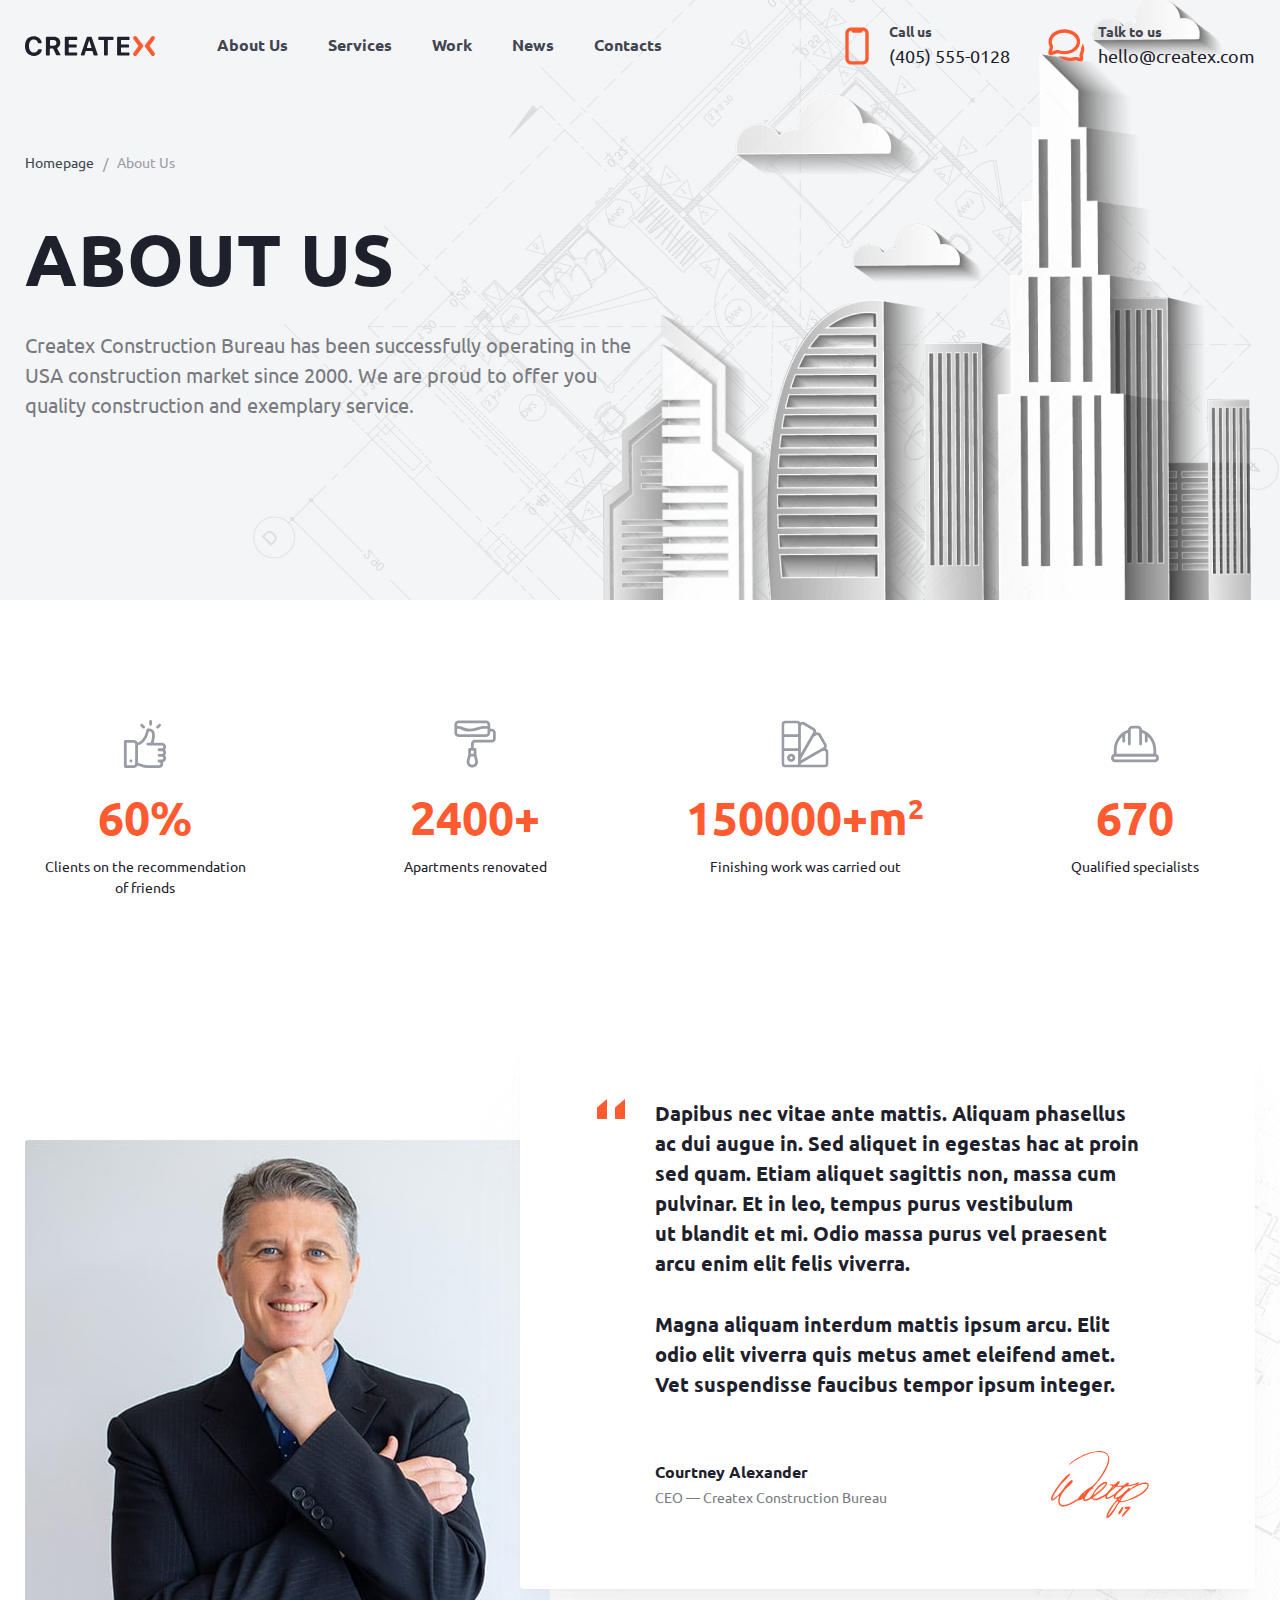
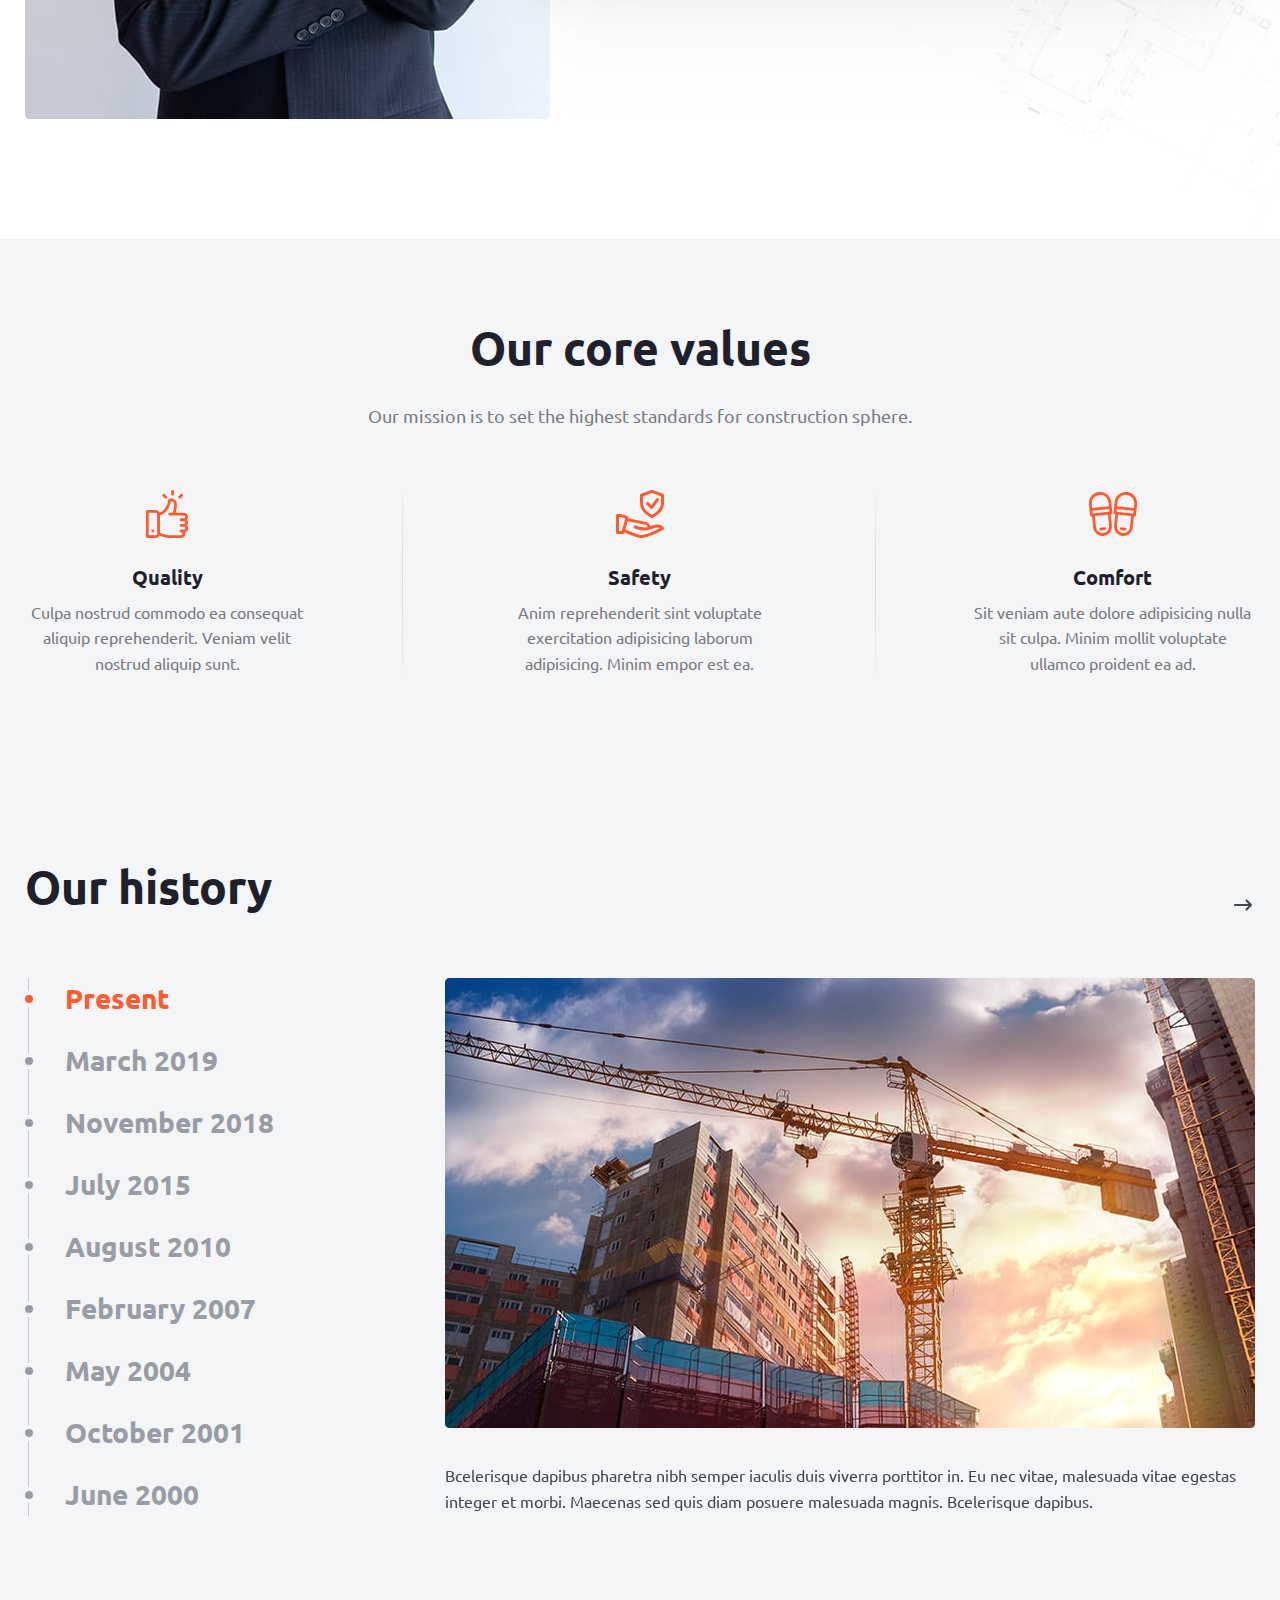
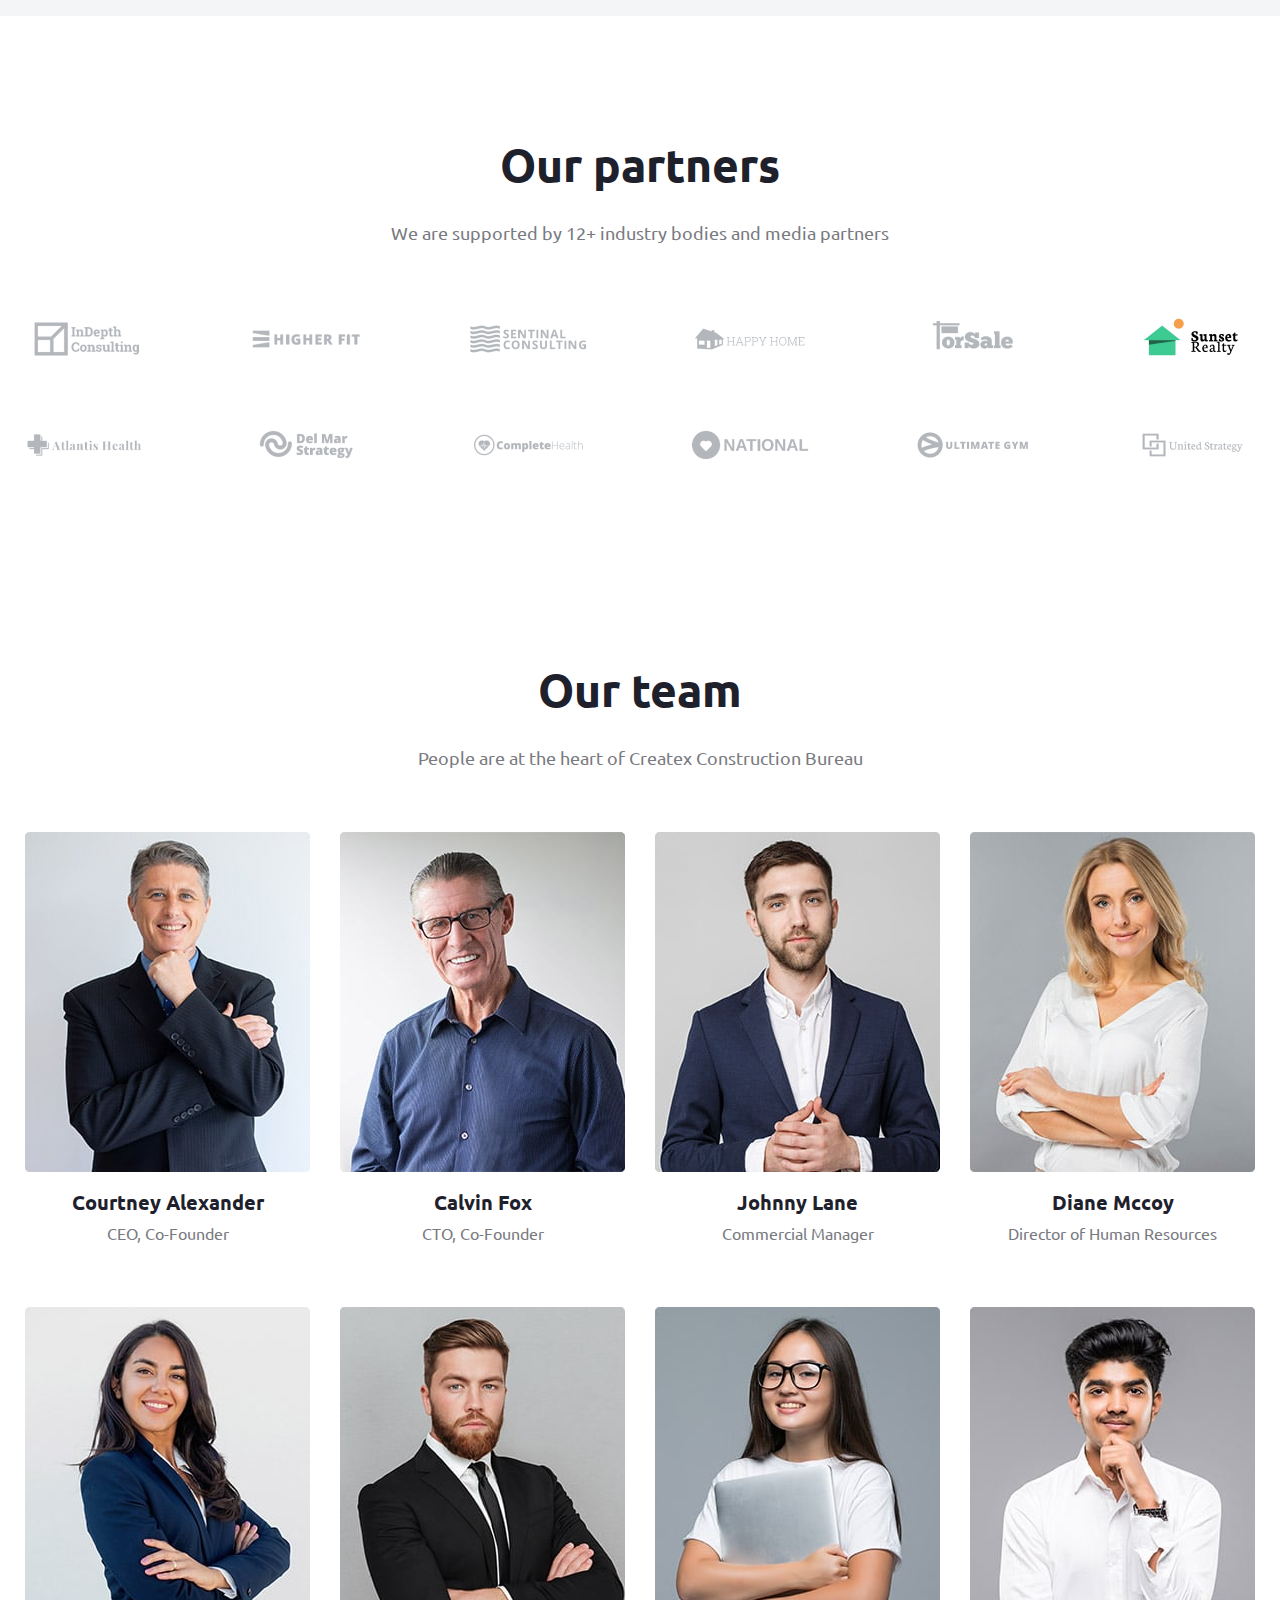
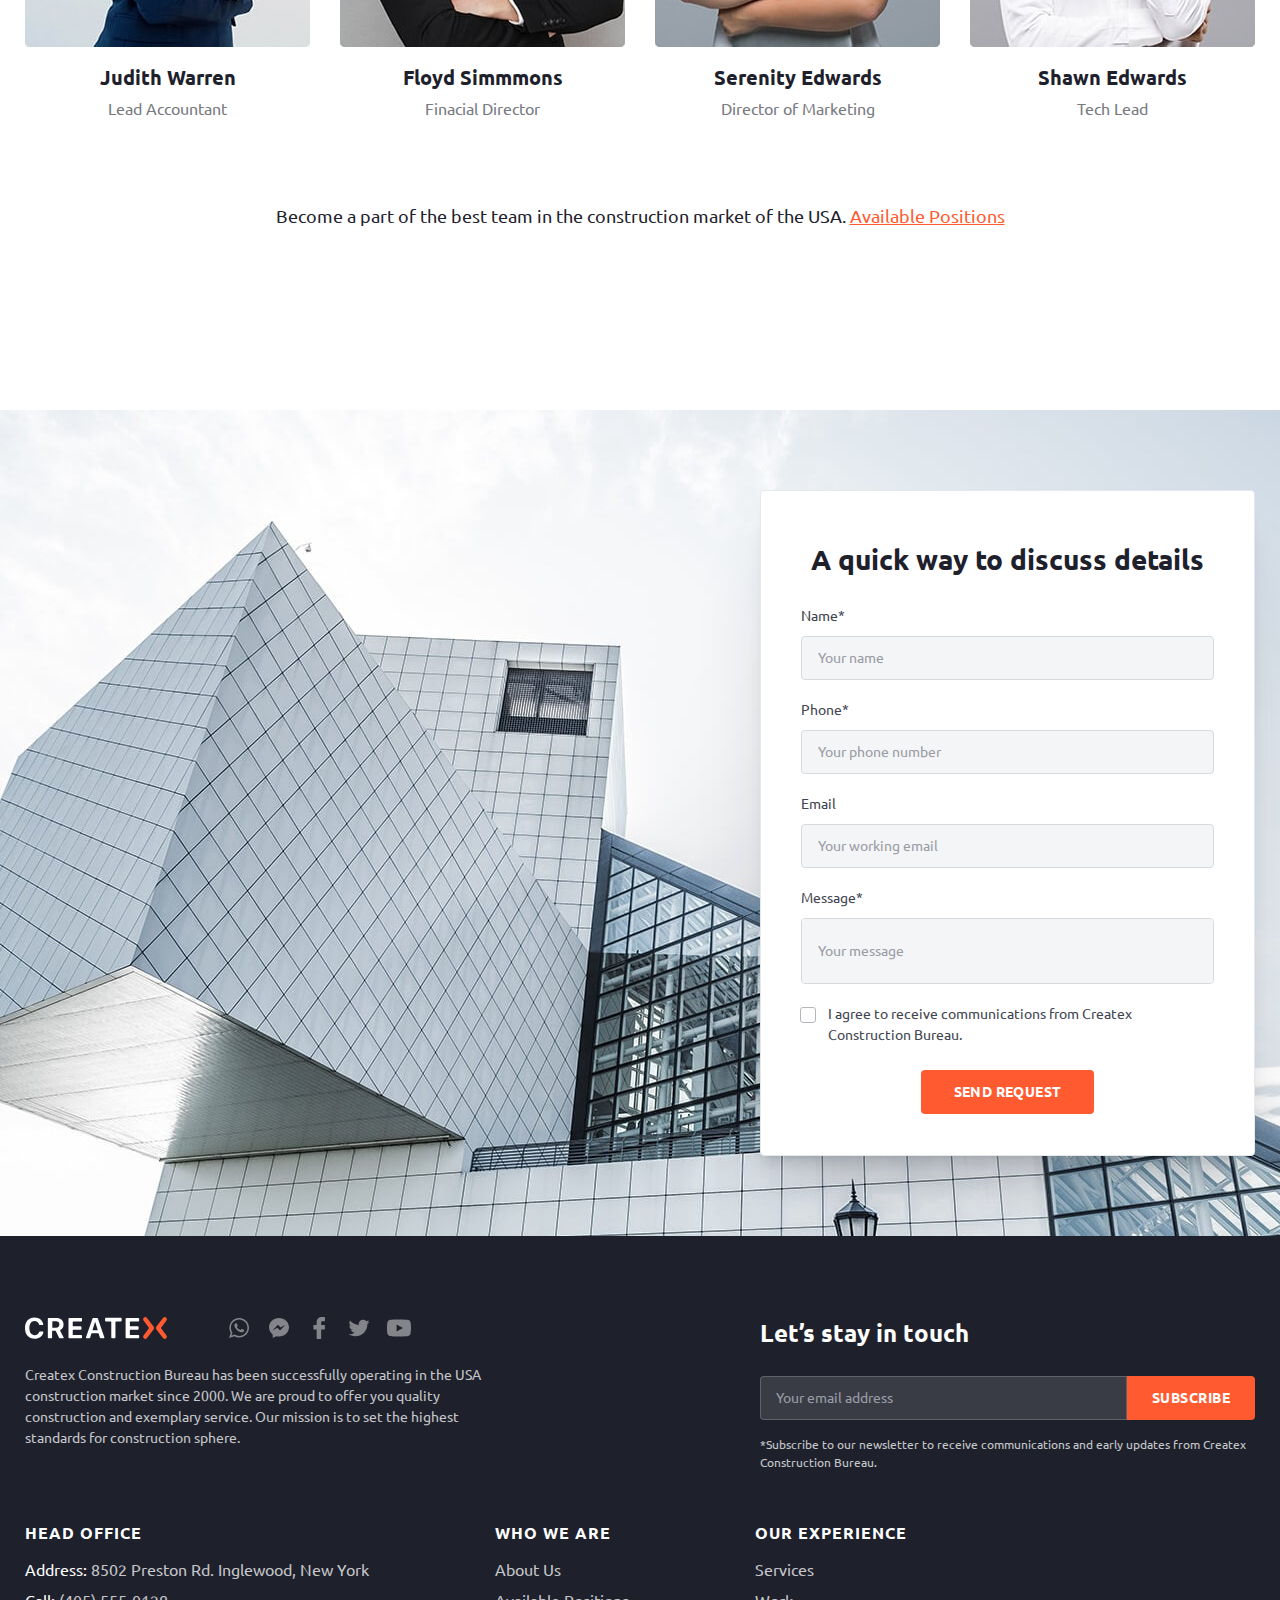
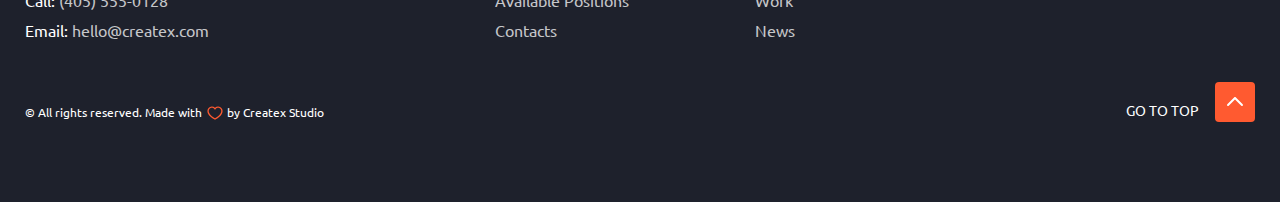
<file: about-us.html>
<!DOCTYPE html><html lang="en"><head><meta charset="UTF-8"/><meta http-equiv="X-UA-Compatible" content="IE=edge"/><meta name="viewport" content="width=device-width, initial-scale=1.0"/><meta name="theme-color" content="#111111"/><title>About us</title><link rel="icon" type="image/x-icon" href="./img/favicons/favicon.svg"><link rel="stylesheet" href="./css/main.css"/></head><body><header class="header header--secondary" id="header"><div class="container header__container"> <a class="logo" href="./../index.html"><img src="./img/logo/logo.svg" alt="Createx logo"/></a><nav class="header__nav nav "><ul class="nav__list"><li class="nav__item"> <a href="./../about-us.html" class="nav__link">About Us</a></li><li class="nav__item"> <a href="./../services.html" class="nav__link">Services</a></li><li class="nav__item"> <a href="./../our-work.html" class="nav__link">Work</a></li><li class="nav__item"> <a href="./../news.html" class="nav__link">News</a></li><li class="nav__item"> <a href="./../сontacts.html" class="nav__link">Contacts</a></li></ul></nav><div class="header-contacts"> <a href="tel:4055550128" class="header-contacts__link contacts-link contacts-link--call"><span class="contacts-link__caption">Call us</span> <span class="contacts-link__value">(405) 555-0128</span></a> <a href="mailto:hello@createx.com" class="header-contacts__link contacts-link contacts-link--mail"><span class="contacts-link__caption">Talk to&#160;us</span> <span class="contacts-link__value">hello@createx.com</span></a></div></div></header><main><section class="page-hero page-hero--about-us"><div class="container-half-left"><ul class="breadcrumbs page-hero__breadcrumbs"><li class="breadcrumbs__item"> <a href="./../index.html" class="breadcrumbs__link">Homepage</a></li><li class="breadcrumbs__item"> <a class="breadcrumbs__link">About Us</a></li></ul><h1 class="page-hero__title title title--h1">About Us</h1><p class="page-hero__desc main-descr"> Createx Construction Bureau has been successfully operating in&#160;the USA construction market since 2000. We are proud to offer you quality construction and exemplary service.</p></div></section><section class="facts-about-us"><h2 class="visually-hidden">Data about us</h2><div class="container"><ul class="facts-about-us__list"><li class="facts-about-us__item"><svg class="facts-about-us__icon"><use href="./img/svgsprite/sprite.symbol.svg#quality"></use></svg><h2 class="facts-about-us__title title title--h2">60%</h2><p class="facts-about-us__descr">Clients on&#160;the recommendation of&#160;friends</p></li><li class="facts-about-us__item"><svg class="facts-about-us__icon"><use href="./img/svgsprite/sprite.symbol.svg#repairs"></use></svg><h2 class="facts-about-us__title title title--h2">2400+</h2><p class="facts-about-us__descr">Apartments renovated</p></li><li class="facts-about-us__item"><svg class="facts-about-us__icon"><use href="./img/svgsprite/sprite.symbol.svg#design"></use></svg><h2 class="facts-about-us__title title title--h2">150000+m<sup>2</sup></h2><p class="facts-about-us__descr">Finishing work was carried out</p></li><li class="facts-about-us__item"><svg class="facts-about-us__icon"><use href="./img/svgsprite/sprite.symbol.svg#helmet"></use></svg><h2 class="facts-about-us__title title title--h2">670</h2><p class="facts-about-us__descr">Qualified specialists</p></li></ul></div></section><section class="interview"><h2 class="visually-hidden">Interview of&#160;our CEO</h2><div class="container interview__container"> <img class="interview__img" src="./img/about-us/CEO.jpg" alt="CEO Courtney Alexander"><div class="interview__content"><p class="interview__text title title--h3">Dapibus nec vitae ante mattis. Aliquam phasellus ac&#160;dui augue in. Sed aliquet in egestas hac at&#160;proin sed quam. Etiam aliquet sagittis non, massa cum pulvinar. Et&#160;in&#160;leo, tempus purus vestibulum ut&#160;blandit et&#160;mi. Odio massa purus vel praesent arcu enim elit felis viverra.</p><p class="interview__text title title--h3">Magna aliquam interdum mattis ipsum arcu. Elit odio elit viverra quis metus amet eleifend amet. Vet suspendisse faucibus tempor ipsum integer.</p><div class="interview__signature"><div class="interview__data"><p class="interview__name title title--h3">Courtney Alexander</p><p class="interview__position descr">CEO&#160;&#8212; Createx Construction Bureau</p></div><svg><use href="./img/svgsprite/sprite.symbol.svg#signature"></use></svg></div></div></div></section><section class="values section-offset values--about-us"><div class="container"><h2 class="values__title title title--center  title--h2 ">Our core values</h2><p class="descr descr--center"> Our mission is&#160;to&#160;set the highest standards for construction sphere.</p><ul class="values__list"><li class="values__item values__item--quality"><h3 class="values__subtitle title title--h3">Quality</h3><p class="values__descr"> Culpa nostrud commodo ea&#160;consequat aliquip reprehenderit. Veniam velit nostrud aliquip sunt.</p></li><li class="values__item values__item--safety"><h3 class="values__subtitle title title--h3">Safety</h3><p class="values__descr"> Anim reprehenderit sint voluptate exercitation adipisicing laborum adipisicing. Minim empor est ea.</p></li><li class="values__item values__item--comfort"><h3 class="values__subtitle title title--h3">Comfort</h3><p class="values__descr"> Sit veniam aute dolore adipisicing nulla sit culpa. Minim mollit voluptate ullamco proident ea&#160;ad.</p></li></ul></div></section><section class="history"><div class="container"><h2 class="history__title title title--h2">Our history</h2><div class="history__content grid"><div class="slider-nav"> <button type="button" class="slider-nav__btn button-prev"><svg class="slider-nav__icon"><use href="./img/svgsprite/sprite.symbol.svg#arrow-swiper"></use></svg></button> <button type="button" class="slider-nav__btn  button-next"><svg class="slider-nav__icon slider-nav__icon--next"><use href="./img/svgsprite/sprite.symbol.svg#arrow-swiper"></use></svg></button></div><ul class="history-nav"><li class="history-nav__item"> <button class="history-nav__btn history-nav__btn--active" type="button">Present</button></li><li class="history-nav__item"> <button class="history-nav__btn" type="button">March 2019</button></li><li class="history-nav__item"> <button class="history-nav__btn" type="button">November 2018</button></li><li class="history-nav__item"> <button class="history-nav__btn" type="button">July 2015</button></li><li class="history-nav__item"> <button class="history-nav__btn" type="button">August 2010</button></li><li class="history-nav__item"> <button class="history-nav__btn" type="button">February 2007</button></li><li class="history-nav__item"> <button class="history-nav__btn" type="button">May 2004</button></li><li class="history-nav__item"> <button class="history-nav__btn" type="button">October 2001</button></li><li class="history-nav__item"> <button class="history-nav__btn" type="button">June 2000</button></li></ul><div class="history__item history-slider swiper"><div class="swiper-wrapper"><div class="swiper-slide"> <img src="./img/about-us/history-present.jpg" alt="Start our history" class="history__image"><p class="history__descr"> Bcelerisque dapibus pharetra nibh semper iaculis duis viverra porttitor&#160;in. Eu nec vitae, malesuada vitae egestas integer et&#160;morbi. Maecenas sed quis diam posuere malesuada magnis. Bcelerisque dapibus.</p></div><div class="swiper-slide"> <img src="./img/about-us/history-present.jpg" alt="Start our history" class="history__image"><p class="history__descr"> Bcelerisque dapibus pharetra nibh semper iaculis duis viverra porttitor&#160;in. Eu nec vitae, malesuada vitae egestas integer et&#160;morbi. Maecenas sed quis diam posuere malesuada magnis. Bcelerisque dapibus.</p></div><div class="swiper-slide"> <img src="./img/about-us/history-present.jpg" alt="Start our history" class="history__image"><p class="history__descr"> Bcelerisque dapibus pharetra nibh semper iaculis duis viverra porttitor&#160;in. Eu nec vitae, malesuada vitae egestas integer et&#160;morbi. Maecenas sed quis diam posuere malesuada magnis. Bcelerisque dapibus.</p></div><div class="swiper-slide"> <img src="./img/about-us/history-present.jpg" alt="Start our history" class="history__image"><p class="history__descr"> Bcelerisque dapibus pharetra nibh semper iaculis duis viverra porttitor&#160;in. Eu nec vitae, malesuada vitae egestas integer et&#160;morbi. Maecenas sed quis diam posuere malesuada magnis. Bcelerisque dapibus.</p></div><div class="swiper-slide"> <img src="./img/about-us/history-present.jpg" alt="Start our history" class="history__image"><p class="history__descr"> Bcelerisque dapibus pharetra nibh semper iaculis duis viverra porttitor&#160;in. Eu nec vitae, malesuada vitae egestas integer et&#160;morbi. Maecenas sed quis diam posuere malesuada magnis. Bcelerisque dapibus.</p></div><div class="swiper-slide"> <img src="./img/about-us/history-present.jpg" alt="Start our history" class="history__image"><p class="history__descr"> Bcelerisque dapibus pharetra nibh semper iaculis duis viverra porttitor&#160;in. Eu nec vitae, malesuada vitae egestas integer et&#160;morbi. Maecenas sed quis diam posuere malesuada magnis. Bcelerisque dapibus.</p></div><div class="swiper-slide"> <img src="./img/about-us/history-present.jpg" alt="Start our history" class="history__image"><p class="history__descr"> Bcelerisque dapibus pharetra nibh semper iaculis duis viverra porttitor&#160;in. Eu nec vitae, malesuada vitae egestas integer et&#160;morbi. Maecenas sed quis diam posuere malesuada magnis. Bcelerisque dapibus.</p></div><div class="swiper-slide"> <img src="./img/about-us/history-present.jpg" alt="Start our history" class="history__image"><p class="history__descr"> Bcelerisque dapibus pharetra nibh semper iaculis duis viverra porttitor&#160;in. Eu nec vitae, malesuada vitae egestas integer et&#160;morbi. Maecenas sed quis diam posuere malesuada magnis. Bcelerisque dapibus.</p></div><div class="swiper-slide"> <img src="./img/about-us/history-present.jpg" alt="Start our history" class="history__image"><p class="history__descr"> Bcelerisque dapibus pharetra nibh semper iaculis duis viverra porttitor&#160;in. Eu nec vitae, malesuada vitae egestas integer et&#160;morbi. Maecenas sed quis diam posuere malesuada magnis. Bcelerisque dapibus.</p></div></div></div></div></div></section><section class="our-clients our-clients--partners"><div class="container"><h2 class="our-clients__title  title title--center  title--h2 ">Our partners</h2><p class="descr descr--center"> We&#160;are supported by&#160;12+ industry bodies and media partners</p><ul class="partners-section__list partners-section__list--partners"><li class="partners-section__item"> <a href="#!" class="partners-section__link"><img src="./img/partners/client-logo1.png" alt="Partner logo"/></a></li><li class="partners-section__item"> <a href="#!" class="partners-section__link"><img src="./img/partners/client-logo2.png" alt="Partner logo"/></a></li><li class="partners-section__item"> <a href="#!" class="partners-section__link"><img src="./img/partners/client-logo3.png" alt="Partner logo"/></a></li><li class="partners-section__item"> <a href="#!" class="partners-section__link"><img src="./img/partners/client-logo4.png" alt="Partner logo"/></a></li><li class="partners-section__item"> <a href="#!" class="partners-section__link"><img src="./img/partners/client-logo5.png" alt="Partner logo"/></a></li><li class="partners-section__item"> <a href="#!" class="partners-section__link"><img src="./img/partners/client-logo6.png" alt="Partner logo"/></a></li><li class="partners-section__item"> <a href="#!" class="partners-section__link"><img src="./img/partners/client-logo7.png" alt="Partner logo"/></a></li><li class="partners-section__item"> <a href="#!" class="partners-section__link"><img src="./img/partners/client-logo8.png" alt="Partner logo"/></a></li><li class="partners-section__item"> <a href="#!" class="partners-section__link"><img src="./img/partners/client-logo9.png" alt="Partner logo"/></a></li><li class="partners-section__item"> <a href="#!" class="partners-section__link"><img src="./img/partners/client-logo10.png" alt="Partner logo"/></a></li><li class="partners-section__item"> <a href="#!" class="partners-section__link"><img src="./img/partners/client-logo11.png" alt="Partner logo"/></a></li><li class="partners-section__item"> <a href="#!" class="partners-section__link"><img src="./img/partners/client-logo12.png" alt="Partner logo"/></a></li></ul></div></section><section class="team"><div class="container"><h2 class="team__title title title--center  title--h2 ">Our team</h2><p class="descr descr--center"> People are at&#160;the heart of&#160;Createx Construction Bureau</p><ul class="team__list grid grid--two-row"><li class="team-card"><div class="team-card__top"> <img class="team-card__img" src="./img/team/Courtney-Alexander.jpg" alt="Foto Courtney Alexander"><ul class="team-card__social"><li class="team-card__item"> <a href="#!" class="team-card__link" aria-label="Linked-in"><svg><use href="./img/svgsprite/sprite.symbol.svg#linked-in"></use></svg></a></li><li class="team-card__item"> <a href="#!" class="team-card__link" aria-label="Twitter"><svg><use href="./img/svgsprite/sprite.symbol.svg#twitter-contrast"></use></svg></a></li><li class="team-card__item"> <a href="#!" class="team-card__link" aria-label="Facebook"><svg><use href="./img/svgsprite/sprite.symbol.svg#facebook-contrast"></use></svg></a></li></ul></div><div class="team-card__descr"><h3 class="team-card__name title title--h3">Courtney Alexander</h3><p class="team-card__position">CEO, Co-Founder</p></div></li><li class="team-card"><div class="team-card__top"> <img class="team-card__img" src="./img/team/Calvin-Fox.jpg" alt="Foto Calvin Fox"><ul class="team-card__social"><li class="team-card__item"> <a href="#!" class="team-card__link" aria-label="Linked-in"><svg><use href="./img/svgsprite/sprite.symbol.svg#linked-in"></use></svg></a></li><li class="team-card__item"> <a href="#!" class="team-card__link" aria-label="Twitter"><svg><use href="./img/svgsprite/sprite.symbol.svg#twitter-contrast"></use></svg></a></li><li class="team-card__item"> <a href="#!" class="team-card__link" aria-label="Facebook"><svg><use href="./img/svgsprite/sprite.symbol.svg#facebook-contrast"></use></svg></a></li></ul></div><div class="team-card__descr"><h3 class="team-card__name title title--h3">Calvin Fox</h3><p class="team-card__position">CTO, Co-Founder</p></div></li><li class="team-card"><div class="team-card__top"> <img class="team-card__img" src="./img/team/Johnny-Lane.jpg" alt="Foto Johnny Lane"><ul class="team-card__social"><li class="team-card__item"> <a href="#!" class="team-card__link" aria-label="Linked-in"><svg><use href="./img/svgsprite/sprite.symbol.svg#linked-in"></use></svg></a></li><li class="team-card__item"> <a href="#!" class="team-card__link" aria-label="Twitter"><svg><use href="./img/svgsprite/sprite.symbol.svg#twitter-contrast"></use></svg></a></li><li class="team-card__item"> <a href="#!" class="team-card__link" aria-label="Facebook"><svg><use href="./img/svgsprite/sprite.symbol.svg#facebook-contrast"></use></svg></a></li></ul></div><div class="team-card__descr"><h3 class="team-card__name title title--h3">Johnny Lane</h3><p class="team-card__position">Commercial Manager</p></div></li><li class="team-card"><div class="team-card__top"> <img class="team-card__img" src="./img/team/Diane-Mccoy.jpg" alt="Foto Diane Mccoy"><ul class="team-card__social"><li class="team-card__item"> <a href="#!" class="team-card__link" aria-label="Linked-in"><svg><use href="./img/svgsprite/sprite.symbol.svg#linked-in"></use></svg></a></li><li class="team-card__item"> <a href="#!" class="team-card__link" aria-label="Twitter"><svg><use href="./img/svgsprite/sprite.symbol.svg#twitter-contrast"></use></svg></a></li><li class="team-card__item"> <a href="#!" class="team-card__link" aria-label="Facebook"><svg><use href="./img/svgsprite/sprite.symbol.svg#facebook-contrast"></use></svg></a></li></ul></div><div class="team-card__descr"><h3 class="team-card__name title title--h3">Diane Mccoy</h3><p class="team-card__position">Director of&#160;Human Resources</p></div></li><li class="team-card"><div class="team-card__top"> <img class="team-card__img" src="./img/team/Judith-Warren.jpg" alt="Foto Judith Warren"><ul class="team-card__social"><li class="team-card__item"> <a href="#!" class="team-card__link" aria-label="Linked-in"><svg><use href="./img/svgsprite/sprite.symbol.svg#linked-in"></use></svg></a></li><li class="team-card__item"> <a href="#!" class="team-card__link" aria-label="Twitter"><svg><use href="./img/svgsprite/sprite.symbol.svg#twitter-contrast"></use></svg></a></li><li class="team-card__item"> <a href="#!" class="team-card__link" aria-label="Facebook"><svg><use href="./img/svgsprite/sprite.symbol.svg#facebook-contrast"></use></svg></a></li></ul></div><div class="team-card__descr"><h3 class="team-card__name title title--h3">Judith Warren</h3><p class="team-card__position">Lead Accountant</p></div></li><li class="team-card"><div class="team-card__top"> <img class="team-card__img" src="./img/team/Floyd-Simmmons.jpg" alt="Foto Floyd Simmmons"><ul class="team-card__social"><li class="team-card__item"> <a href="#!" class="team-card__link" aria-label="Linked-in"><svg><use href="./img/svgsprite/sprite.symbol.svg#linked-in"></use></svg></a></li><li class="team-card__item"> <a href="#!" class="team-card__link" aria-label="Twitter"><svg><use href="./img/svgsprite/sprite.symbol.svg#twitter-contrast"></use></svg></a></li><li class="team-card__item"> <a href="#!" class="team-card__link" aria-label="Facebook"><svg><use href="./img/svgsprite/sprite.symbol.svg#facebook-contrast"></use></svg></a></li></ul></div><div class="team-card__descr"><h3 class="team-card__name title title--h3">Floyd Simmmons</h3><p class="team-card__position">Finacial Director</p></div></li><li class="team-card"><div class="team-card__top"> <img class="team-card__img" src="./img/team/Serenity-Edwards.jpg" alt="Foto Serenity Edwards"><ul class="team-card__social"><li class="team-card__item"> <a href="#!" class="team-card__link" aria-label="Linked-in"><svg><use href="./img/svgsprite/sprite.symbol.svg#linked-in"></use></svg></a></li><li class="team-card__item"> <a href="#!" class="team-card__link" aria-label="Twitter"><svg><use href="./img/svgsprite/sprite.symbol.svg#twitter-contrast"></use></svg></a></li><li class="team-card__item"> <a href="#!" class="team-card__link" aria-label="Facebook"><svg><use href="./img/svgsprite/sprite.symbol.svg#facebook-contrast"></use></svg></a></li></ul></div><div class="team-card__descr"><h3 class="team-card__name title title--h3">Serenity Edwards</h3><p class="team-card__position">Director of&#160;Marketing</p></div></li><li class="team-card"><div class="team-card__top"> <img class="team-card__img" src="./img/team/Shawn-Edwards.jpg" alt="Foto Shawn Edwards"><ul class="team-card__social"><li class="team-card__item"> <a href="#!" class="team-card__link" aria-label="Linked-in"><svg><use href="./img/svgsprite/sprite.symbol.svg#linked-in"></use></svg></a></li><li class="team-card__item"> <a href="#!" class="team-card__link" aria-label="Twitter"><svg><use href="./img/svgsprite/sprite.symbol.svg#twitter-contrast"></use></svg></a></li><li class="team-card__item"> <a href="#!" class="team-card__link" aria-label="Facebook"><svg><use href="./img/svgsprite/sprite.symbol.svg#facebook-contrast"></use></svg></a></li></ul></div><div class="team-card__descr"><h3 class="team-card__name title title--h3">Shawn Edwards</h3><p class="team-card__position">Tech Lead</p></div></li></ul><p class="team__text descr descr--center">Become a&#160;part of&#160;the best team in&#160;the construction market of&#160;the USA. <a href="./../position.html">Available Positions</a></p></div></section><section class="contacts-section"><h2 class="visually-hidden">Contacts</h2><div class="container contacts-section__container"><div class="contacts-section__form contacts-form" id="contacts-form"><h4 class="contacts-form__title title title--h4 title--center">A&#160;quick way to&#160;discuss details</h4><form class="form" action="/submit_request" method="post"> <label class="form-field contacts-form__field" for="name"><span class="form-field__caption">Name*</span> <input class="form-field__input form-field__input--gray" type="text" id="name" name="name" placeholder="Your name" autocomplete="given-name" required/></label> <label class="form-field contacts-form__field" for="phone"><span class="form-field__caption">Phone*</span> <input class="form-field__input form-field__input--gray" type="tel" id="phone" name="phone" placeholder="Your phone number" autocomplete="off" required/></label> <label class="form-field contacts-form__field" for="email"><span class="form-field__caption">Email</span> <input class="form-field__input form-field__input--gray" type="email" id="email" name="email" placeholder="Your working email" autocomplete="off"/></label> <label class="form-field contacts-form__field" for="message"><span class="form-field__caption">Message*</span><textarea type="text" class="form-field__input form-field__input--gray form-field__input--tall " id="message" name="message" placeholder="Your message" required></textarea></label> <label class="custom-checkbox contacts-form__checkbox"><input type="checkbox" class="custom-checkbox__input" required/> <span class="custom-checkbox__text">I&#160;agree to&#160;receive communications from Createx Construction Bureau.</span></label><div class="centered"> <button class="contacts-form__btn btn btn--fill btn--fill-primary" type="submit"> Send Request</button></div></form></div></div></section></main><footer class="footer"><div class="container "><div class="footer__up"><div class="footer__left"><div class="footer__target"> <a class="footer__logo logo " href="#!"><img src="./img/logo/footer-logo.svg" alt="Createx logo"/></a><ul class="footer-social"><li class="footer-social__item"> <a href="#!" target="_blank" class="footer-social__link" aria-label="WhatsApp"><svg class=" footer-social__icon "><use href="./img/svgsprite/sprite.symbol.svg#whatsapp"></use></svg></a></li><li class="footer-social__item"> <a href="#!" target="_blank" class="footer-social__link" aria-label="Messanger"><svg class=" footer-social__icon "><use href="./img/svgsprite/sprite.symbol.svg#messanger"></use></svg></a></li><li class="footer-social__item"> <a href="#!" target="_blank" class="footer-social__link" aria-label="Facebook"><svg class=" footer-social__icon "><use href="./img/svgsprite/sprite.symbol.svg#facebook"></use></svg></a></li><li class="footer-social__item"> <a href="#!" target="_blank" class="footer-social__link" aria-label="Twitter"><svg class=" footer-social__icon "><use href="./img/svgsprite/sprite.symbol.svg#twitter"></use></svg></a></li><li class="footer-social__item"> <a href="#!" target="_blank" class="footer-social__link" aria-label="YouTube"><svg class=" footer-social__icon "><use href="./img/svgsprite/sprite.symbol.svg#youtube"></use></svg></a></li></ul></div><p class="footer__descr"> Createx Construction Bureau has been successfully operating in&#160;the USA construction market since 2000. We&#160;are proud to&#160;offer you quality construction and exemplary service. Our mission is&#160;to&#160;set the highest standards for construction sphere.</p></div><div class="footer__right"><form action="#" class="footer-form"><h3 class="footer-form__subtitle">Let&#8217;s stay in&#160;touch</h3> <label class="footer-form__label" for="email"><input class="footer-form__input " type="email" id="email" name="email" placeholder="Your email address" required/> <button class="footer-form__btn" type="submit"> subscribe</button></label><p class="footer-form__descr"> *Subscribe to&#160;our newsletter to&#160;receive communications and early updates from Createx Construction Bureau.</p></form></div></div><div class="footer__middle"><address class="footer-address"><h3 class="footer-address__title footer-title">Head office</h3><ul class="footer-address__list"><li class="footer-address__item"> <a href="https://maps.app.goo.gl/TbzB8VneQcP5iPEg7" class="footer__link"><span class="footer-address__name">Address:</span> 8502 Preston&#160;Rd. Inglewood, New York</a></li><li class="footer-address__item"> <a href="tel:4055550128" class="footer__link"><span class="footer-address__name">Call:</span> (405) 555-0128</a></li><li class="footer-address__item"> <a href="mailto:hello@createx.com" class="footer__link"><span class="footer-address__name">Email:</span> hello@createx.com</a></li></ul></address><nav class="footer-nav"><h3 class="footer-nav__title footer-title">Who we&#160;are</h3><ul class="footer-nav__list"><li class="footer-nav__item"><a href="#!" class="footer__link">About Us</a></li><li class="footer-nav__item"><a href="#!" class="footer__link">Available Positions</a></li><li class="footer-nav__item"><a href="#!" class="footer__link">Contacts</a></li></ul></nav><nav class="footer-nav"><h3 class="footer-nav__title footer-title">Our experience</h3><ul class="footer-nav__list"><li class="footer-nav__item"><a href="#!" class="footer__link">Services</a></li><li class="footer-nav__item"><a href="#!" class="footer__link">Work</a></li><li class="footer-nav__item"><a href="#!" class="footer__link">News</a></li></ul></nav></div><div class="footer__down"> <small class="footer-copirights">&#169; All rights reserved. Made with&#160;<svg class="footer-copirights__icon"><use href="./img/svgsprite/sprite.symbol.svg#heart"></use></svg>by&#160;Createx Studio</small><a href="#header" class="footer-top"><p class="footer-top__text">Go&#160;to&#160;top</p> <button type="button" class="footer-top__btn"><svg class="footer-top__icon "><use href="./img/svgsprite/sprite.symbol.svg#up-chevron"></use></svg></button></a></div></div></footer><script src="./js/index.bundle.js"></script></body></html>
</file>
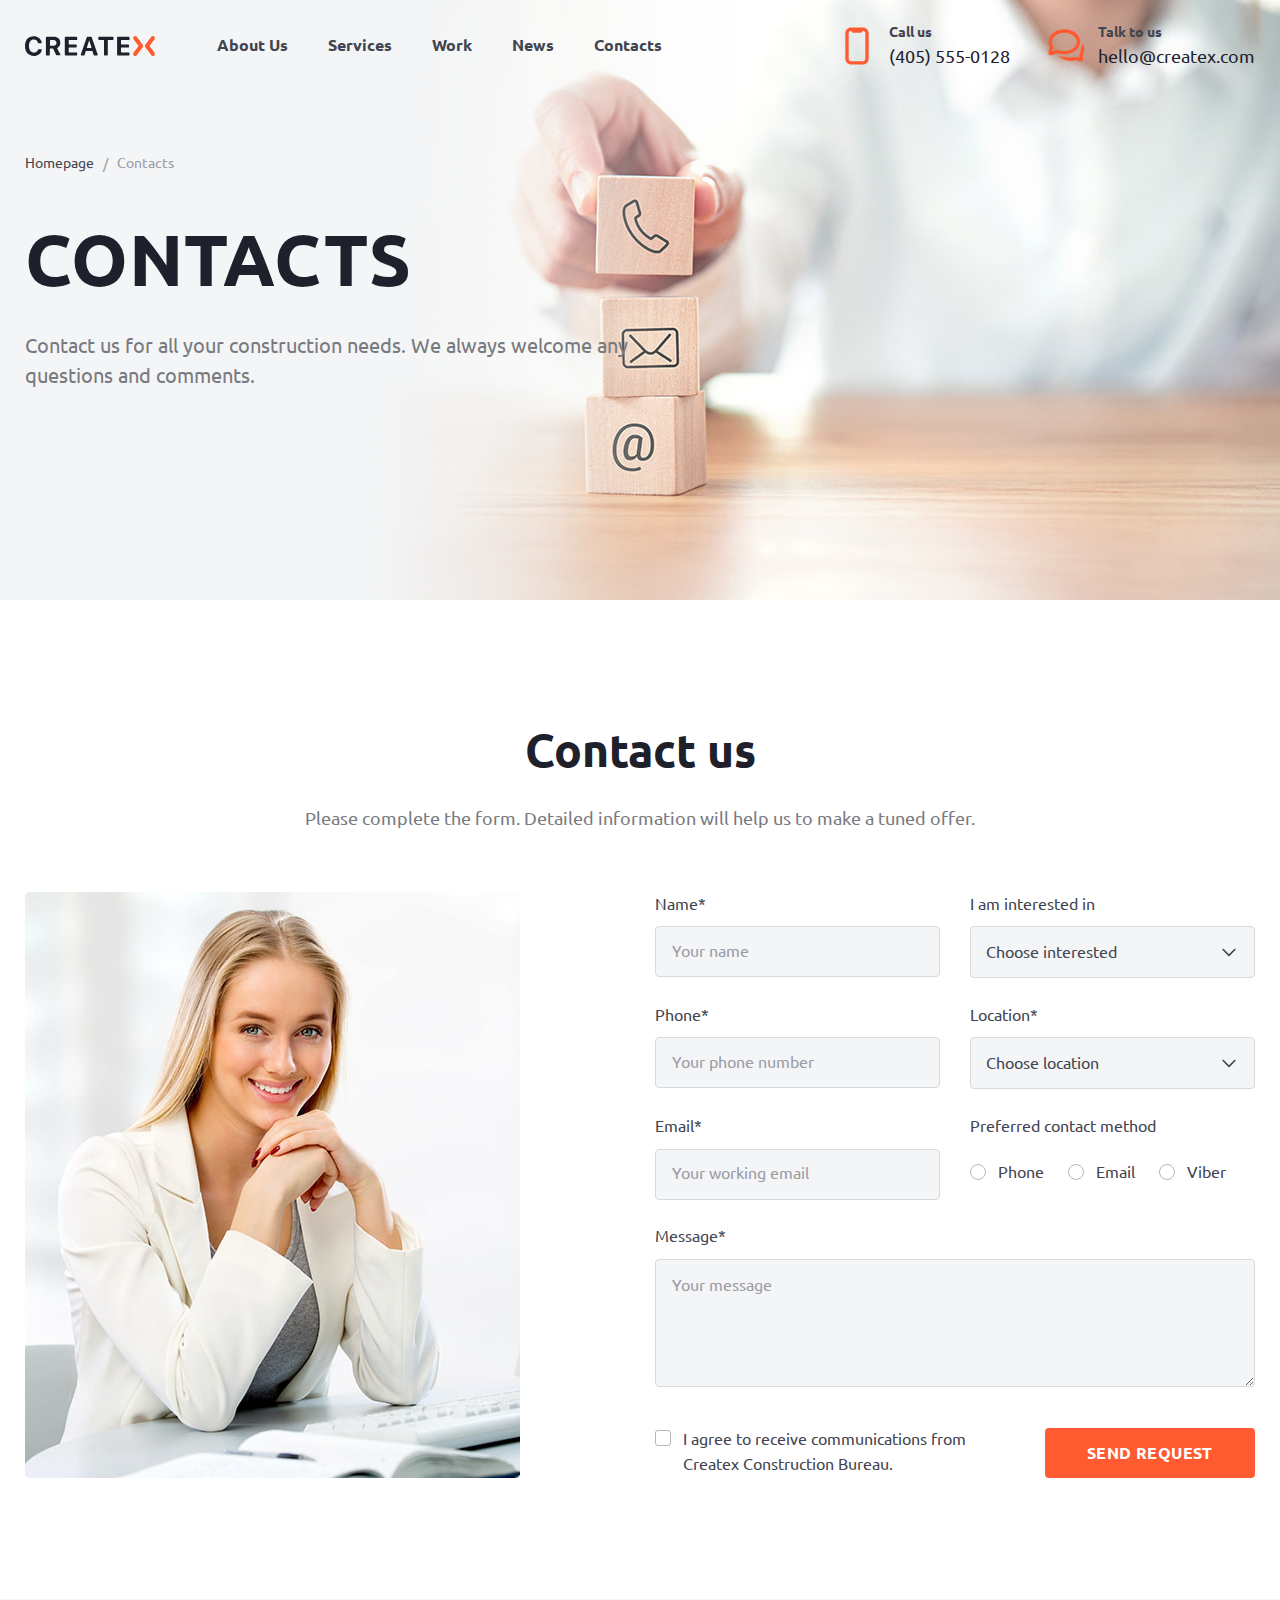
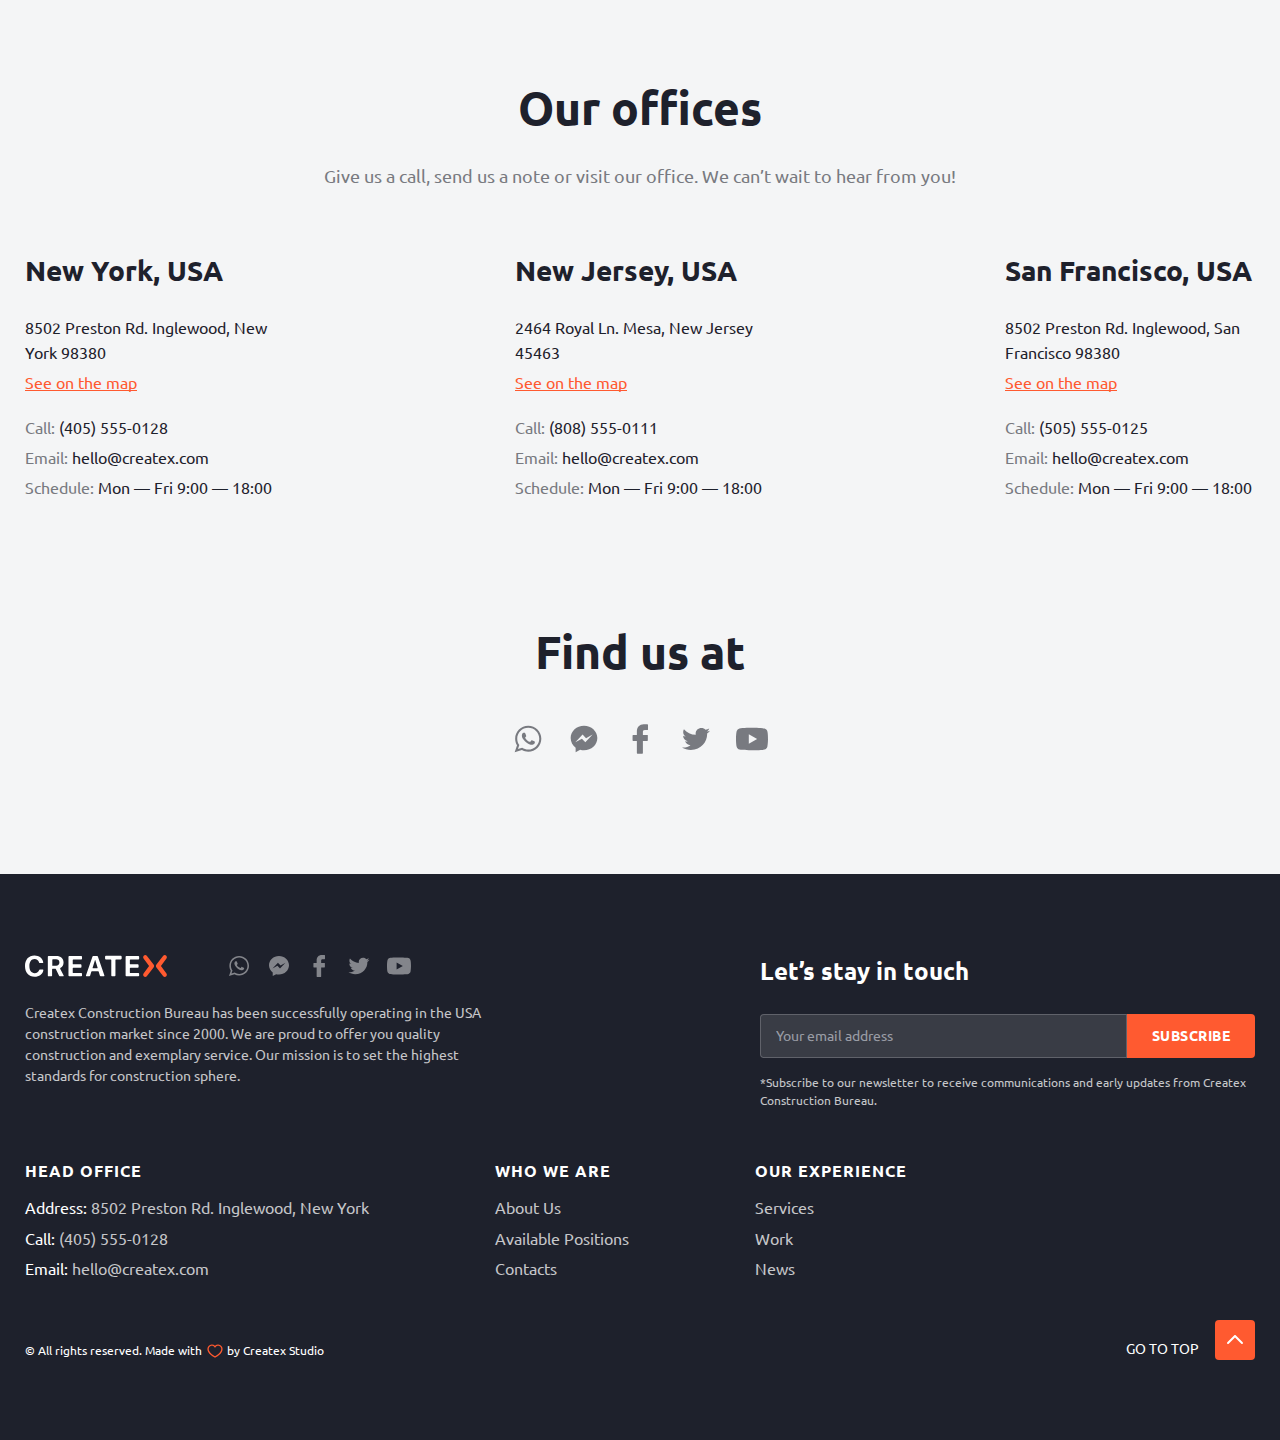
<file: contacts.html>
<!DOCTYPE html><html lang="en"><head><meta charset="UTF-8"/><meta http-equiv="X-UA-Compatible" content="IE=edge"/><meta name="viewport" content="width=device-width, initial-scale=1.0"/><meta name="theme-color" content="#111111"/><title>Contacts</title><link rel="icon" type="image/x-icon" href="./img/favicons/favicon.svg"><link rel="stylesheet" href="./css/main.css"/></head><body><header class="header header--secondary" id="header"><div class="container header__container"> <a class="logo" href="./../index.html"><img src="./img/logo/logo.svg" alt="Createx logo"/></a><nav class="header__nav nav "><ul class="nav__list"><li class="nav__item"> <a href="./../about-us.html" class="nav__link">About Us</a></li><li class="nav__item"> <a href="./../services.html" class="nav__link">Services</a></li><li class="nav__item"> <a href="./../our-work.html" class="nav__link">Work</a></li><li class="nav__item"> <a href="./../news.html" class="nav__link">News</a></li><li class="nav__item"> <a href="./../сontacts.html" class="nav__link">Contacts</a></li></ul></nav><div class="header-contacts"> <a href="tel:4055550128" class="header-contacts__link contacts-link contacts-link--call"><span class="contacts-link__caption">Call us</span> <span class="contacts-link__value">(405) 555-0128</span></a> <a href="mailto:hello@createx.com" class="header-contacts__link contacts-link contacts-link--mail"><span class="contacts-link__caption">Talk to&#160;us</span> <span class="contacts-link__value">hello@createx.com</span></a></div></div></header><main><section class="page-hero page-hero--contacts"><div class="container-half-left"><ul class="breadcrumbs page-hero__breadcrumbs"><li class="breadcrumbs__item"> <a href="./../index.html" class="breadcrumbs__link">Homepage</a></li><li class="breadcrumbs__item"> <a class="breadcrumbs__link">Contacts</a></li></ul><h1 class="page-hero__title title title--h1">Contacts</h1><p class="page-hero__desc main-descr"> Contact us&#160;for all your construction needs. We&#160;always welcome any questions and comments.</p></div></section><section class="contacts"><div class="container"><h2 class="contacts__title title title--h2 title--center">Contact us</h2><p class="descr descr--center"> Please complete the form. Detailed information will help us&#160;to&#160;make a&#160;tuned offer.</p><div class="contacts__content grid"> <img class="contacts__img" src="./img/contact/hh-manager.jpg" srcset="./img/contact/hh-manager@2x.jpg" alt="Our manager" aria-hidden="true"><div class="contacts__right"><form action="#" class="contacts__form"> <label for="name" class="contacts__field form-field"><span class="form-field__caption form-field__caption--post ">Name*</span> <input class="form-field__input form-field__input--post" type="text" id="name" name="name" placeholder="Your name" required/></label> <label for="interested" class="contacts__field form-field"><span class="form-field__caption form-field__caption--post ">I&#160;am&#160;interested in</span> <select name="interested" id="interested" class="form-field__select"><option value="">Choose interested</option><option value="Interior_Design">Interior Design</option></select></label> <label class="contacts__field form-field" for="tel"><span class="form-field__caption form-field__caption--post ">Phone*</span> <input class="form-field__input form-field__input--post" type="tel" id="tel" name="tel" placeholder="Your phone number" required/></label> <label for="location" class="contacts__field form-field"><span class="form-field__caption form-field__caption--post ">Location*</span> <select name="location" id="location" class="form-field__select" required><option value="">Choose location</option><option value="New_York">New York</option><option value="New_Jersey">New Jersey</option><option value="San_Francisco">San Francisco</option></select></label> <label class="contacts__field form-field" for="email"><span class="form-field__caption form-field__caption--post ">Email*</span> <input class="form-field__input form-field__input--post" type="email" id="email" name="email" placeholder="Your working email" required/></label><fieldset class="form-field contacts__field"><legend class="form-field__caption form-field__caption--post ">Preferred contact method</legend><div class="form-field__flex"> <label class="custom-radio contacts__radio"><input type="radio" name="contact_method" class="custom-radio__input" value="Phone"/> <span class="custom-radio__text">Phone</span></label> <label class="custom-radio contacts__radio"><input type="radio" name="contact_method" class="custom-radio__input" value="Email"/> <span class="custom-radio__text">Email</span></label> <label class="custom-radio contacts__radio"><input type="radio" name="contact_method" class="custom-radio__input" value="Viber"/> <span class="custom-radio__text">Viber</span></label></div></fieldset> <label class="contacts__field contacts__field--message  form-field" for="message"><span class="form-field__caption form-field__caption--post ">Message*</span><textarea class="form-field__input form-field__input--contacts" type="text" id="message" name="message" placeholder="Your message" required></textarea></label><div class="contacts__bottom"> <label class="custom-checkbox contacts__checkbox"><input type="checkbox" class="custom-checkbox__input" required/> <span class="custom-checkbox__text">I&#160;agree to&#160;receive communications from Createx Construction Bureau.</span></label> <button class="contacts__btn btn btn--fill-primary" type="submit"> Send Request</button></div></form></div></div></div></section><section class="contacts-info"><div class="container"><h2 class="contacts-info__title title title--center  title--h2 ">Our offices</h2><p class="descr descr--center"> Give us&#160;a&#160;call, send us&#160;a&#160;note or&#160;visit our office. We&#160;can&#8217;t wait to&#160;hear from you!</p><ul class="contacts-info__list"><li class="contacts-info__item"><h3 class="contacts-info__subtitle title title--h4">New York, USA</h3><address class="contacts-info__addres"> 8502 Preston&#160;Rd. Inglewood, New York 98380</address> <a href="#!" class="contacts-info__link">See on&#160;the map</a><div class="contacts-info__bottom"> <a href="tel:4055550128" class="contacts-info__value"><span class="contacts-info__element">Call:</span> (405) 555-0128</a> <a href="mailto:hello@createx.com" class="contacts-info__value"><span class="contacts-info__element">Email:</span> hello@createx.com</a><p class="contacts-info__value"> <span class="contacts-info__element">Schedule:</span> Mon&#160;&#8212; Fri 9:00&#160;&#8212; 18:00</p></div></li><li class="contacts-info__item"><h3 class="contacts-info__subtitle title title--h4">New Jersey, USA</h3><address class="contacts-info__addres"> 2464 Royal&#160;Ln. Mesa, New Jersey 45463</address> <a href="#!" class="contacts-info__link">See on&#160;the map</a><div class="contacts-info__bottom"> <a href="tel:8085550111" class="contacts-info__value"><span class="contacts-info__element">Call:</span> (808) 555-0111</a> <a href="mailto:hello@createx.com" class="contacts-info__value"><span class="contacts-info__element">Email:</span> hello@createx.com</a><p class="contacts-info__value"> <span class="contacts-info__element">Schedule:</span> Mon&#160;&#8212; Fri 9:00&#160;&#8212; 18:00</p></div></li><li class="contacts-info__item"><h3 class="contacts-info__subtitle title title--h4">San Francisco, USA</h3><address class="contacts-info__addres"> 8502 Preston&#160;Rd. Inglewood, San Francisco 98380</address> <a href="#!" class="contacts-info__link">See on&#160;the map</a><div class="contacts-info__bottom"> <a href="tel:5055550125" class="contacts-info__value"><span class="contacts-info__element">Call:</span> (505) 555-0125</a> <a href="mailto:hello@createx.com" class="contacts-info__value"><span class="contacts-info__element">Email:</span> hello@createx.com</a><p class="contacts-info__value"> <span class="contacts-info__element">Schedule:</span> Mon&#160;&#8212; Fri 9:00&#160;&#8212; 18:00</p></div></li></ul><h2 class="contacts-info__title title title--center  title--h2 ">Find us&#160;at</h2><ul class="contacts-social"><li class="contacts-social__item"> <a href="#!" target="_blank" aria-label="WhatsApp"><svg class=" contacts-social__icon "><use href="./img/svgsprite/sprite.symbol.svg#whatsapp"></use></svg></a></li><li class="contacts-social__item"> <a href="#!" target="_blank" aria-label="Messanger"><svg class=" contacts-social__icon "><use href="./img/svgsprite/sprite.symbol.svg#messanger"></use></svg></a></li><li class="contacts-social__item"> <a href="#!" target="_blank" aria-label="Facebook"><svg class=" contacts-social__icon "><use href="./img/svgsprite/sprite.symbol.svg#facebook"></use></svg></a></li><li class="contacts-social__item"> <a href="#!" target="_blank" aria-label="Twitter"><svg class=" contacts-social__icon "><use href="./img/svgsprite/sprite.symbol.svg#twitter"></use></svg></a></li><li class="contacts-social__item"> <a href="#!" target="_blank" aria-label="YouTube"><svg class=" contacts-social__icon "><use href="./img/svgsprite/sprite.symbol.svg#youtube"></use></svg></a></li></ul></div></section></main><footer class="footer"><div class="container "><div class="footer__up"><div class="footer__left"><div class="footer__target"> <a class="footer__logo logo " href="#!"><img src="./img/logo/footer-logo.svg" alt="Createx logo"/></a><ul class="footer-social"><li class="footer-social__item"> <a href="#!" target="_blank" class="footer-social__link" aria-label="WhatsApp"><svg class=" footer-social__icon "><use href="./img/svgsprite/sprite.symbol.svg#whatsapp"></use></svg></a></li><li class="footer-social__item"> <a href="#!" target="_blank" class="footer-social__link" aria-label="Messanger"><svg class=" footer-social__icon "><use href="./img/svgsprite/sprite.symbol.svg#messanger"></use></svg></a></li><li class="footer-social__item"> <a href="#!" target="_blank" class="footer-social__link" aria-label="Facebook"><svg class=" footer-social__icon "><use href="./img/svgsprite/sprite.symbol.svg#facebook"></use></svg></a></li><li class="footer-social__item"> <a href="#!" target="_blank" class="footer-social__link" aria-label="Twitter"><svg class=" footer-social__icon "><use href="./img/svgsprite/sprite.symbol.svg#twitter"></use></svg></a></li><li class="footer-social__item"> <a href="#!" target="_blank" class="footer-social__link" aria-label="YouTube"><svg class=" footer-social__icon "><use href="./img/svgsprite/sprite.symbol.svg#youtube"></use></svg></a></li></ul></div><p class="footer__descr"> Createx Construction Bureau has been successfully operating in&#160;the USA construction market since 2000. We&#160;are proud to&#160;offer you quality construction and exemplary service. Our mission is&#160;to&#160;set the highest standards for construction sphere.</p></div><div class="footer__right"><form action="#" class="footer-form"><h3 class="footer-form__subtitle">Let&#8217;s stay in&#160;touch</h3> <label class="footer-form__label" for="email"><input class="footer-form__input " type="email" id="email" name="email" placeholder="Your email address" required/> <button class="footer-form__btn" type="submit"> subscribe</button></label><p class="footer-form__descr"> *Subscribe to&#160;our newsletter to&#160;receive communications and early updates from Createx Construction Bureau.</p></form></div></div><div class="footer__middle"><address class="footer-address"><h3 class="footer-address__title footer-title">Head office</h3><ul class="footer-address__list"><li class="footer-address__item"> <a href="https://maps.app.goo.gl/TbzB8VneQcP5iPEg7" class="footer__link"><span class="footer-address__name">Address:</span> 8502 Preston&#160;Rd. Inglewood, New York</a></li><li class="footer-address__item"> <a href="tel:4055550128" class="footer__link"><span class="footer-address__name">Call:</span> (405) 555-0128</a></li><li class="footer-address__item"> <a href="mailto:hello@createx.com" class="footer__link"><span class="footer-address__name">Email:</span> hello@createx.com</a></li></ul></address><nav class="footer-nav"><h3 class="footer-nav__title footer-title">Who we&#160;are</h3><ul class="footer-nav__list"><li class="footer-nav__item"><a href="#!" class="footer__link">About Us</a></li><li class="footer-nav__item"><a href="#!" class="footer__link">Available Positions</a></li><li class="footer-nav__item"><a href="#!" class="footer__link">Contacts</a></li></ul></nav><nav class="footer-nav"><h3 class="footer-nav__title footer-title">Our experience</h3><ul class="footer-nav__list"><li class="footer-nav__item"><a href="#!" class="footer__link">Services</a></li><li class="footer-nav__item"><a href="#!" class="footer__link">Work</a></li><li class="footer-nav__item"><a href="#!" class="footer__link">News</a></li></ul></nav></div><div class="footer__down"> <small class="footer-copirights">&#169; All rights reserved. Made with&#160;<svg class="footer-copirights__icon"><use href="./img/svgsprite/sprite.symbol.svg#heart"></use></svg>by&#160;Createx Studio</small><a href="#header" class="footer-top"><p class="footer-top__text">Go&#160;to&#160;top</p> <button type="button" class="footer-top__btn"><svg class="footer-top__icon "><use href="./img/svgsprite/sprite.symbol.svg#up-chevron"></use></svg></button></a></div></div></footer><script src="./js/index.bundle.js"></script></body></html>
</file>
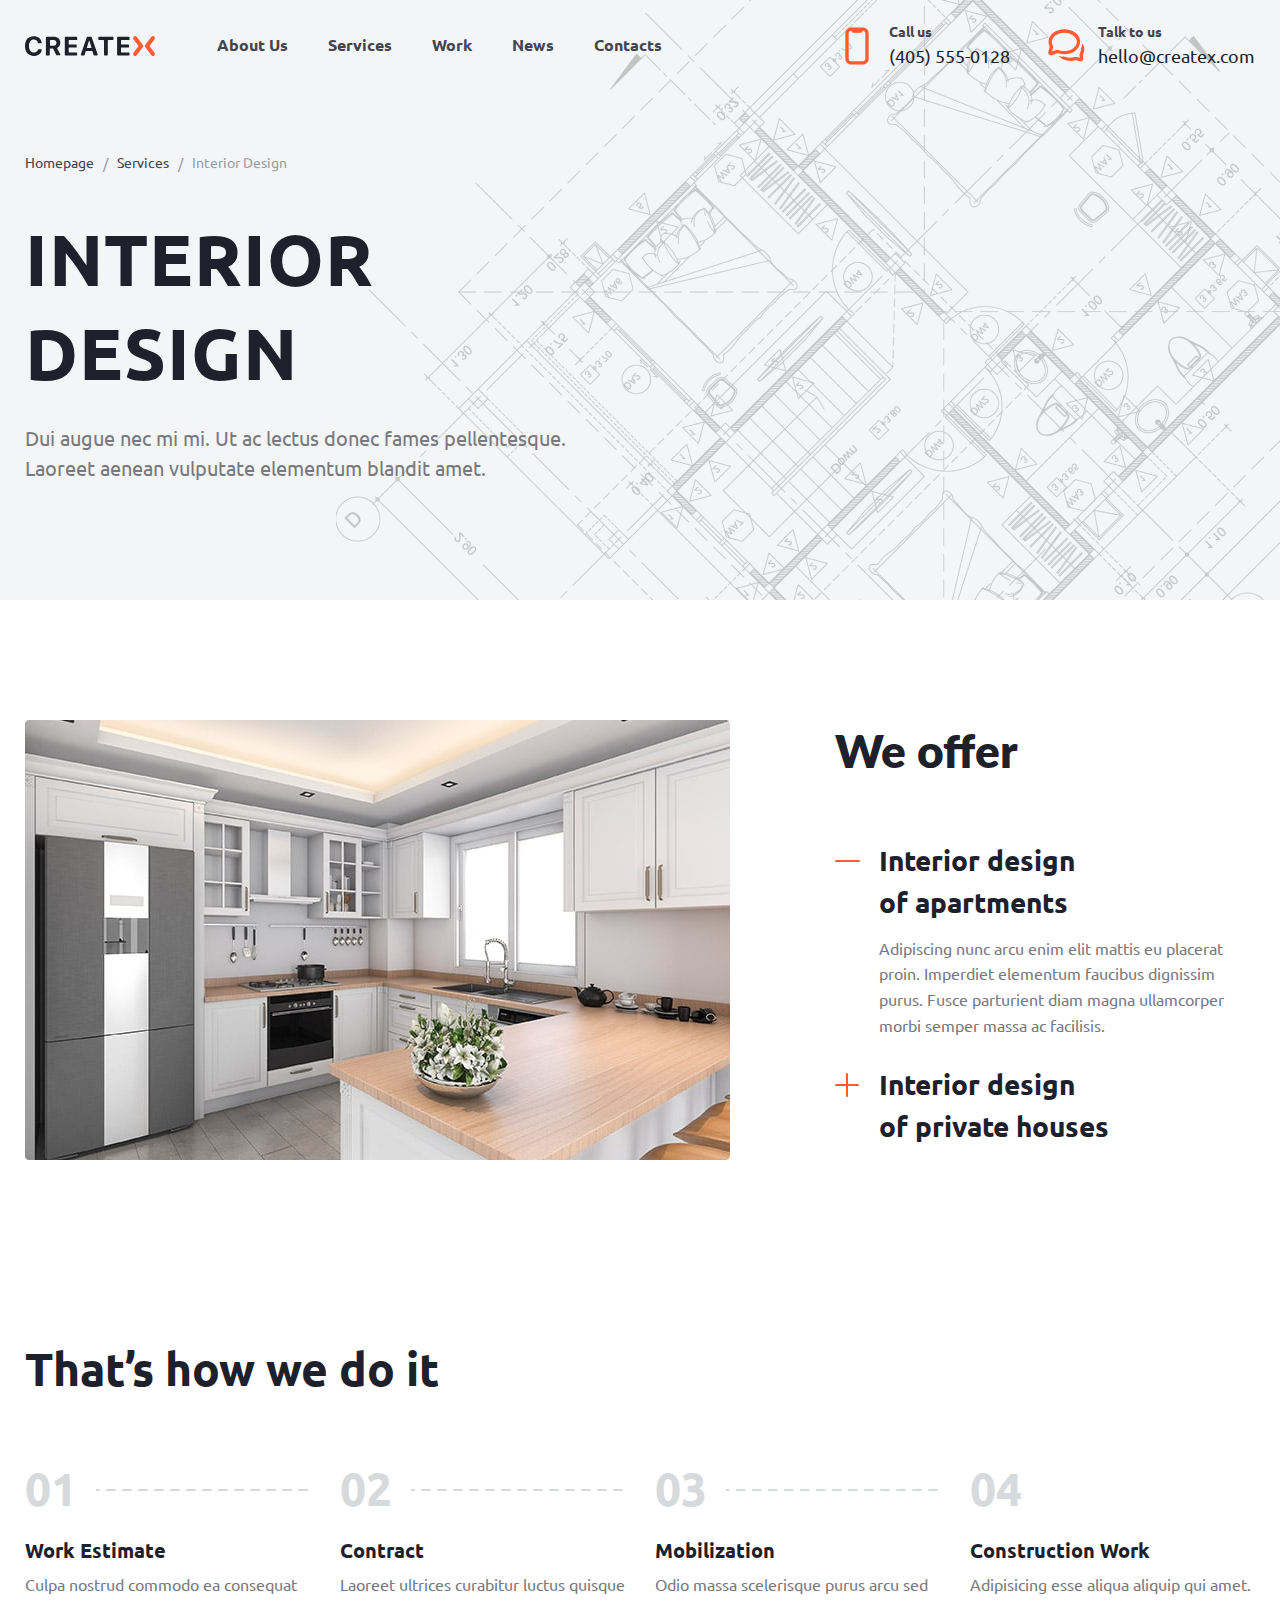
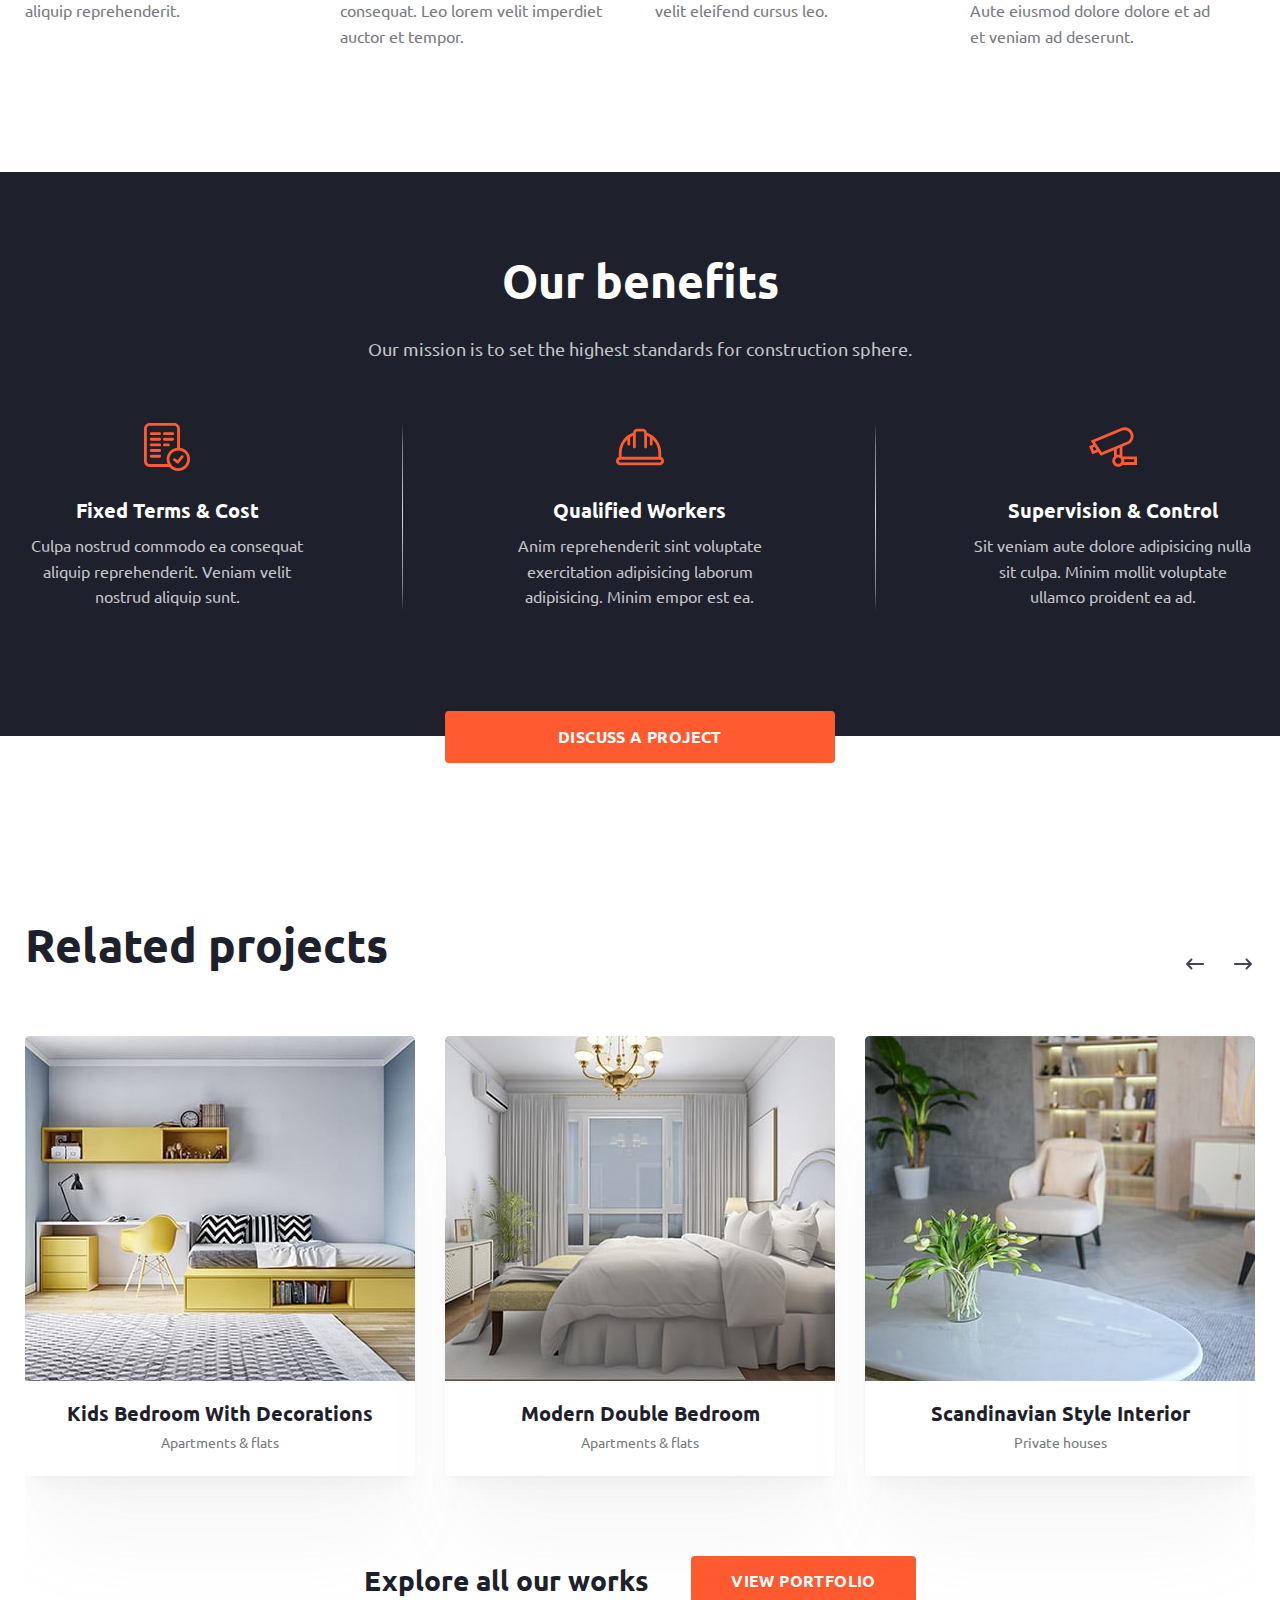
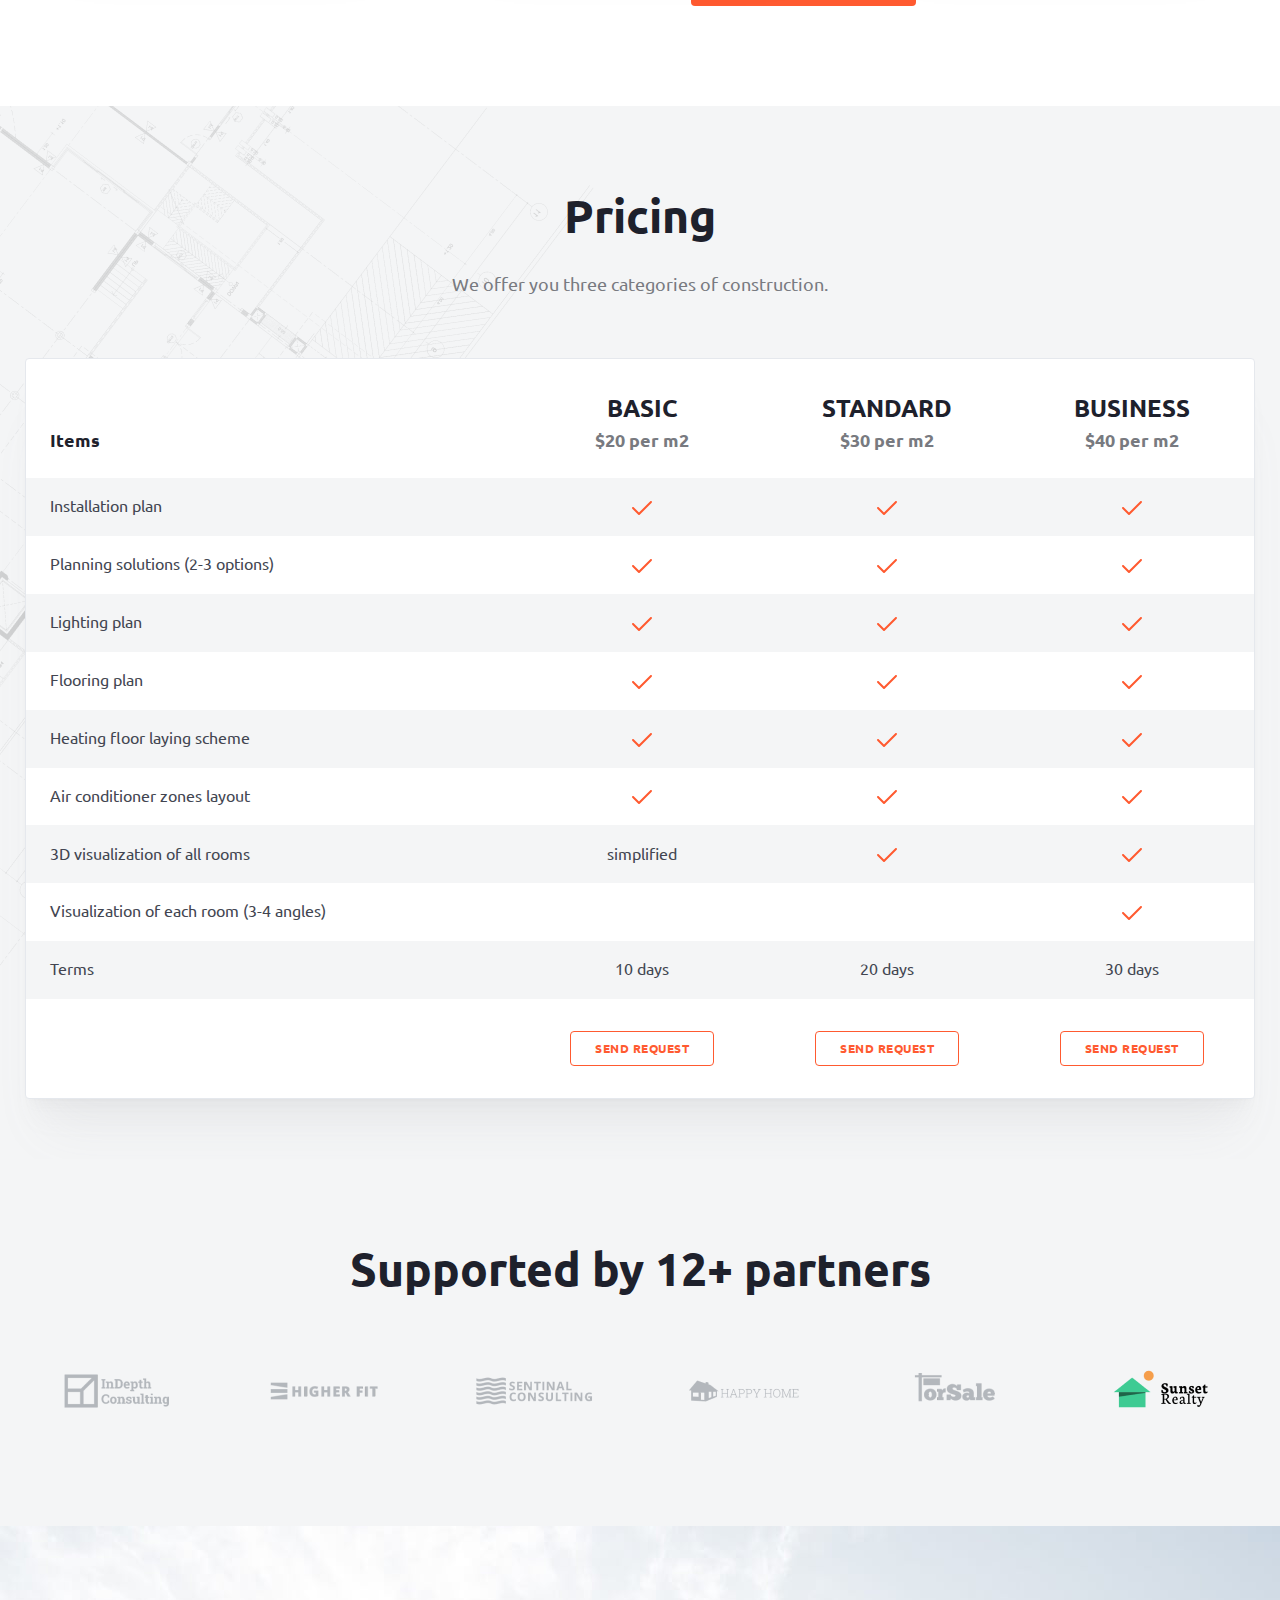
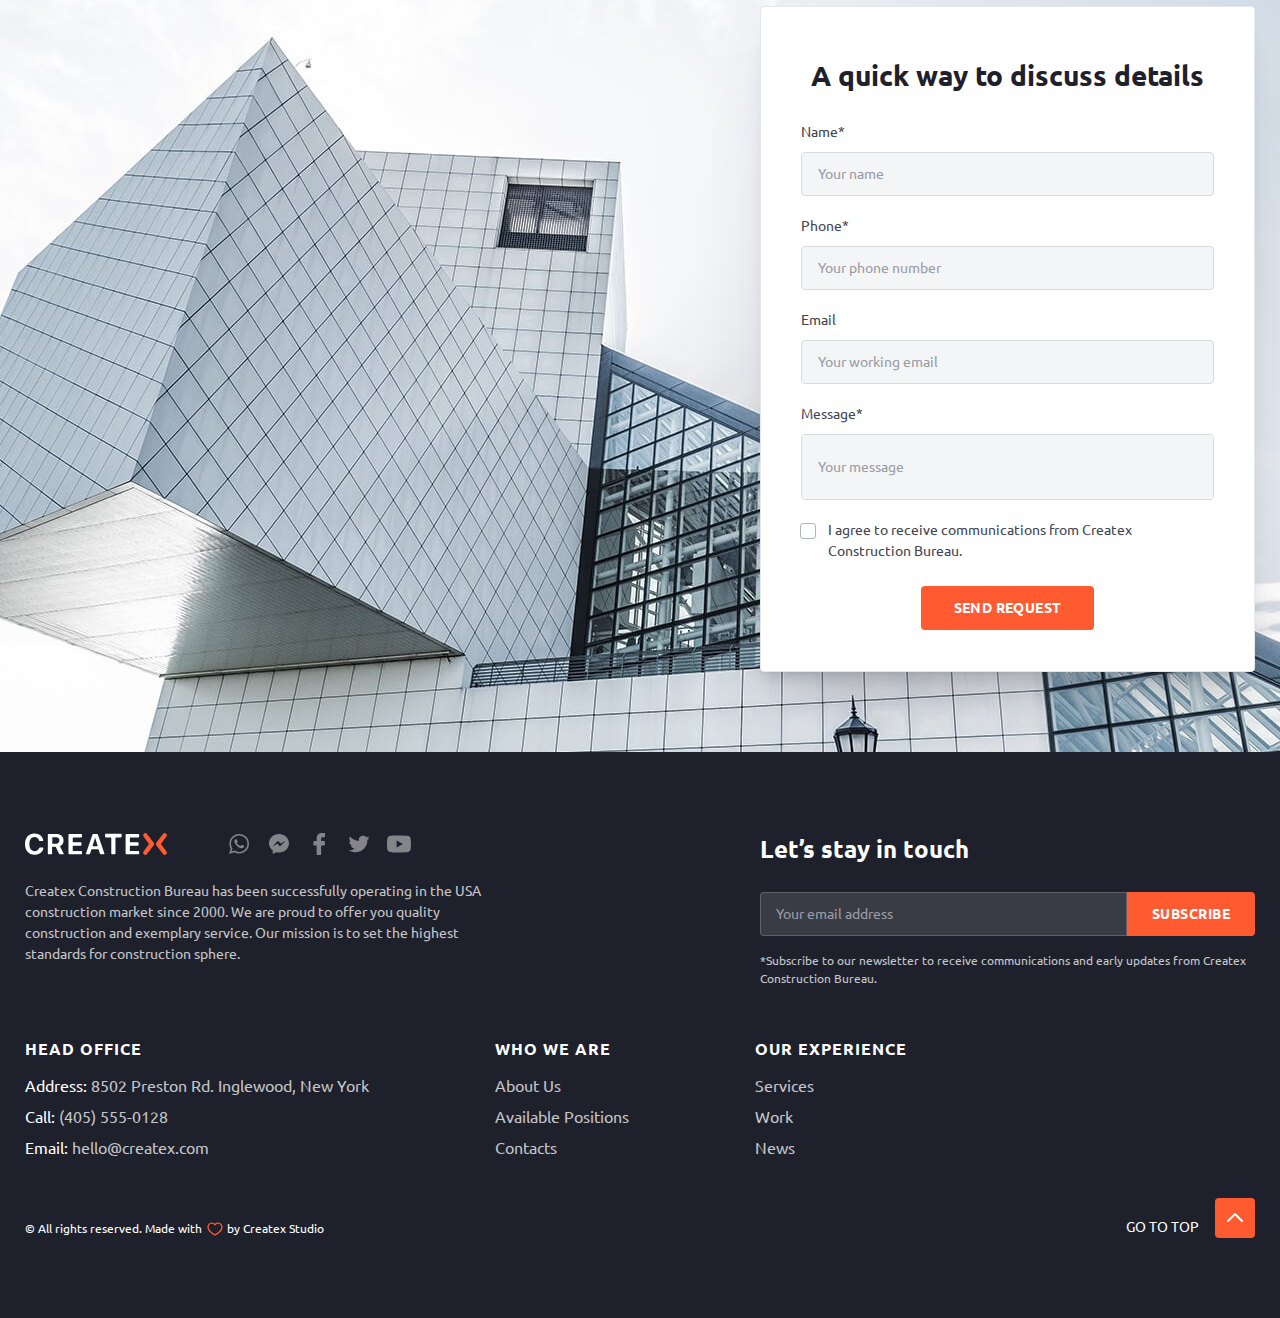
<file: interior-design.html>
<!DOCTYPE html><html lang="en"><head><meta charset="UTF-8"/><meta http-equiv="X-UA-Compatible" content="IE=edge"/><meta name="viewport" content="width=device-width, initial-scale=1.0"/><meta name="theme-color" content="#111111"/><title>Interior Design</title><link rel="icon" type="image/x-icon" href="./img/favicons/favicon.svg"><link rel="stylesheet" href="./css/main.css"/></head><body><header class="header header--secondary" id="header"><div class="container header__container"> <a class="logo" href="./../index.html"><img src="./img/logo/logo.svg" alt="Createx logo"/></a><nav class="header__nav nav "><ul class="nav__list"><li class="nav__item"> <a href="./../about-us.html" class="nav__link">About Us</a></li><li class="nav__item"> <a href="./../services.html" class="nav__link">Services</a></li><li class="nav__item"> <a href="./../our-work.html" class="nav__link">Work</a></li><li class="nav__item"> <a href="./../news.html" class="nav__link">News</a></li><li class="nav__item"> <a href="./../сontacts.html" class="nav__link">Contacts</a></li></ul></nav><div class="header-contacts"> <a href="tel:4055550128" class="header-contacts__link contacts-link contacts-link--call"><span class="contacts-link__caption">Call us</span> <span class="contacts-link__value">(405) 555-0128</span></a> <a href="mailto:hello@createx.com" class="header-contacts__link contacts-link contacts-link--mail"><span class="contacts-link__caption">Talk to&#160;us</span> <span class="contacts-link__value">hello@createx.com</span></a></div></div></header><main><section class="page-hero page-hero--interior"><div class="container-half-left"><ul class="breadcrumbs page-hero__breadcrumbs"><li class="breadcrumbs__item"> <a href="./../index.html" class="breadcrumbs__link">Homepage</a></li><li class="breadcrumbs__item"> <a href="./../services.html" class="breadcrumbs__link">Services</a></li><li class="breadcrumbs__item"> <a class="breadcrumbs__link">Interior Design</a></li></ul><h1 class="page-hero__title title title--h1">Interior design</h1><p class="page-hero__desc main-descr"> Dui augue nec mi&#160;mi. Ut&#160;ac&#160;lectus donec fames pellentesque. Laoreet aenean vulputate elementum blandit amet.</p></div></section><section class="we-offer"><div class="container grid"><div class="we-offer__image"> <img src="./img/interior-page/offer-foto.jpg" alt="We offer smth"/></div><div class="we-offer__content"><h2 class="title title--h2 we-offer__title">We&#160;offer</h2><div class="accordion accordion-1 we-offer__accordion open is-open"> <button class=" accordion__control" aria-expanded="false"><h3 class="accordion__title title title--h4">Interior design of&#160;apartments</h3><span class="accordion__icon"></span></button><div class="accordion__content" aria-hidden="true"><p>Adipiscing nunc arcu enim elit mattis eu&#160;placerat proin. Imperdiet elementum faucibus dignissim purus. Fusce parturient diam magna ullamcorper morbi semper massa ac&#160;facilisis.</p></div></div><div class="accordion accordion-2 we-offer__accordion"> <button class=" accordion__control" aria-expanded="false"><h3 class="accordion__title title title--h4">Interior design of&#160;private houses</h3><span class="accordion__icon"></span></button><div class="accordion__content" aria-hidden="true"><p>Adipiscing nunc arcu enim elit mattis eu&#160;placerat proin. Imperdiet elementum faucibus dignissim purus. Fusce parturient diam magna ullamcorper morbi semper massa ac&#160;facilisis.</p></div></div></div></div></section><section class="how-we-do"><div class="container"><h2 class="how-we-do__title title title--h2">That&#8217;s how we&#160;do&#160;it</h2><ul class="how-we-do__list grid"><li class="how-we-do__item"><h3 class="how-we-do__subtitle title title--h3">Work Estimate</h3><p class="how-we-do__descr">Culpa nostrud commodo ea&#160;consequat aliquip reprehenderit.</p></li><li class="how-we-do__item"><h3 class="how-we-do__subtitle title title--h3">Contract</h3><p class="how-we-do__descr">Laoreet ultrices curabitur luctus quisque consequat. Leo lorem velit imperdiet auctor et&#160;tempor.</p></li><li class="how-we-do__item"><h3 class="how-we-do__subtitle title title--h3">Mobilization</h3><p class="how-we-do__descr">Odio massa scelerisque purus arcu sed velit eleifend cursus leo.</p></li><li class="how-we-do__item"><h3 class="how-we-do__subtitle title title--h3">Construction Work</h3><p class="how-we-do__descr">Adipisicing esse aliqua aliquip qui amet. Aute eiusmod dolore dolore et&#160;ad et&#160;veniam ad&#160;deserunt.</p></li></ul></div></section><section class="benefits"><div class="container"><h2 class="benefits__title title title--center  title--h2 ">Our benefits</h2><p class="descr descr--color-footer descr--center"> Our mission is&#160;to&#160;set the highest standards for construction sphere.</p><ul class="benefits__list"><li class="benefits__item benefits__item--contract"><h3 class="benefits__subtitle title title--h3">Fixed Terms & Cost</h3><p class="benefits__descr">Culpa nostrud commodo ea&#160;consequat aliquip reprehenderit. Veniam velit nostrud aliquip sunt.</p></li><li class="benefits__item benefits__item--helmet"><h3 class="benefits__subtitle title title--h3">Qualified Workers</h3><p class="benefits__descr">Anim reprehenderit sint voluptate exercitation adipisicing laborum adipisicing. Minim empor est ea.</p></li><li class="benefits__item benefits__item--camera"><h3 class="benefits__subtitle title title--h3">Supervision & Control</h3><p class="benefits__descr">Sit veniam aute dolore adipisicing nulla sit culpa. Minim mollit voluptate ullamco proident ea&#160;ad.</p></li></ul><div class="benefits__button"> <a href="#contacts-form" class="benefits__btn btn btn--fill-primary">Discuss a&#160;project</a></div></div></section><section class="related-projects"><div class="container"><h2 class="related-projects__title title  title--h2 "> Related projects</h2><div class="related-projects__slider"><div class="slider-nav"> <button type="button" class="slider-nav__btn button-prev"><svg class="slider-nav__icon"><use href="./img/svgsprite/sprite.symbol.svg#arrow-swiper"></use></svg></button> <button type="button" class="slider-nav__btn  button-next"><svg class="slider-nav__icon slider-nav__icon--next"><use href="./img/svgsprite/sprite.symbol.svg#arrow-swiper"></use></svg></button></div><div class="swiper projects-section__items"><div class="swiper-wrapper"><div class="swiper-slide"> <a href="#!" class="swiper-card"><img class="swiper-card__image" src="./img/projects/Kids-Bedroom-With-Decorations.jpg" srcset="./img/projects/Kids-Bedroom-With-Decorations@2x.jpg 2x" alt="Kids Bedroom With Decorations"/><div class="swiper-card__content"><h3 class="swiper-card__title title title--h3 title--center">Kids Bedroom With Decorations</h3><p class="swiper-card__descr">Apartments & flats</p><div class="swiper-card__btn btn btn--stroke btn--stroke-primary">View Project</div></div></a></div><div class="swiper-slide"> <a href="#!" class="swiper-card"><img class="swiper-card__image" src="./img/projects/Modern-Double-Bedroom.jpg" srcset="./img/projects/Modern-Double-Bedroom@2x.jpg 2x" alt="Modern Double Bedroom"/><div class="swiper-card__content"><h3 class="swiper-card__title title title--h3 title--center">Modern Double Bedroom</h3><p class="swiper-card__descr">Apartments & flats</p><div class="swiper-card__btn btn btn--stroke btn--stroke-primary">View Project</div></div></a></div><div class="swiper-slide"> <a href="#!" class="swiper-card"><img class="swiper-card__image" src="./img/projects/Scandinavian-Style-Interior.jpg" srcset="./img/projects/Scandinavian-Style-Interior@2x.jpg 2x" alt="Scandinavian Style Interior"/><div class="swiper-card__content"><h3 class="swiper-card__title title title--h3 title--center">Scandinavian Style Interior</h3><p class="swiper-card__descr">Private houses</p><div class="swiper-card__btn btn btn--stroke btn--stroke-primary">View Project</div></div></a></div><div class="swiper-slide"> <a href="#!" class="swiper-card"><img class="swiper-card__image" src="./img/projects/Scandinavian-Style-Interior.jpg" srcset="./img/projects/Scandinavian-Style-Interior@2x.jpg 2x" alt="Scandinavian Style Interior"/><div class="swiper-card__content"><h3 class="swiper-card__title title title--h3 title--center">Scandinavian Style Interior</h3><p class="swiper-card__descr">Private houses</p><div class="swiper-card__btn btn btn--stroke btn--stroke-primary">View Project</div></div></a></div></div></div></div><div class="learn-more "><h4 class="title title--h4">Explore all our works</h4> <a href="#!" class="btn btn--fill btn--fill-primary">View portfolio</a></div></div></section><section class="pricing"><div class="container"><h2 class="pricing__title title title--h2 title--center">Pricing</h2><p class="pricing__descr descr descr--center"> We&#160;offer you three categories of&#160;construction.</p><div class="table-wrapper"><table class="pricing__table table"><colgroup><col width="40.24%"><col width="19.92%"><col width="19.92%"><col width="19.92%"></colgroup><caption class="visually-hidden">Tariffs table</caption><thead class="table__thead"><tr class="table__row"><th class="table__th">Items</th><th class="table__th"><p class="table__heading">Basic</p><p class="table__per">$20 per m2</p></th><th class="table__th"><p class="table__heading">Standard</p><p class="table__per">$30 per m2</p></th><th class="table__th"><p class="table__heading">Business</p><p class="table__per">$40 per m2</p></th></tr></thead><tbody class="table__tbody"><tr class="table__row"><td class="table__col">Installation plan</td><td class="table__col"> <span class="table__check">Available</span></td><td class="table__col"> <span class="table__check">Available</span></td><td class="table__col"> <span class="table__check">Available</span></td></tr><tr class="table__row"><td class="table__col">Planning solutions (2-3 options)</td><td class="table__col"> <span class="table__check">Available</span></td><td class="table__col"> <span class="table__check">Available</span></td><td class="table__col"> <span class="table__check">Available</span></td></tr><tr class="table__row"><td class="table__col">Lighting plan</td><td class="table__col"> <span class="table__check">Available</span></td><td class="table__col"> <span class="table__check">Available</span></td><td class="table__col"> <span class="table__check">Available</span></td></tr><tr class="table__row"><td class="table__col">Flooring plan</td><td class="table__col"> <span class="table__check">Available</span></td><td class="table__col"> <span class="table__check">Available</span></td><td class="table__col"> <span class="table__check">Available</span></td></tr><tr class="table__row"><td class="table__col">Heating floor laying scheme</td><td class="table__col"> <span class="table__check">Available</span></td><td class="table__col"> <span class="table__check">Available</span></td><td class="table__col"> <span class="table__check">Available</span></td></tr><tr class="table__row"><td class="table__col">Air conditioner zones layout</td><td class="table__col"> <span class="table__check">Available</span></td><td class="table__col"> <span class="table__check">Available</span></td><td class="table__col"> <span class="table__check">Available</span></td></tr><tr class="table__row"><td class="table__col">3D visualization of&#160;all rooms</td><td class="table__col"> <span class="table__text">simplified</span></td><td class="table__col"> <span class="table__check">Available</span></td><td class="table__col"> <span class="table__check">Available</span></td></tr><tr class="table__row"><td class="table__col">Visualization of&#160;each room (3-4 angles)</td><td class="table__col"></td><td class="table__col"></td><td class="table__col"> <span class="table__check">Available</span></td></tr><tr class="table__row"><td class="table__col">Terms</td><td class="table__col"> <span class="table__text">10 days</span></td><td class="table__col"> <span class="table__text">20 days</span></td><td class="table__col"> <span class="table__text">30 days</span></td></tr></tbody><tfoot class="table__tfoot"><tr class="table__row"><td class="table__col"></td><td class="table__col"> <button class="table__btn btn btn--stroke-primary">send request</button></td><td class="table__col"> <button class="table__btn btn btn--stroke-primary">send request</button></td><td class="table__col"> <button class="table__btn btn btn--stroke-primary">send request</button></td></tr></tfoot></table></div></div></section><section class="partners-section"><div class="container"><h2 class="  title title--center  title--h2 ">Supported by&#160;12+ partners</h2><ul class="partners-section__list"><li class="partners-section__item"> <a href="#!" class="partners-section__link"><img src="./img/partners/client-logo1.png" alt="Partner logo"/></a></li><li class="partners-section__item"> <a href="#!" class="partners-section__link"><img src="./img/partners/client-logo2.png" alt="Partner logo"/></a></li><li class="partners-section__item"> <a href="#!" class="partners-section__link"><img src="./img/partners/client-logo3.png" alt="Partner logo"/></a></li><li class="partners-section__item"> <a href="#!" class="partners-section__link"><img src="./img/partners/client-logo4.png" alt="Partner logo"/></a></li><li class="partners-section__item"> <a href="#!" class="partners-section__link"><img src="./img/partners/client-logo5.png" alt="Partner logo"/></a></li><li class="partners-section__item"> <a href="#!" class="partners-section__link"><img src="./img/partners/client-logo6.png" alt="Partner logo"/></a></li></ul></div></section><section class="contacts-section"><h2 class="visually-hidden">Contacts</h2><div class="container contacts-section__container"><div class="contacts-section__form contacts-form" id="contacts-form"><h4 class="contacts-form__title title title--h4 title--center">A&#160;quick way to&#160;discuss details</h4><form class="form" action="/submit_request" method="post"> <label class="form-field contacts-form__field" for="name"><span class="form-field__caption">Name*</span> <input class="form-field__input form-field__input--gray" type="text" id="name" name="name" placeholder="Your name" autocomplete="given-name" required/></label> <label class="form-field contacts-form__field" for="phone"><span class="form-field__caption">Phone*</span> <input class="form-field__input form-field__input--gray" type="tel" id="phone" name="phone" placeholder="Your phone number" autocomplete="off" required/></label> <label class="form-field contacts-form__field" for="email"><span class="form-field__caption">Email</span> <input class="form-field__input form-field__input--gray" type="email" id="email" name="email" placeholder="Your working email" autocomplete="off"/></label> <label class="form-field contacts-form__field" for="message"><span class="form-field__caption">Message*</span><textarea type="text" class="form-field__input form-field__input--gray form-field__input--tall " id="message" name="message" placeholder="Your message" required></textarea></label> <label class="custom-checkbox contacts-form__checkbox"><input type="checkbox" class="custom-checkbox__input" required/> <span class="custom-checkbox__text">I&#160;agree to&#160;receive communications from Createx Construction Bureau.</span></label><div class="centered"> <button class="contacts-form__btn btn btn--fill btn--fill-primary" type="submit"> Send Request</button></div></form></div></div></section></main><footer class="footer"><div class="container "><div class="footer__up"><div class="footer__left"><div class="footer__target"> <a class="footer__logo logo " href="#!"><img src="./img/logo/footer-logo.svg" alt="Createx logo"/></a><ul class="footer-social"><li class="footer-social__item"> <a href="#!" target="_blank" class="footer-social__link" aria-label="WhatsApp"><svg class=" footer-social__icon "><use href="./img/svgsprite/sprite.symbol.svg#whatsapp"></use></svg></a></li><li class="footer-social__item"> <a href="#!" target="_blank" class="footer-social__link" aria-label="Messanger"><svg class=" footer-social__icon "><use href="./img/svgsprite/sprite.symbol.svg#messanger"></use></svg></a></li><li class="footer-social__item"> <a href="#!" target="_blank" class="footer-social__link" aria-label="Facebook"><svg class=" footer-social__icon "><use href="./img/svgsprite/sprite.symbol.svg#facebook"></use></svg></a></li><li class="footer-social__item"> <a href="#!" target="_blank" class="footer-social__link" aria-label="Twitter"><svg class=" footer-social__icon "><use href="./img/svgsprite/sprite.symbol.svg#twitter"></use></svg></a></li><li class="footer-social__item"> <a href="#!" target="_blank" class="footer-social__link" aria-label="YouTube"><svg class=" footer-social__icon "><use href="./img/svgsprite/sprite.symbol.svg#youtube"></use></svg></a></li></ul></div><p class="footer__descr"> Createx Construction Bureau has been successfully operating in&#160;the USA construction market since 2000. We&#160;are proud to&#160;offer you quality construction and exemplary service. Our mission is&#160;to&#160;set the highest standards for construction sphere.</p></div><div class="footer__right"><form action="#" class="footer-form"><h3 class="footer-form__subtitle">Let&#8217;s stay in&#160;touch</h3> <label class="footer-form__label" for="email"><input class="footer-form__input " type="email" id="email" name="email" placeholder="Your email address" required/> <button class="footer-form__btn" type="submit"> subscribe</button></label><p class="footer-form__descr"> *Subscribe to&#160;our newsletter to&#160;receive communications and early updates from Createx Construction Bureau.</p></form></div></div><div class="footer__middle"><address class="footer-address"><h3 class="footer-address__title footer-title">Head office</h3><ul class="footer-address__list"><li class="footer-address__item"> <a href="https://maps.app.goo.gl/TbzB8VneQcP5iPEg7" class="footer__link"><span class="footer-address__name">Address:</span> 8502 Preston&#160;Rd. Inglewood, New York</a></li><li class="footer-address__item"> <a href="tel:4055550128" class="footer__link"><span class="footer-address__name">Call:</span> (405) 555-0128</a></li><li class="footer-address__item"> <a href="mailto:hello@createx.com" class="footer__link"><span class="footer-address__name">Email:</span> hello@createx.com</a></li></ul></address><nav class="footer-nav"><h3 class="footer-nav__title footer-title">Who we&#160;are</h3><ul class="footer-nav__list"><li class="footer-nav__item"><a href="#!" class="footer__link">About Us</a></li><li class="footer-nav__item"><a href="#!" class="footer__link">Available Positions</a></li><li class="footer-nav__item"><a href="#!" class="footer__link">Contacts</a></li></ul></nav><nav class="footer-nav"><h3 class="footer-nav__title footer-title">Our experience</h3><ul class="footer-nav__list"><li class="footer-nav__item"><a href="#!" class="footer__link">Services</a></li><li class="footer-nav__item"><a href="#!" class="footer__link">Work</a></li><li class="footer-nav__item"><a href="#!" class="footer__link">News</a></li></ul></nav></div><div class="footer__down"> <small class="footer-copirights">&#169; All rights reserved. Made with&#160;<svg class="footer-copirights__icon"><use href="./img/svgsprite/sprite.symbol.svg#heart"></use></svg>by&#160;Createx Studio</small><a href="#header" class="footer-top"><p class="footer-top__text">Go&#160;to&#160;top</p> <button type="button" class="footer-top__btn"><svg class="footer-top__icon "><use href="./img/svgsprite/sprite.symbol.svg#up-chevron"></use></svg></button></a></div></div></footer><script src="./js/index.bundle.js"></script></body></html>
</file>
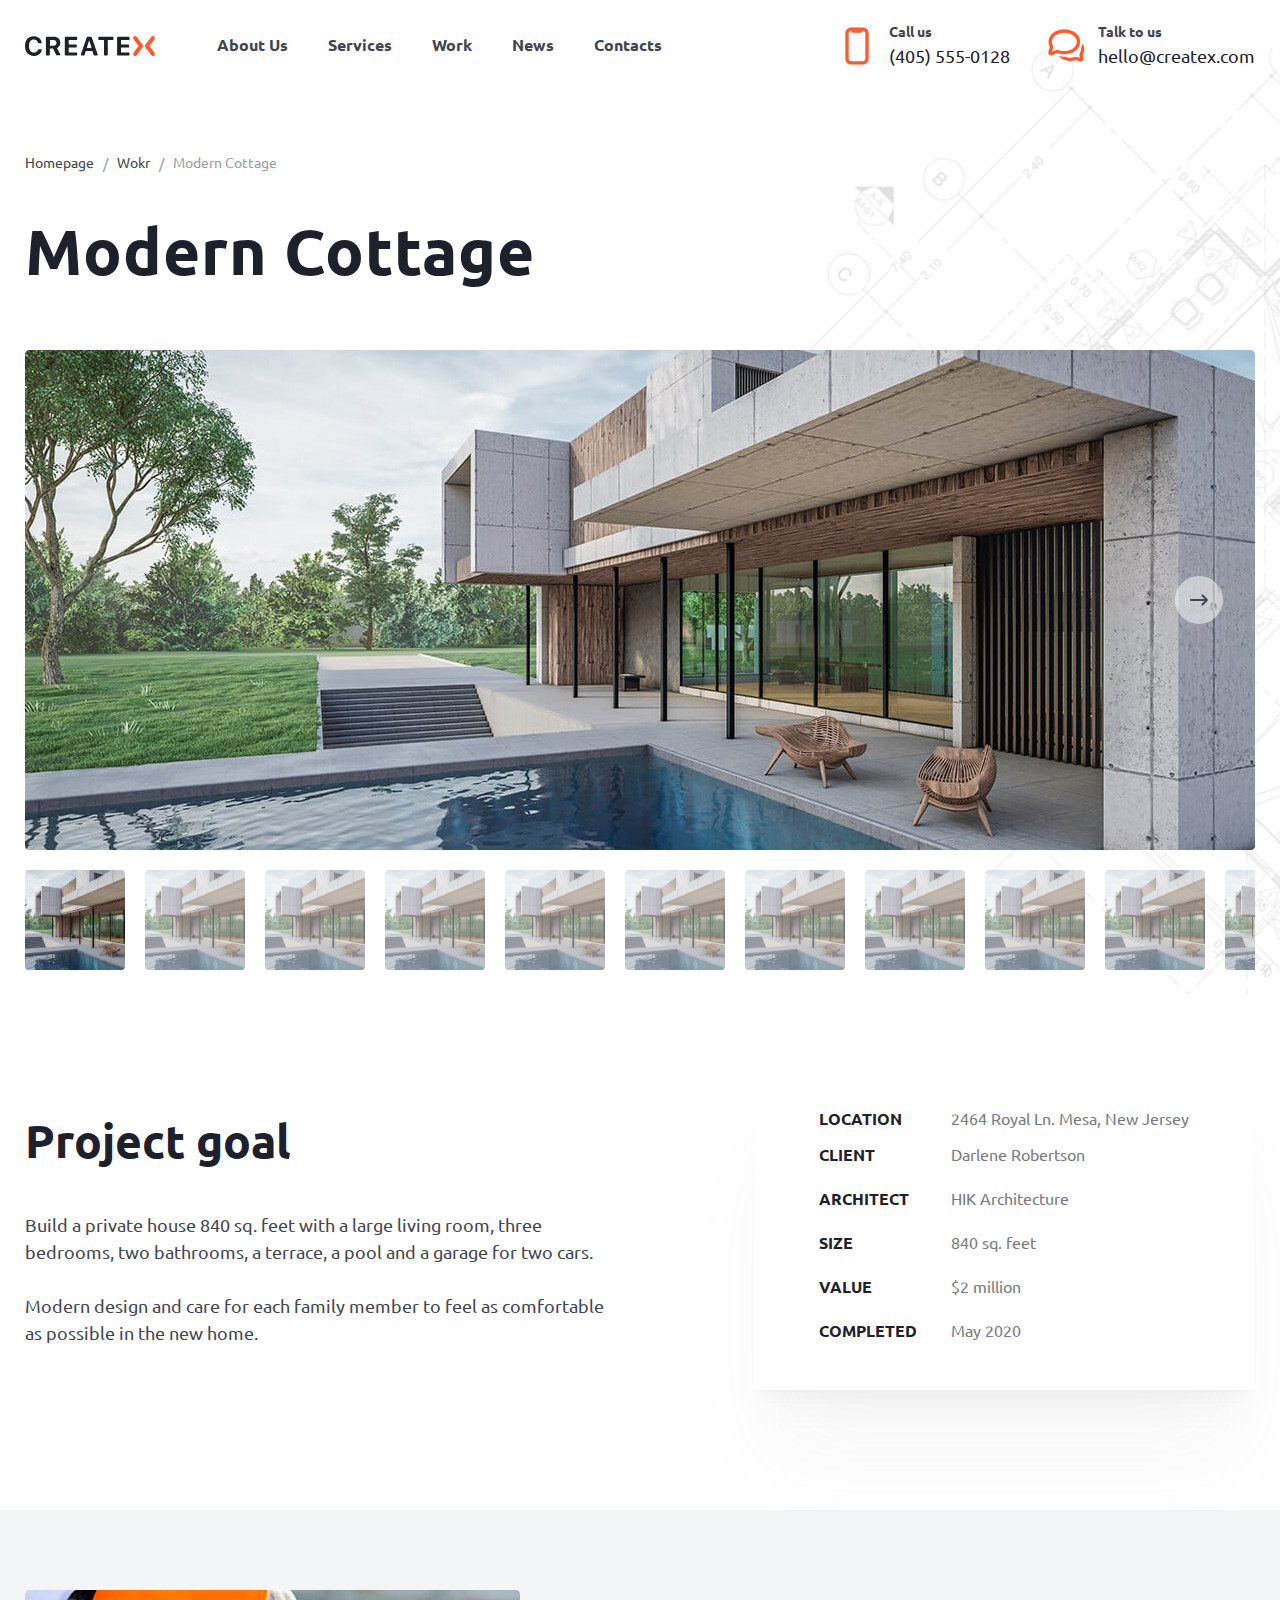
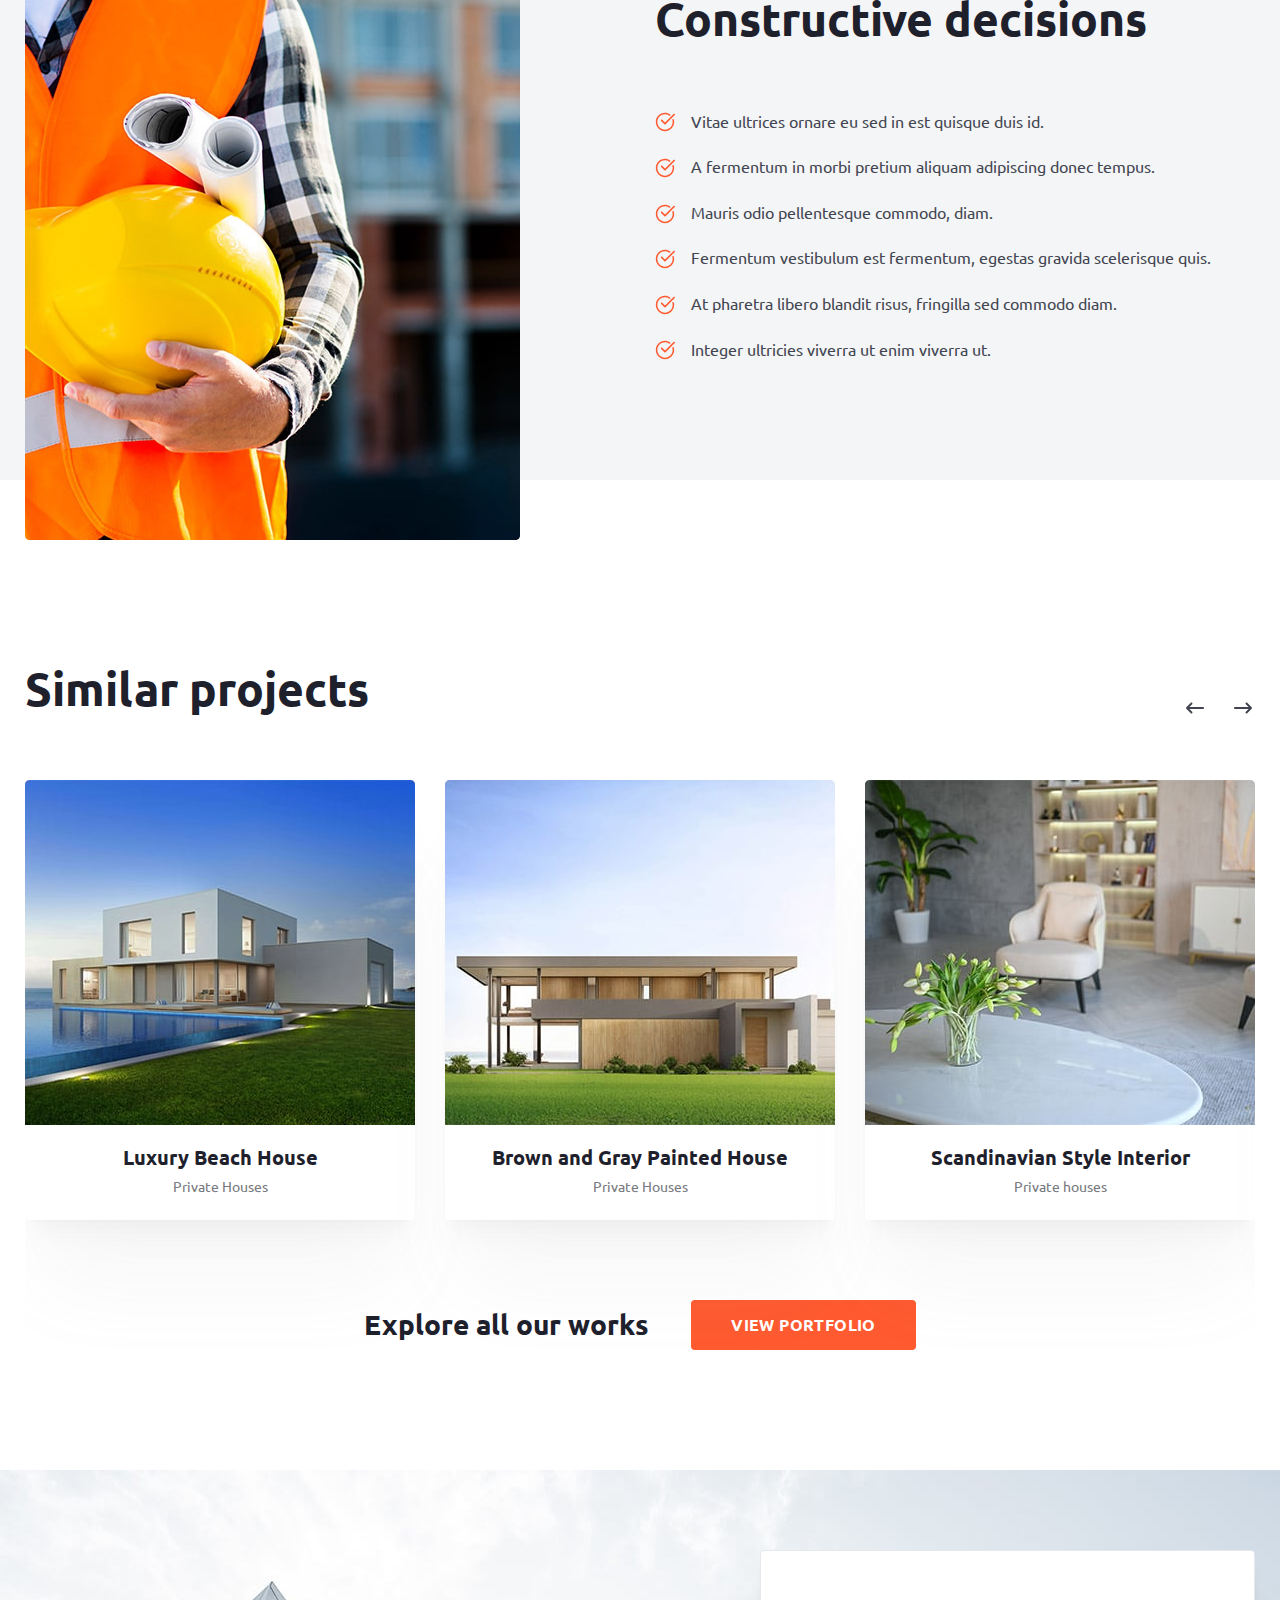
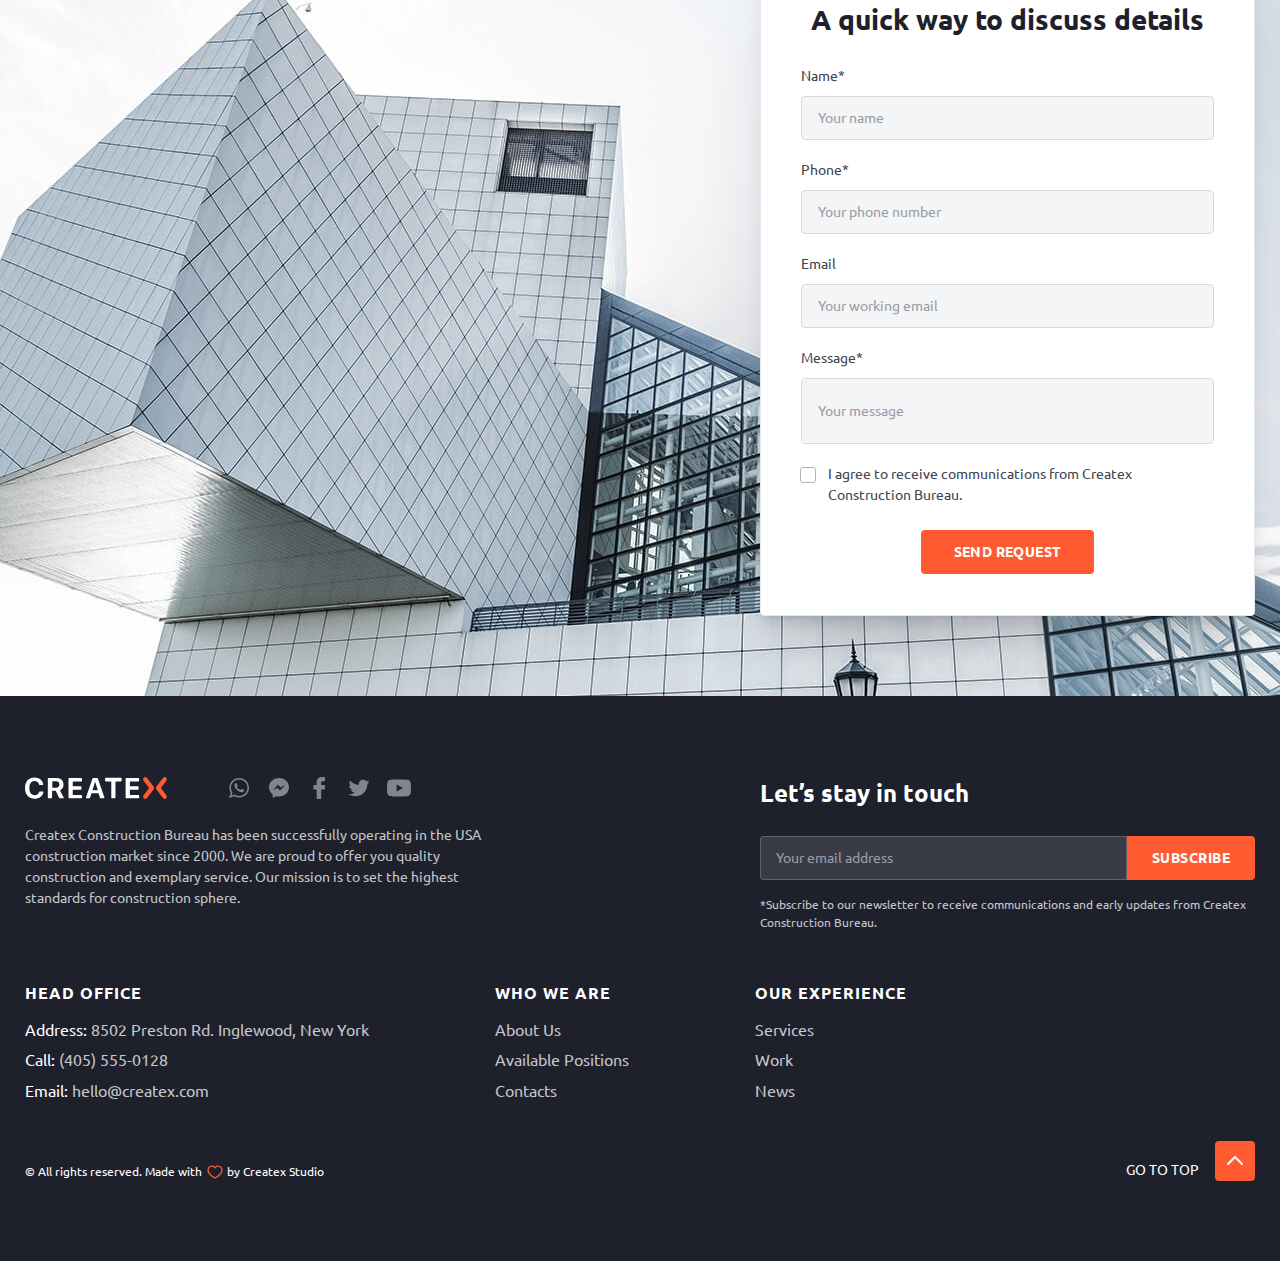
<file: modern-cottage.html>
<!DOCTYPE html><html lang="en"><head><meta charset="UTF-8"/><meta http-equiv="X-UA-Compatible" content="IE=edge"/><meta name="viewport" content="width=device-width, initial-scale=1.0"/><meta name="theme-color" content="#111111"/><title>Modern Cottage</title><link rel="icon" type="image/x-icon" href="./img/favicons/favicon.svg"><link rel="stylesheet" href="./css/main.css"/></head><body><header class="header header--secondary" id="header"><div class="container header__container"> <a class="logo" href="./../index.html"><img src="./img/logo/logo.svg" alt="Createx logo"/></a><nav class="header__nav nav "><ul class="nav__list"><li class="nav__item"> <a href="./../about-us.html" class="nav__link">About Us</a></li><li class="nav__item"> <a href="./../services.html" class="nav__link">Services</a></li><li class="nav__item"> <a href="./../our-work.html" class="nav__link">Work</a></li><li class="nav__item"> <a href="./../news.html" class="nav__link">News</a></li><li class="nav__item"> <a href="./../сontacts.html" class="nav__link">Contacts</a></li></ul></nav><div class="header-contacts"> <a href="tel:4055550128" class="header-contacts__link contacts-link contacts-link--call"><span class="contacts-link__caption">Call us</span> <span class="contacts-link__value">(405) 555-0128</span></a> <a href="mailto:hello@createx.com" class="header-contacts__link contacts-link contacts-link--mail"><span class="contacts-link__caption">Talk to&#160;us</span> <span class="contacts-link__value">hello@createx.com</span></a></div></div></header><main><section class="page-hero page-hero--modern-cottage"><div class="container-half-left"><ul class="breadcrumbs page-hero__breadcrumbs"><li class="breadcrumbs__item"> <a href="./../index.html" class="breadcrumbs__link">Homepage</a></li><li class="breadcrumbs__item"> <a href="./../our-work.html" class="breadcrumbs__link">Wokr</a></li><li class="breadcrumbs__item"> <a class="breadcrumbs__link">Modern Cottage</a></li></ul><h1 class="page-hero__title title title--projects ">Modern Cottage</h1></div><div class="container"><div class="work-images"><div class="swiper work-images-slider"><div class="swiper-wrapper"><div class="swiper-slide"> <img src="./img/modern-cottage/modrn-cottage-main.jpg" alt="Modern cottage first foto "/></div><div class="swiper-slide"> <img src="./img/modern-cottage/modrn-cottage-main.jpg" alt="Modern cottage first foto "/></div><div class="swiper-slide"> <img src="./img/modern-cottage/modrn-cottage-main.jpg" alt="Modern cottage first foto "/></div><div class="swiper-slide"> <img src="./img/modern-cottage/modrn-cottage-main.jpg" alt="Modern cottage first foto "/></div><div class="swiper-slide"> <img src="./img/modern-cottage/modrn-cottage-main.jpg" alt="Modern cottage first foto "/></div><div class="swiper-slide"> <img src="./img/modern-cottage/modrn-cottage-main.jpg" alt="Modern cottage first foto "/></div><div class="swiper-slide"> <img src="./img/modern-cottage/modrn-cottage-main.jpg" alt="Modern cottage first foto "/></div><div class="swiper-slide"> <img src="./img/modern-cottage/modrn-cottage-main.jpg" alt="Modern cottage first foto "/></div><div class="swiper-slide"> <img src="./img/modern-cottage/modrn-cottage-main.jpg" alt="Modern cottage first foto "/></div><div class="swiper-slide"> <img src="./img/modern-cottage/modrn-cottage-main.jpg" alt="Modern cottage first foto "/></div><div class="swiper-slide"> <img src="./img/modern-cottage/modrn-cottage-main.jpg" alt="Modern cottage first foto "/></div><div class="swiper-slide"> <img src="./img/modern-cottage/modrn-cottage-main.jpg" alt="Modern cottage first foto "/></div></div><div class="work-buttons"> <button class="work-btn work-btn--next work-button-prev "><svg><use href="./img/svgsprite/sprite.symbol.svg#arrow-swiper"></use></svg></button> <button class="work-btn work-btn--prev work-button-next"><svg><use href="./img/svgsprite/sprite.symbol.svg#arrow-swiper"></use></svg></button></div></div><div thumbsSlider="" class="swiper work-images-nav"><div class="swiper-wrapper"><div class="swiper-slide"> <img src="./img/modern-cottage/modrn-cottage-main.jpg" alt="Modern cottage first foto "/></div><div class="swiper-slide"> <img src="./img/modern-cottage/modrn-cottage-main.jpg" alt="Modern cottage first foto "/></div><div class="swiper-slide"> <img src="./img/modern-cottage/modrn-cottage-main.jpg" alt="Modern cottage first foto "/></div><div class="swiper-slide"> <img src="./img/modern-cottage/modrn-cottage-main.jpg" alt="Modern cottage first foto "/></div><div class="swiper-slide"> <img src="./img/modern-cottage/modrn-cottage-main.jpg" alt="Modern cottage first foto "/></div><div class="swiper-slide"> <img src="./img/modern-cottage/modrn-cottage-main.jpg" alt="Modern cottage first foto "/></div><div class="swiper-slide"> <img src="./img/modern-cottage/modrn-cottage-main.jpg" alt="Modern cottage first foto "/></div><div class="swiper-slide"> <img src="./img/modern-cottage/modrn-cottage-main.jpg" alt="Modern cottage first foto "/></div><div class="swiper-slide"> <img src="./img/modern-cottage/modrn-cottage-main.jpg" alt="Modern cottage first foto "/></div><div class="swiper-slide"> <img src="./img/modern-cottage/modrn-cottage-main.jpg" alt="Modern cottage first foto "/></div><div class="swiper-slide"> <img src="./img/modern-cottage/modrn-cottage-main.jpg" alt="Modern cottage first foto "/></div><div class="swiper-slide"> <img src="./img/modern-cottage/modrn-cottage-main.jpg" alt="Modern cottage first foto "/></div></div></div></div></div></section><section class="project-goal"><div class="container project-goal__container"><div class="project-goal__text"><h2 class="project-goal__title title title--h2">Project goal</h2><p class="project-goal__descr descr"> Build a&#160;private house 840 sq. feet with a&#160;large living room, three bedrooms, two bathrooms, a&#160;terrace, a pool and a&#160;garage for two cars.</p><p class="project-goal__descr descr"> Modern design and care for each family member to&#160;feel as&#160;comfortable as&#160;possible in&#160;the new home.</p></div><table class="project-goal__card"><tbody class="project-goal__table"><tr class="project-goal__tr"><td class="project-goal__headings">Location</td><td class="project-goal__info">2464 Royal&#160;Ln. Mesa, New Jersey</td></tr><tr class="project-goal__tr"><td class="project-goal__headings">Client</td><td class="project-goal__info">Darlene Robertson</td></tr><tr class="project-goal__tr"><td class="project-goal__headings">Architect</td><td class="project-goal__info">HIK Architecture</td></tr><tr class="project-goal__tr"><td class="project-goal__headings">Size</td><td class="project-goal__info">840 sq. feet</td></tr><tr class="project-goal__tr"><td class="project-goal__headings">Value</td><td class="project-goal__info">$2 million</td></tr><tr class="project-goal__tr"><td class="project-goal__headings">Completed</td><td class="project-goal__info">May 2020</td></tr></tbody></table></div></section><section class="constructive-decisions"><div class="container constructive-decisions__container grid"> <img class="constructive-decisions__img" src="./img/our-work-page/constructive-decisions.jpg" srcset="./img/our-work-page/constructive-decisions@2x.jpg" alt="Our worker"><div class="constructive-decisions__content"><h2 class="constructive-decisions__title title title--h2">Constructive decisions</h2><ul class="constructive-decisions__list"><li class="constructive-decisions__item"><svg class="constructive-decisions__icon"><use href="./img/svgsprite/sprite.symbol.svg#check"></use></svg><p class="constructive-decisions__text"> Vitae ultrices ornare eu&#160;sed in&#160;est quisque duis id.</p></li><li class="constructive-decisions__item"><svg class="constructive-decisions__icon"><use href="./img/svgsprite/sprite.symbol.svg#check"></use></svg><p class="constructive-decisions__text"> A&#160;fermentum in&#160;morbi pretium aliquam adipiscing donec tempus.</p></li><li class="constructive-decisions__item"><svg class="constructive-decisions__icon"><use href="./img/svgsprite/sprite.symbol.svg#check"></use></svg><p class="constructive-decisions__text"> Mauris odio pellentesque commodo, diam.</p></li><li class="constructive-decisions__item"><svg class="constructive-decisions__icon"><use href="./img/svgsprite/sprite.symbol.svg#check"></use></svg><p class="constructive-decisions__text"> Fermentum vestibulum est fermentum, egestas gravida scelerisque quis.</p></li><li class="constructive-decisions__item"><svg class="constructive-decisions__icon"><use href="./img/svgsprite/sprite.symbol.svg#check"></use></svg><p class="constructive-decisions__text"> At&#160;pharetra libero blandit risus, fringilla sed commodo diam.</p></li><li class="constructive-decisions__item"><svg class="constructive-decisions__icon"><use href="./img/svgsprite/sprite.symbol.svg#check"></use></svg><p class="constructive-decisions__text"> Integer ultricies viverra ut&#160;enim viverra ut.</p></li></ul></div></div></section><section class="similar-projects"><div class="container"><h2 class="similar-projects__title title  title--h2 "> Similar projects</h2><div class="similar-projects__slider"><div class="slider-nav"> <button type="button" class="slider-nav__btn button-prev"><svg class="slider-nav__icon"><use href="./img/svgsprite/sprite.symbol.svg#arrow-swiper"></use></svg></button> <button type="button" class="slider-nav__btn  button-next"><svg class="slider-nav__icon slider-nav__icon--next"><use href="./img/svgsprite/sprite.symbol.svg#arrow-swiper"></use></svg></button></div><div class="swiper projects-section__items"><div class="swiper-wrapper"><div class="swiper-slide"> <a href="#!" class="swiper-card"><img class="swiper-card__image" src="./img/projects/Luxury-Beach-House.jpg" srcset="./img/projects/Luxury-Beach-House@2x.jpg 2x" alt="Luxury Beach House"/><div class="swiper-card__content"><h3 class="swiper-card__title title title--h3 title--center">Luxury Beach House</h3><p class="swiper-card__descr">Private Houses</p><div class="swiper-card__btn btn btn--stroke btn--stroke-primary">View Project</div></div></a></div><div class="swiper-slide"> <a href="#!" class="swiper-card"><img class="swiper-card__image" src="./img/projects/Brown-and-Gray-Painted-House.jpg" srcset="./img/projects/Brown-and-Gray-Painted-House@2x.jpg 2x" alt="Brown and Gray Painted House"/><div class="swiper-card__content"><h3 class="swiper-card__title title title--h3 title--center">Brown and Gray Painted House</h3><p class="swiper-card__descr">Private Houses</p><div class="swiper-card__btn btn btn--stroke btn--stroke-primary">View Project</div></div></a></div><div class="swiper-slide"> <a href="#!" class="swiper-card"><img class="swiper-card__image" src="./img/projects/Scandinavian-Style-Interior.jpg" srcset="./img/projects/Scandinavian-Style-Interior@2x.jpg 2x" alt="Scandinavian Style Interior"/><div class="swiper-card__content"><h3 class="swiper-card__title title title--h3 title--center">Scandinavian Style Interior</h3><p class="swiper-card__descr">Private houses</p><div class="swiper-card__btn btn btn--stroke btn--stroke-primary">View Project</div></div></a></div><div class="swiper-slide"> <a href="#!" class="swiper-card"><img class="swiper-card__image" src="./img/projects/Scandinavian-Style-Interior.jpg" srcset="./img/projects/Scandinavian-Style-Interior@2x.jpg 2x" alt="Scandinavian Style Interior"/><div class="swiper-card__content"><h3 class="swiper-card__title title title--h3 title--center">Scandinavian Style Interior</h3><p class="swiper-card__descr">Private houses</p><div class="swiper-card__btn btn btn--stroke btn--stroke-primary">View Project</div></div></a></div></div></div></div><div class="learn-more "><h4 class="title title--h4">Explore all our works</h4> <a href="#!" class="btn btn--fill btn--fill-primary">View portfolio</a></div></div></section><section class="contacts-section"><h2 class="visually-hidden">Contacts</h2><div class="container contacts-section__container"><div class="contacts-section__form contacts-form" id="contacts-form"><h4 class="contacts-form__title title title--h4 title--center">A&#160;quick way to&#160;discuss details</h4><form class="form" action="/submit_request" method="post"> <label class="form-field contacts-form__field" for="name"><span class="form-field__caption">Name*</span> <input class="form-field__input form-field__input--gray" type="text" id="name" name="name" placeholder="Your name" autocomplete="given-name" required/></label> <label class="form-field contacts-form__field" for="phone"><span class="form-field__caption">Phone*</span> <input class="form-field__input form-field__input--gray" type="tel" id="phone" name="phone" placeholder="Your phone number" autocomplete="off" required/></label> <label class="form-field contacts-form__field" for="email"><span class="form-field__caption">Email</span> <input class="form-field__input form-field__input--gray" type="email" id="email" name="email" placeholder="Your working email" autocomplete="off"/></label> <label class="form-field contacts-form__field" for="message"><span class="form-field__caption">Message*</span><textarea type="text" class="form-field__input form-field__input--gray form-field__input--tall " id="message" name="message" placeholder="Your message" required></textarea></label> <label class="custom-checkbox contacts-form__checkbox"><input type="checkbox" class="custom-checkbox__input" required/> <span class="custom-checkbox__text">I&#160;agree to&#160;receive communications from Createx Construction Bureau.</span></label><div class="centered"> <button class="contacts-form__btn btn btn--fill btn--fill-primary" type="submit"> Send Request</button></div></form></div></div></section></main><footer class="footer"><div class="container "><div class="footer__up"><div class="footer__left"><div class="footer__target"> <a class="footer__logo logo " href="#!"><img src="./img/logo/footer-logo.svg" alt="Createx logo"/></a><ul class="footer-social"><li class="footer-social__item"> <a href="#!" target="_blank" class="footer-social__link" aria-label="WhatsApp"><svg class=" footer-social__icon "><use href="./img/svgsprite/sprite.symbol.svg#whatsapp"></use></svg></a></li><li class="footer-social__item"> <a href="#!" target="_blank" class="footer-social__link" aria-label="Messanger"><svg class=" footer-social__icon "><use href="./img/svgsprite/sprite.symbol.svg#messanger"></use></svg></a></li><li class="footer-social__item"> <a href="#!" target="_blank" class="footer-social__link" aria-label="Facebook"><svg class=" footer-social__icon "><use href="./img/svgsprite/sprite.symbol.svg#facebook"></use></svg></a></li><li class="footer-social__item"> <a href="#!" target="_blank" class="footer-social__link" aria-label="Twitter"><svg class=" footer-social__icon "><use href="./img/svgsprite/sprite.symbol.svg#twitter"></use></svg></a></li><li class="footer-social__item"> <a href="#!" target="_blank" class="footer-social__link" aria-label="YouTube"><svg class=" footer-social__icon "><use href="./img/svgsprite/sprite.symbol.svg#youtube"></use></svg></a></li></ul></div><p class="footer__descr"> Createx Construction Bureau has been successfully operating in&#160;the USA construction market since 2000. We&#160;are proud to&#160;offer you quality construction and exemplary service. Our mission is&#160;to&#160;set the highest standards for construction sphere.</p></div><div class="footer__right"><form action="#" class="footer-form"><h3 class="footer-form__subtitle">Let&#8217;s stay in&#160;touch</h3> <label class="footer-form__label" for="email"><input class="footer-form__input " type="email" id="email" name="email" placeholder="Your email address" required/> <button class="footer-form__btn" type="submit"> subscribe</button></label><p class="footer-form__descr"> *Subscribe to&#160;our newsletter to&#160;receive communications and early updates from Createx Construction Bureau.</p></form></div></div><div class="footer__middle"><address class="footer-address"><h3 class="footer-address__title footer-title">Head office</h3><ul class="footer-address__list"><li class="footer-address__item"> <a href="https://maps.app.goo.gl/TbzB8VneQcP5iPEg7" class="footer__link"><span class="footer-address__name">Address:</span> 8502 Preston&#160;Rd. Inglewood, New York</a></li><li class="footer-address__item"> <a href="tel:4055550128" class="footer__link"><span class="footer-address__name">Call:</span> (405) 555-0128</a></li><li class="footer-address__item"> <a href="mailto:hello@createx.com" class="footer__link"><span class="footer-address__name">Email:</span> hello@createx.com</a></li></ul></address><nav class="footer-nav"><h3 class="footer-nav__title footer-title">Who we&#160;are</h3><ul class="footer-nav__list"><li class="footer-nav__item"><a href="#!" class="footer__link">About Us</a></li><li class="footer-nav__item"><a href="#!" class="footer__link">Available Positions</a></li><li class="footer-nav__item"><a href="#!" class="footer__link">Contacts</a></li></ul></nav><nav class="footer-nav"><h3 class="footer-nav__title footer-title">Our experience</h3><ul class="footer-nav__list"><li class="footer-nav__item"><a href="#!" class="footer__link">Services</a></li><li class="footer-nav__item"><a href="#!" class="footer__link">Work</a></li><li class="footer-nav__item"><a href="#!" class="footer__link">News</a></li></ul></nav></div><div class="footer__down"> <small class="footer-copirights">&#169; All rights reserved. Made with&#160;<svg class="footer-copirights__icon"><use href="./img/svgsprite/sprite.symbol.svg#heart"></use></svg>by&#160;Createx Studio</small><a href="#header" class="footer-top"><p class="footer-top__text">Go&#160;to&#160;top</p> <button type="button" class="footer-top__btn"><svg class="footer-top__icon "><use href="./img/svgsprite/sprite.symbol.svg#up-chevron"></use></svg></button></a></div></div></footer><script src="./js/index.bundle.js"></script></body></html>
</file>
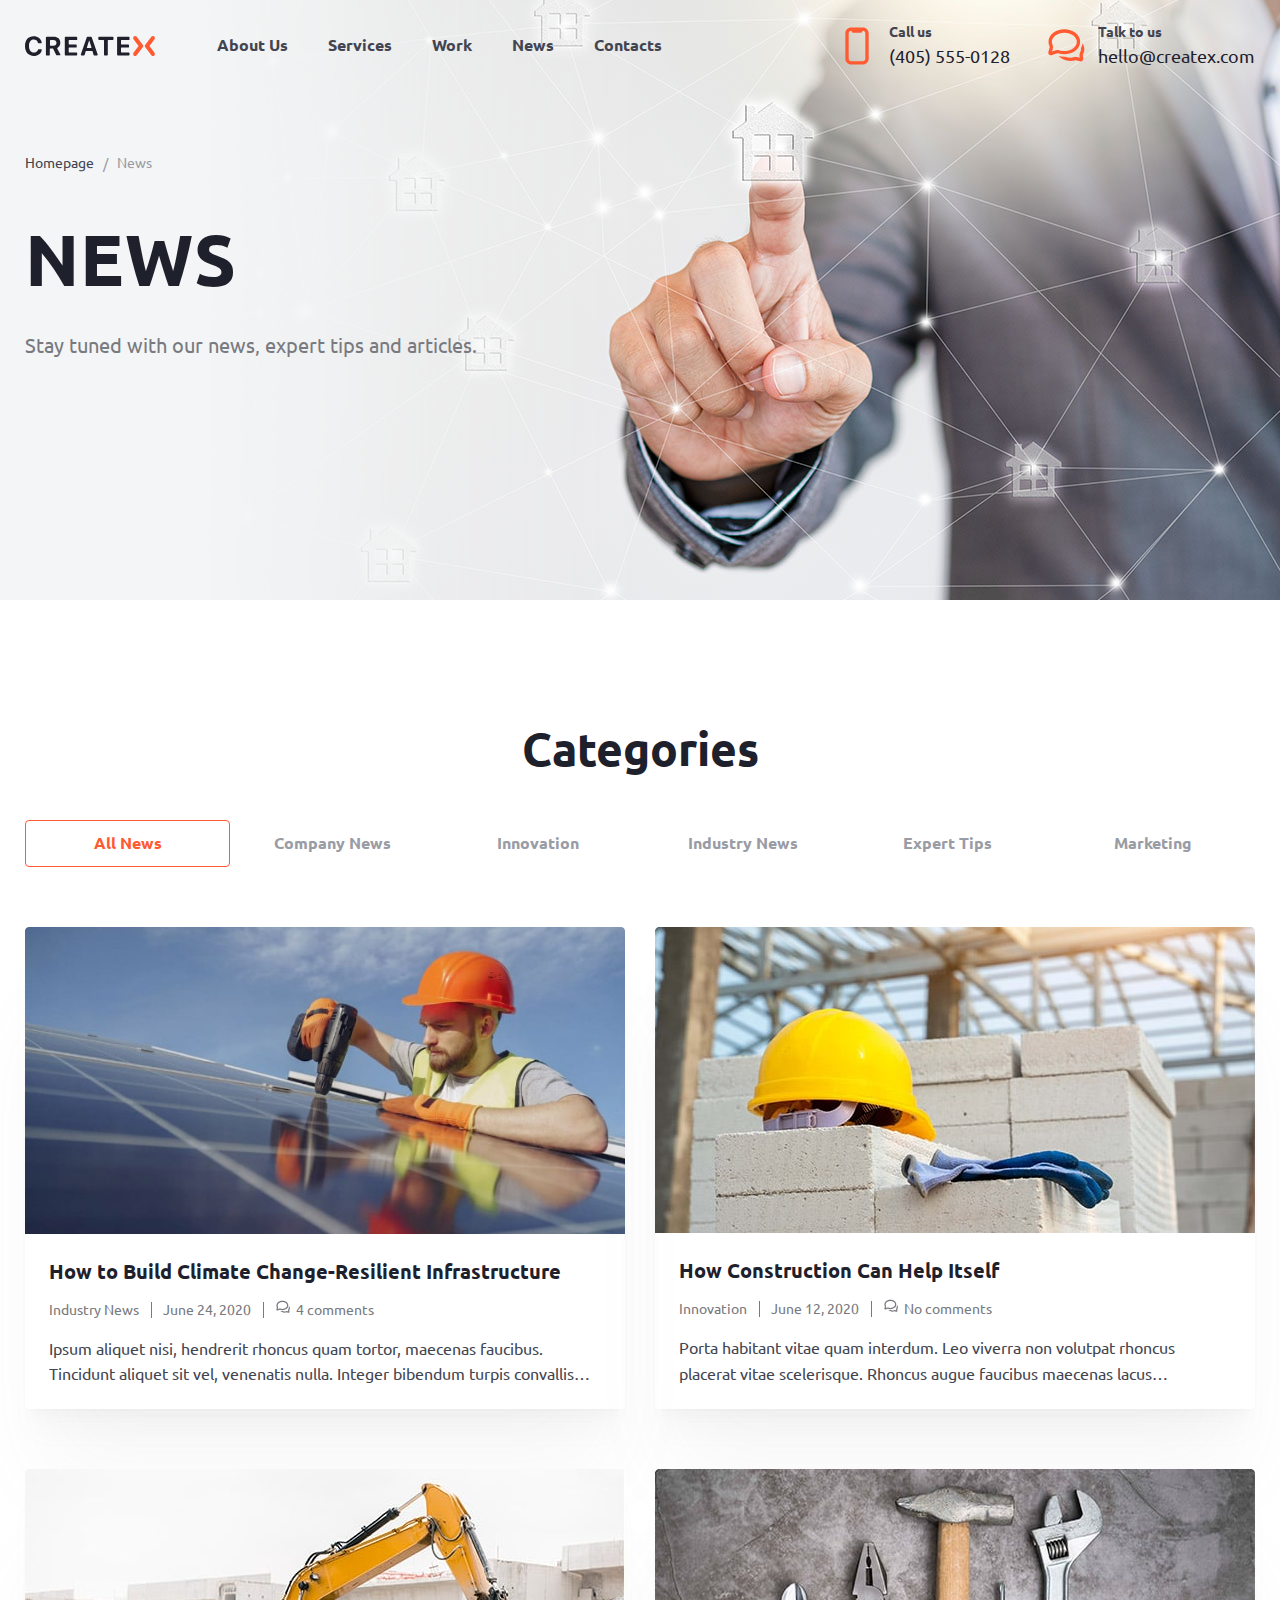
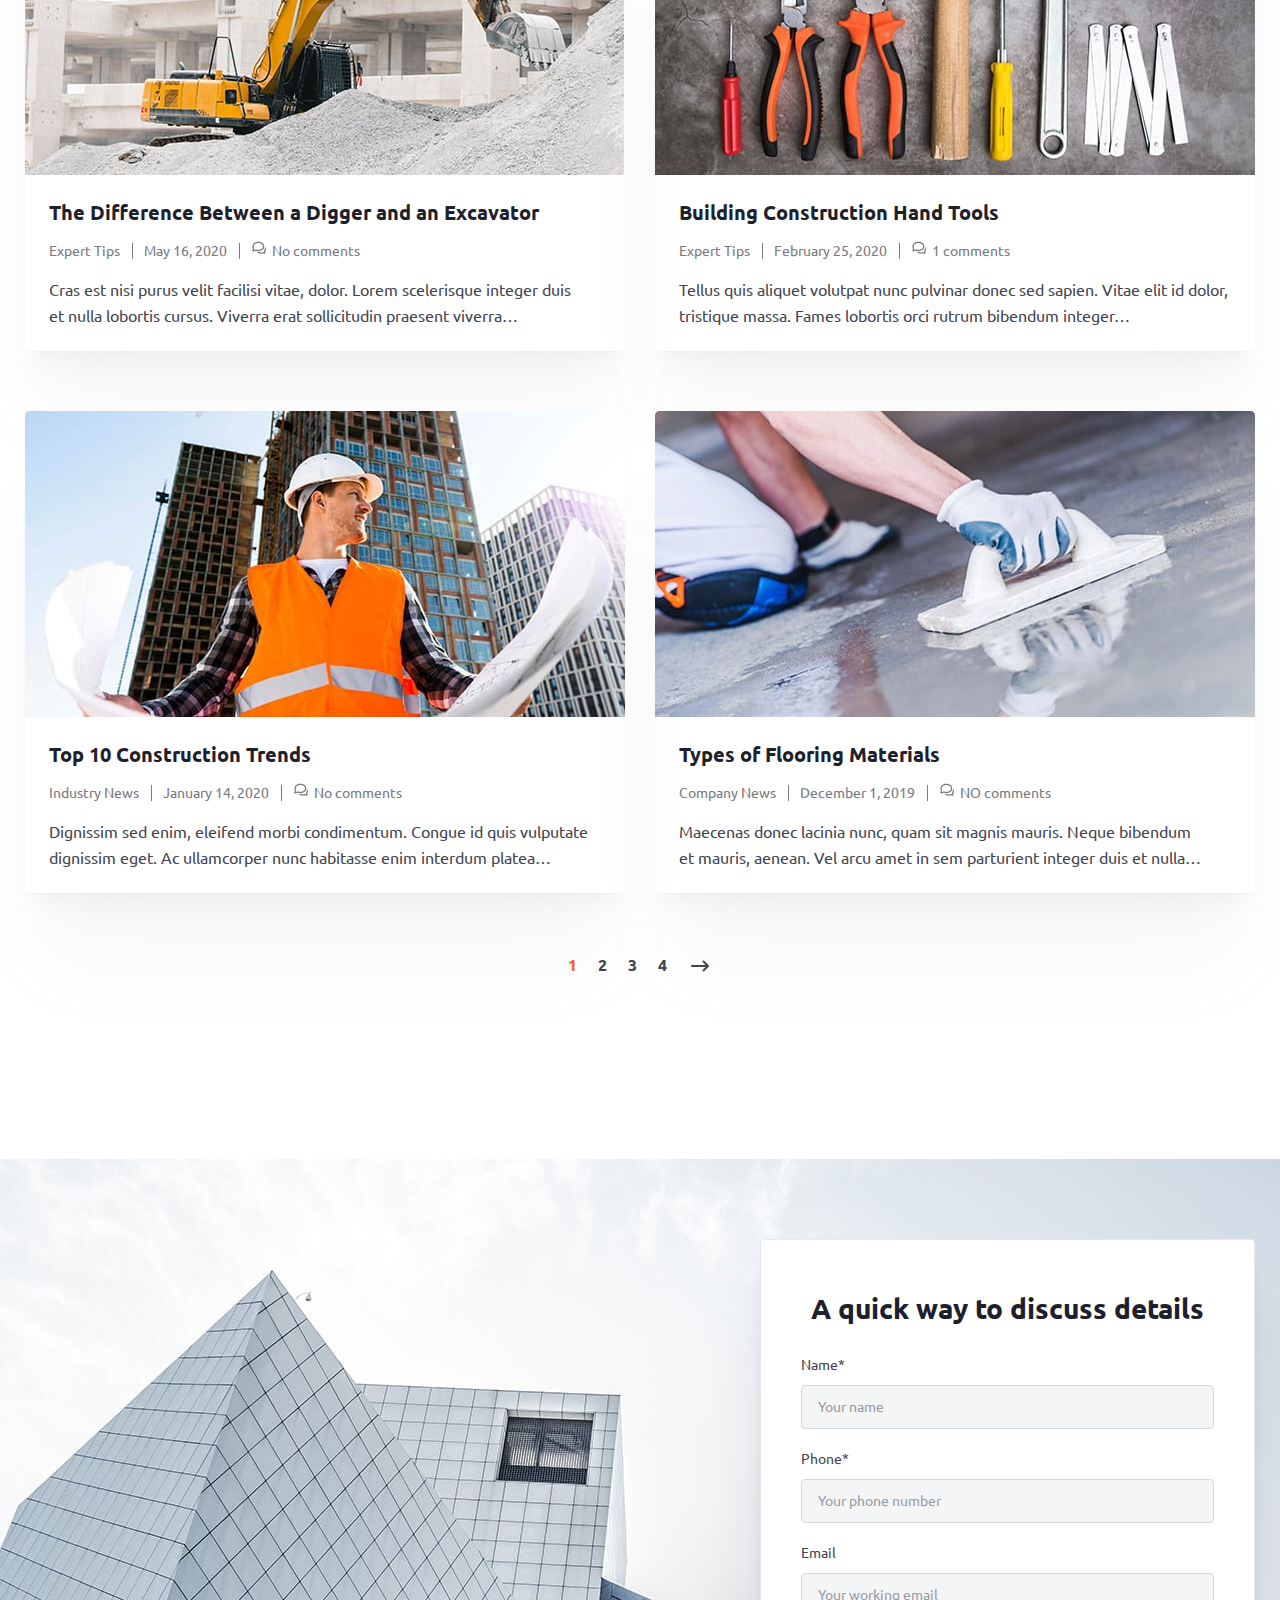
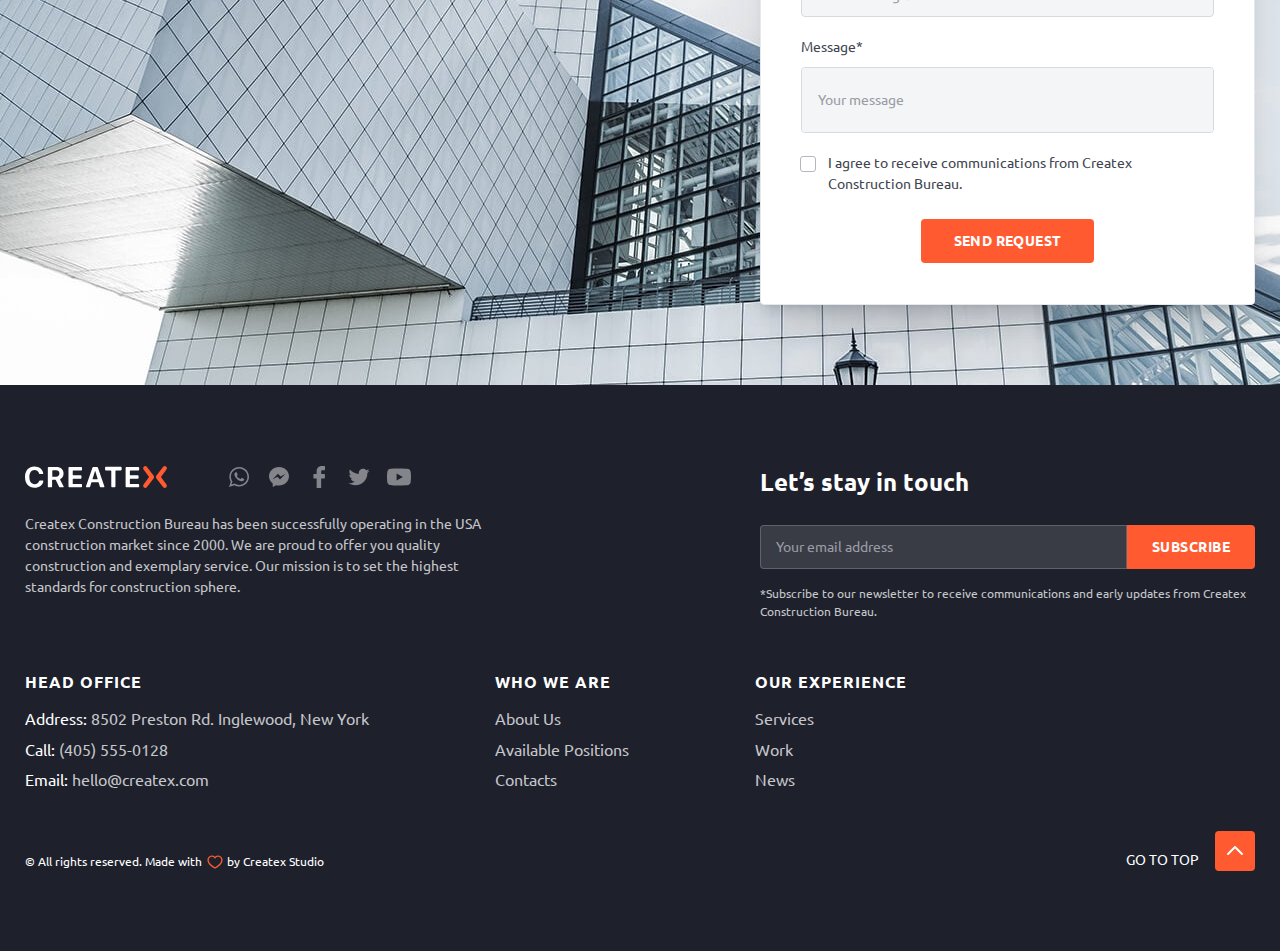
<file: news.html>
<!DOCTYPE html><html lang="en"><head><meta charset="UTF-8"/><meta http-equiv="X-UA-Compatible" content="IE=edge"/><meta name="viewport" content="width=device-width, initial-scale=1.0"/><meta name="theme-color" content="#111111"/><title>News</title><link rel="icon" type="image/x-icon" href="./img/favicons/favicon.svg"><link rel="stylesheet" href="./css/main.css"/></head><body><header class="header header--secondary" id="header"><div class="container header__container"> <a class="logo" href="./../index.html"><img src="./img/logo/logo.svg" alt="Createx logo"/></a><nav class="header__nav nav "><ul class="nav__list"><li class="nav__item"> <a href="./../about-us.html" class="nav__link">About Us</a></li><li class="nav__item"> <a href="./../services.html" class="nav__link">Services</a></li><li class="nav__item"> <a href="./../our-work.html" class="nav__link">Work</a></li><li class="nav__item"> <a href="./../news.html" class="nav__link">News</a></li><li class="nav__item"> <a href="./../сontacts.html" class="nav__link">Contacts</a></li></ul></nav><div class="header-contacts"> <a href="tel:4055550128" class="header-contacts__link contacts-link contacts-link--call"><span class="contacts-link__caption">Call us</span> <span class="contacts-link__value">(405) 555-0128</span></a> <a href="mailto:hello@createx.com" class="header-contacts__link contacts-link contacts-link--mail"><span class="contacts-link__caption">Talk to&#160;us</span> <span class="contacts-link__value">hello@createx.com</span></a></div></div></header><main><section class="page-hero page-hero--news"><div class="container-half-left"><ul class="breadcrumbs page-hero__breadcrumbs"><li class="breadcrumbs__item"> <a href="./../index.html" class="breadcrumbs__link">Homepage</a></li><li class="breadcrumbs__item"> <a class="breadcrumbs__link">News</a></li></ul><h1 class="page-hero__title title title--h1">News</h1><p class="page-hero__desc main-descr"> Stay tuned with our news, expert tips and articles.</p></div></section><section class="categories"><div class="container"><h2 class="categories__title title title--h2 title--center">Categories</h2><ul class="categories-nav grid"><li class="categories-nav__item"> <button type="button" class="categories-nav__btn categories-nav__btn--active">All News</button></li><li class="categories-nav__item"> <button type="button" class="categories-nav__btn">Company News</button></li><li class="categories-nav__item"> <button type="button" class="categories-nav__btn">Innovation</button></li><li class="categories-nav__item"> <button type="button" class="categories-nav__btn">Industry News</button></li><li class="categories-nav__item"> <button type="button" class="categories-nav__btn">Expert Tips</button></li><li class="categories-nav__item"> <button type="button" class="categories-nav__btn">Marketing</button></li></ul><ul class="categories__content grid"><li class="categories__item"> <a href="./single-post.html" class="post" data-target="industry"><img class="post__img" src="./img/news/How-to-Build-Climate-Change-Resilient-Infrastructure.jpg" alt="How to Build Climate Change-Resilient Infrastructure"/><div class="post__text post__text--news"><h3 class="post__title post__title--tall title title--h3"> How to&#160;Build Climate Change-Resilient Infrastructure</h3><div class="post__date"> <span class="post__details">Industry News</span> <time class="post__details" datetime="2020-06-24 12:00">June&#160;24,&#160;2020</time> <span class="post__details"><svg class="post__icon"><use href="./img/svgsprite/sprite.symbol.svg#chat"></use></svg>4 comments</span></div><p class="post__descr post__descr--news"> Ipsum aliquet nisi, hendrerit rhoncus quam tortor, maecenas faucibus. Tincidunt aliquet sit vel, venenatis nulla. Integer bibendum turpis convallis enim, nibh convallis&#8230;</p></div></a></li><li class="categories__item"> <a href="#!" class="post" data-target="innovation"><img class="post__img" src="./img/news/How-Construction-Can-Hel-Itself-306x600.jpg" alt="How Construction Can Help Itself"/><div class="post__text post__text--news"><h3 class="post__title post__title--tall title title--h3"> How Construction Can Help Itself</h3><div class="post__date"> <span class="post__details">Innovation</span> <time class="post__details" datetime="2020-06-12 12:00">June&#160;12,&#160;2020</time> <span class="post__details"><svg class="post__icon"><use href="./img/svgsprite/sprite.symbol.svg#chat"></use></svg>No&#160;comments</span></div><p class="post__descr post__descr--news"> Porta habitant vitae quam interdum. Leo viverra non volutpat rhoncus placerat vitae scelerisque. Rhoncus augue faucibus maecenas lacus&#8230;</p></div></a></li><li class="categories__item"> <a href="#!" class="post" data-target="expert"><img class="post__img" src="./img/news/The-Difference-Between-a-Digger-and-an-Excavator.jpg" alt="The Difference Between a Digger and an Excavator"/><div class="post__text post__text--news"><h3 class="post__title post__title--tall title title--h3"> The Difference Between a&#160;Digger and an&#160;Excavator</h3><div class="post__date"> <span class="post__details">Expert Tips</span> <time class="post__details" datetime="2020-05-16 12:00">May&#160;16,&#160;2020</time> <span class="post__details"><svg class="post__icon"><use href="./img/svgsprite/sprite.symbol.svg#chat"></use></svg>No&#160;comments</span></div><p class="post__descr post__descr--news"> Cras est nisi purus velit facilisi vitae, dolor. Lorem scelerisque integer duis et&#160;nulla lobortis cursus. Viverra erat sollicitudin praesent viverra&#8230;</p></div></a></li><li class="categories__item"> <a href="#!" class="post" data-target="expert"><img class="post__img" src="./img/news/Building-Construction-Hand-Tools.jpg" alt="Building Construction Hand Tools"/><div class="post__text post__text--news"><h3 class="post__title post__title--tall title title--h3"> Building Construction Hand Tools</h3><div class="post__date"> <span class="post__details">Expert Tips</span> <time class="post__details" datetime="2020-02-25 12:00">February&#160;25,&#160;2020</time> <span class="post__details"><svg class="post__icon"><use href="./img/svgsprite/sprite.symbol.svg#chat"></use></svg>1 comments</span></div><p class="post__descr post__descr--news"> Tellus quis aliquet volutpat nunc pulvinar donec sed sapien. Vitae elit id&#160;dolor, tristique massa. Fames lobortis orci rutrum bibendum integer&#8230;</p></div></a></li><li class="categories__item"> <a href="#!" class="post" data-target="industry"><img class="post__img" src="./img/news/Top-10-Construction-Trends.jpg" alt="Top 10 Construction Trends"/><div class="post__text post__text--news"><h3 class="post__title post__title--tall title title--h3"> Top 10 Construction Trends</h3><div class="post__date"> <span class="post__details">Industry News</span> <time class="post__details" datetime="2020-01-14 12:00">January&#160;14,&#160;2020</time> <span class="post__details"><svg class="post__icon"><use href="./img/svgsprite/sprite.symbol.svg#chat"></use></svg>No&#160;comments</span></div><p class="post__descr post__descr--news"> Dignissim sed enim, eleifend morbi condimentum. Congue id&#160;quis vulputate dignissim eget. Ac&#160;ullamcorper nunc habitasse enim interdum platea&#8230;</p></div></a></li><li class="categories__item"> <a href="#!" class="post" data-target="company"><img class="post__img" src="./img/news/Types-of-Flooring-Materials-306x600.jpg" alt="Types of Flooring Materials"/><div class="post__text post__text--news"><h3 class="post__title post__title--tall title title--h3"> Types of&#160;Flooring Materials</h3><div class="post__date"> <span class="post__details">Company News</span> <time class="post__details" datetime="2019-12-01 12:00">December&#160;1,&#160;2019</time> <span class="post__details"><svg class="post__icon"><use href="./img/svgsprite/sprite.symbol.svg#chat"></use></svg>NO&#160;comments</span></div><p class="post__descr post__descr--news"> Maecenas donec lacinia nunc, quam sit magnis mauris. Neque bibendum et&#160;mauris, aenean. Vel arcu amet in&#160;sem parturient integer duis et&#160;nulla&#8230;</p></div></a></li></ul><ul class="categories-pag"><li class="categories-pag__item"> <a href="#!" class="categories-pag__link categories-pag__link--active">1</a></li><li class="categories-pag__item"> <a href="#!" class="categories-pag__link">2</a></li><li class="categories-pag__item"> <a href="#!" class="categories-pag__link">3</a></li><li class="categories-pag__item"> <a href="#!" class="categories-pag__link">4</a></li><li class="categories-pag__item"> <a href="#!" class="categories-pag__link" aria-label="next page"><svg><use href="./img/svgsprite/sprite.symbol.svg#right"></use></svg></a></li></ul></div></section><section class="contacts-section"><h2 class="visually-hidden">Contacts</h2><div class="container contacts-section__container"><div class="contacts-section__form contacts-form" id="contacts-form"><h4 class="contacts-form__title title title--h4 title--center">A&#160;quick way to&#160;discuss details</h4><form class="form" action="/submit_request" method="post"> <label class="form-field contacts-form__field" for="name"><span class="form-field__caption">Name*</span> <input class="form-field__input form-field__input--gray" type="text" id="name" name="name" placeholder="Your name" autocomplete="given-name" required/></label> <label class="form-field contacts-form__field" for="phone"><span class="form-field__caption">Phone*</span> <input class="form-field__input form-field__input--gray" type="tel" id="phone" name="phone" placeholder="Your phone number" autocomplete="off" required/></label> <label class="form-field contacts-form__field" for="email"><span class="form-field__caption">Email</span> <input class="form-field__input form-field__input--gray" type="email" id="email" name="email" placeholder="Your working email" autocomplete="off"/></label> <label class="form-field contacts-form__field" for="message"><span class="form-field__caption">Message*</span><textarea type="text" class="form-field__input form-field__input--gray form-field__input--tall " id="message" name="message" placeholder="Your message" required></textarea></label> <label class="custom-checkbox contacts-form__checkbox"><input type="checkbox" class="custom-checkbox__input" required/> <span class="custom-checkbox__text">I&#160;agree to&#160;receive communications from Createx Construction Bureau.</span></label><div class="centered"> <button class="contacts-form__btn btn btn--fill btn--fill-primary" type="submit"> Send Request</button></div></form></div></div></section></main><footer class="footer"><div class="container "><div class="footer__up"><div class="footer__left"><div class="footer__target"> <a class="footer__logo logo " href="#!"><img src="./img/logo/footer-logo.svg" alt="Createx logo"/></a><ul class="footer-social"><li class="footer-social__item"> <a href="#!" target="_blank" class="footer-social__link" aria-label="WhatsApp"><svg class=" footer-social__icon "><use href="./img/svgsprite/sprite.symbol.svg#whatsapp"></use></svg></a></li><li class="footer-social__item"> <a href="#!" target="_blank" class="footer-social__link" aria-label="Messanger"><svg class=" footer-social__icon "><use href="./img/svgsprite/sprite.symbol.svg#messanger"></use></svg></a></li><li class="footer-social__item"> <a href="#!" target="_blank" class="footer-social__link" aria-label="Facebook"><svg class=" footer-social__icon "><use href="./img/svgsprite/sprite.symbol.svg#facebook"></use></svg></a></li><li class="footer-social__item"> <a href="#!" target="_blank" class="footer-social__link" aria-label="Twitter"><svg class=" footer-social__icon "><use href="./img/svgsprite/sprite.symbol.svg#twitter"></use></svg></a></li><li class="footer-social__item"> <a href="#!" target="_blank" class="footer-social__link" aria-label="YouTube"><svg class=" footer-social__icon "><use href="./img/svgsprite/sprite.symbol.svg#youtube"></use></svg></a></li></ul></div><p class="footer__descr"> Createx Construction Bureau has been successfully operating in&#160;the USA construction market since 2000. We&#160;are proud to&#160;offer you quality construction and exemplary service. Our mission is&#160;to&#160;set the highest standards for construction sphere.</p></div><div class="footer__right"><form action="#" class="footer-form"><h3 class="footer-form__subtitle">Let&#8217;s stay in&#160;touch</h3> <label class="footer-form__label" for="email"><input class="footer-form__input " type="email" id="email" name="email" placeholder="Your email address" required/> <button class="footer-form__btn" type="submit"> subscribe</button></label><p class="footer-form__descr"> *Subscribe to&#160;our newsletter to&#160;receive communications and early updates from Createx Construction Bureau.</p></form></div></div><div class="footer__middle"><address class="footer-address"><h3 class="footer-address__title footer-title">Head office</h3><ul class="footer-address__list"><li class="footer-address__item"> <a href="https://maps.app.goo.gl/TbzB8VneQcP5iPEg7" class="footer__link"><span class="footer-address__name">Address:</span> 8502 Preston&#160;Rd. Inglewood, New York</a></li><li class="footer-address__item"> <a href="tel:4055550128" class="footer__link"><span class="footer-address__name">Call:</span> (405) 555-0128</a></li><li class="footer-address__item"> <a href="mailto:hello@createx.com" class="footer__link"><span class="footer-address__name">Email:</span> hello@createx.com</a></li></ul></address><nav class="footer-nav"><h3 class="footer-nav__title footer-title">Who we&#160;are</h3><ul class="footer-nav__list"><li class="footer-nav__item"><a href="#!" class="footer__link">About Us</a></li><li class="footer-nav__item"><a href="#!" class="footer__link">Available Positions</a></li><li class="footer-nav__item"><a href="#!" class="footer__link">Contacts</a></li></ul></nav><nav class="footer-nav"><h3 class="footer-nav__title footer-title">Our experience</h3><ul class="footer-nav__list"><li class="footer-nav__item"><a href="#!" class="footer__link">Services</a></li><li class="footer-nav__item"><a href="#!" class="footer__link">Work</a></li><li class="footer-nav__item"><a href="#!" class="footer__link">News</a></li></ul></nav></div><div class="footer__down"> <small class="footer-copirights">&#169; All rights reserved. Made with&#160;<svg class="footer-copirights__icon"><use href="./img/svgsprite/sprite.symbol.svg#heart"></use></svg>by&#160;Createx Studio</small><a href="#header" class="footer-top"><p class="footer-top__text">Go&#160;to&#160;top</p> <button type="button" class="footer-top__btn"><svg class="footer-top__icon "><use href="./img/svgsprite/sprite.symbol.svg#up-chevron"></use></svg></button></a></div></div></footer><script src="./js/index.bundle.js"></script></body></html>
</file>
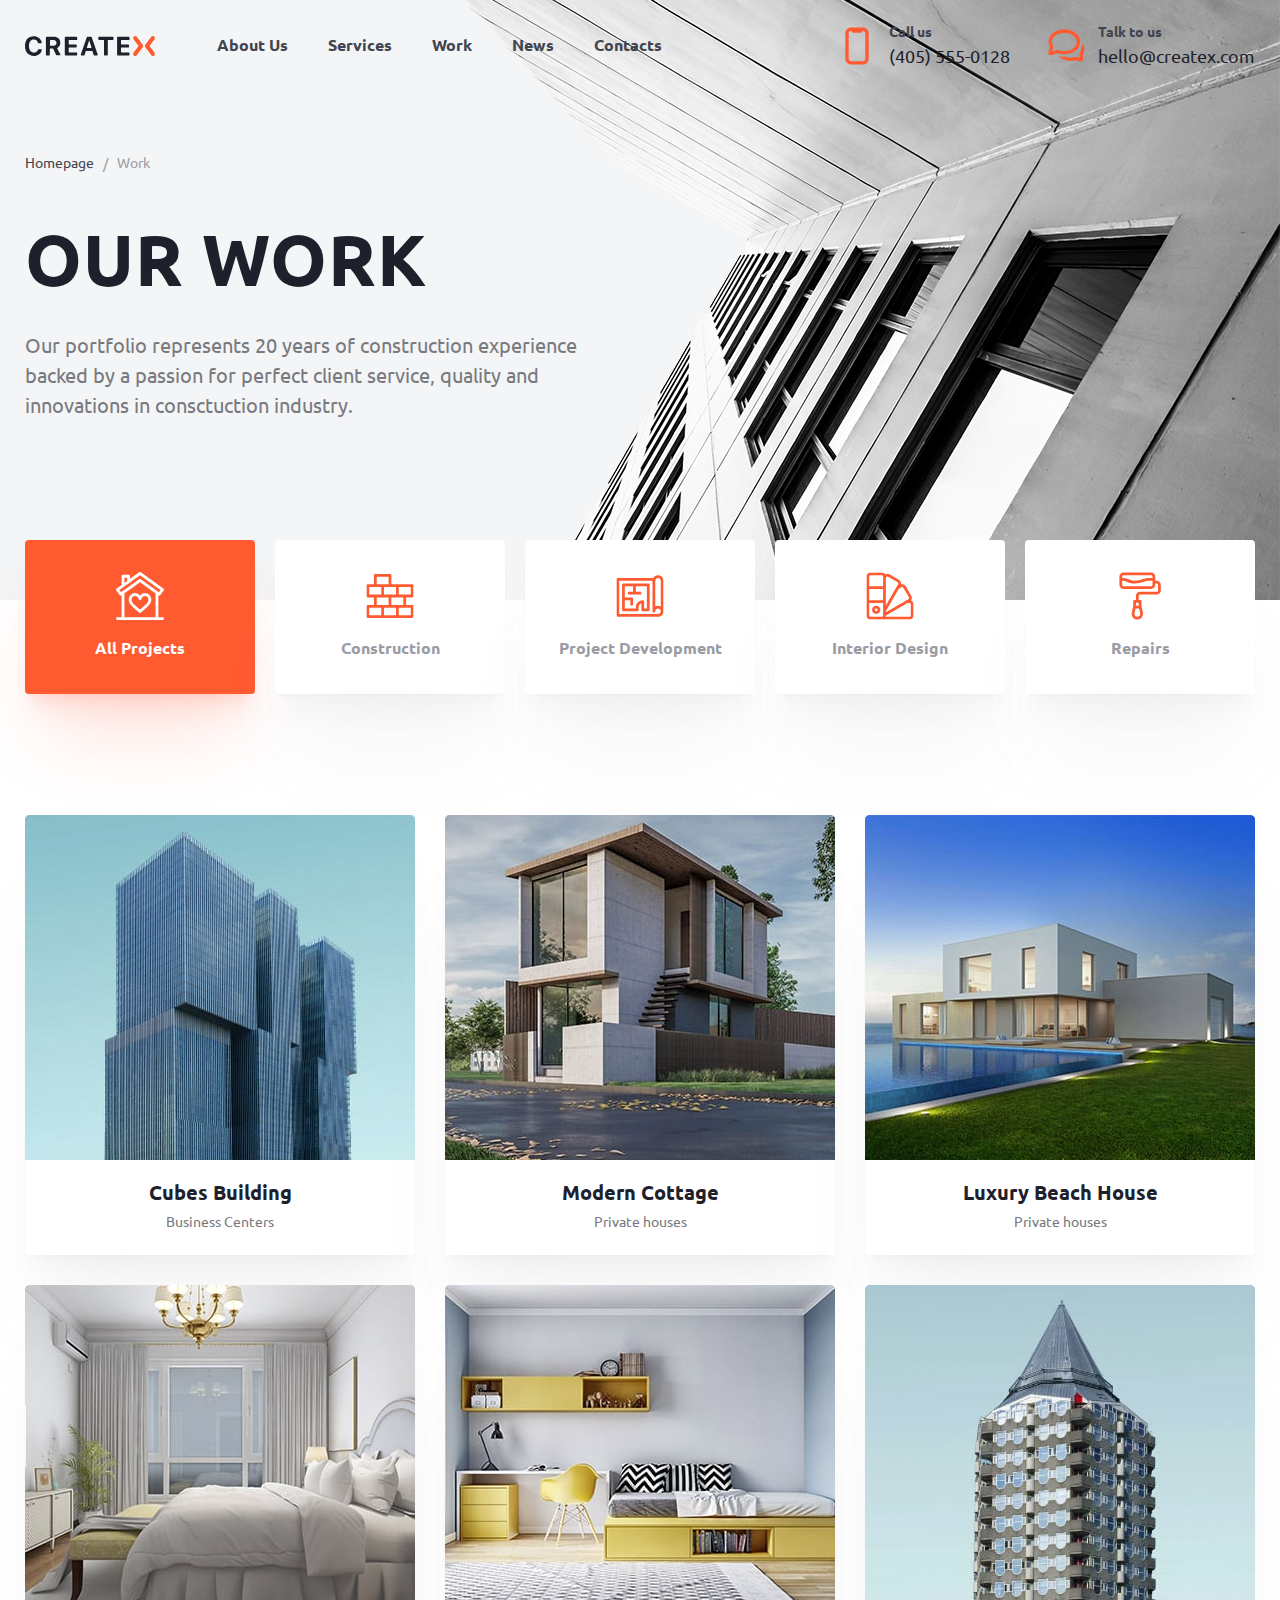
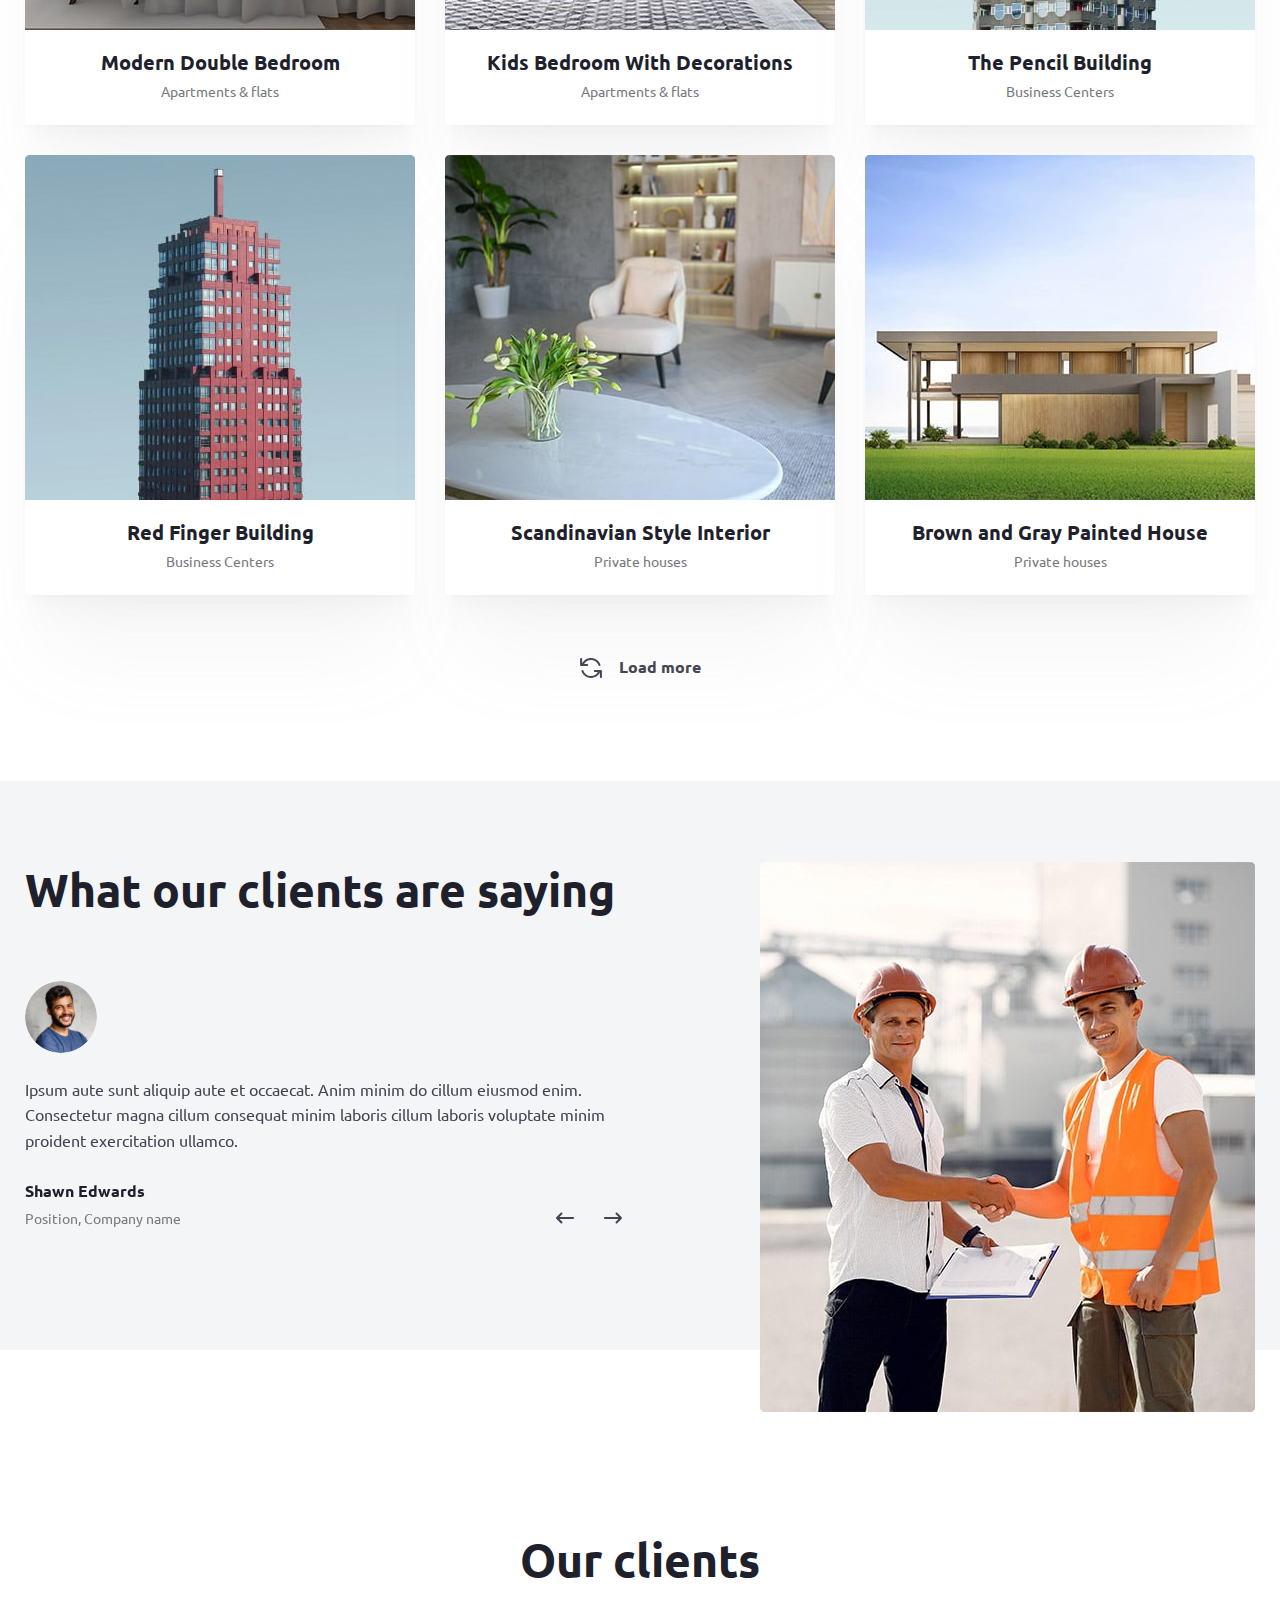
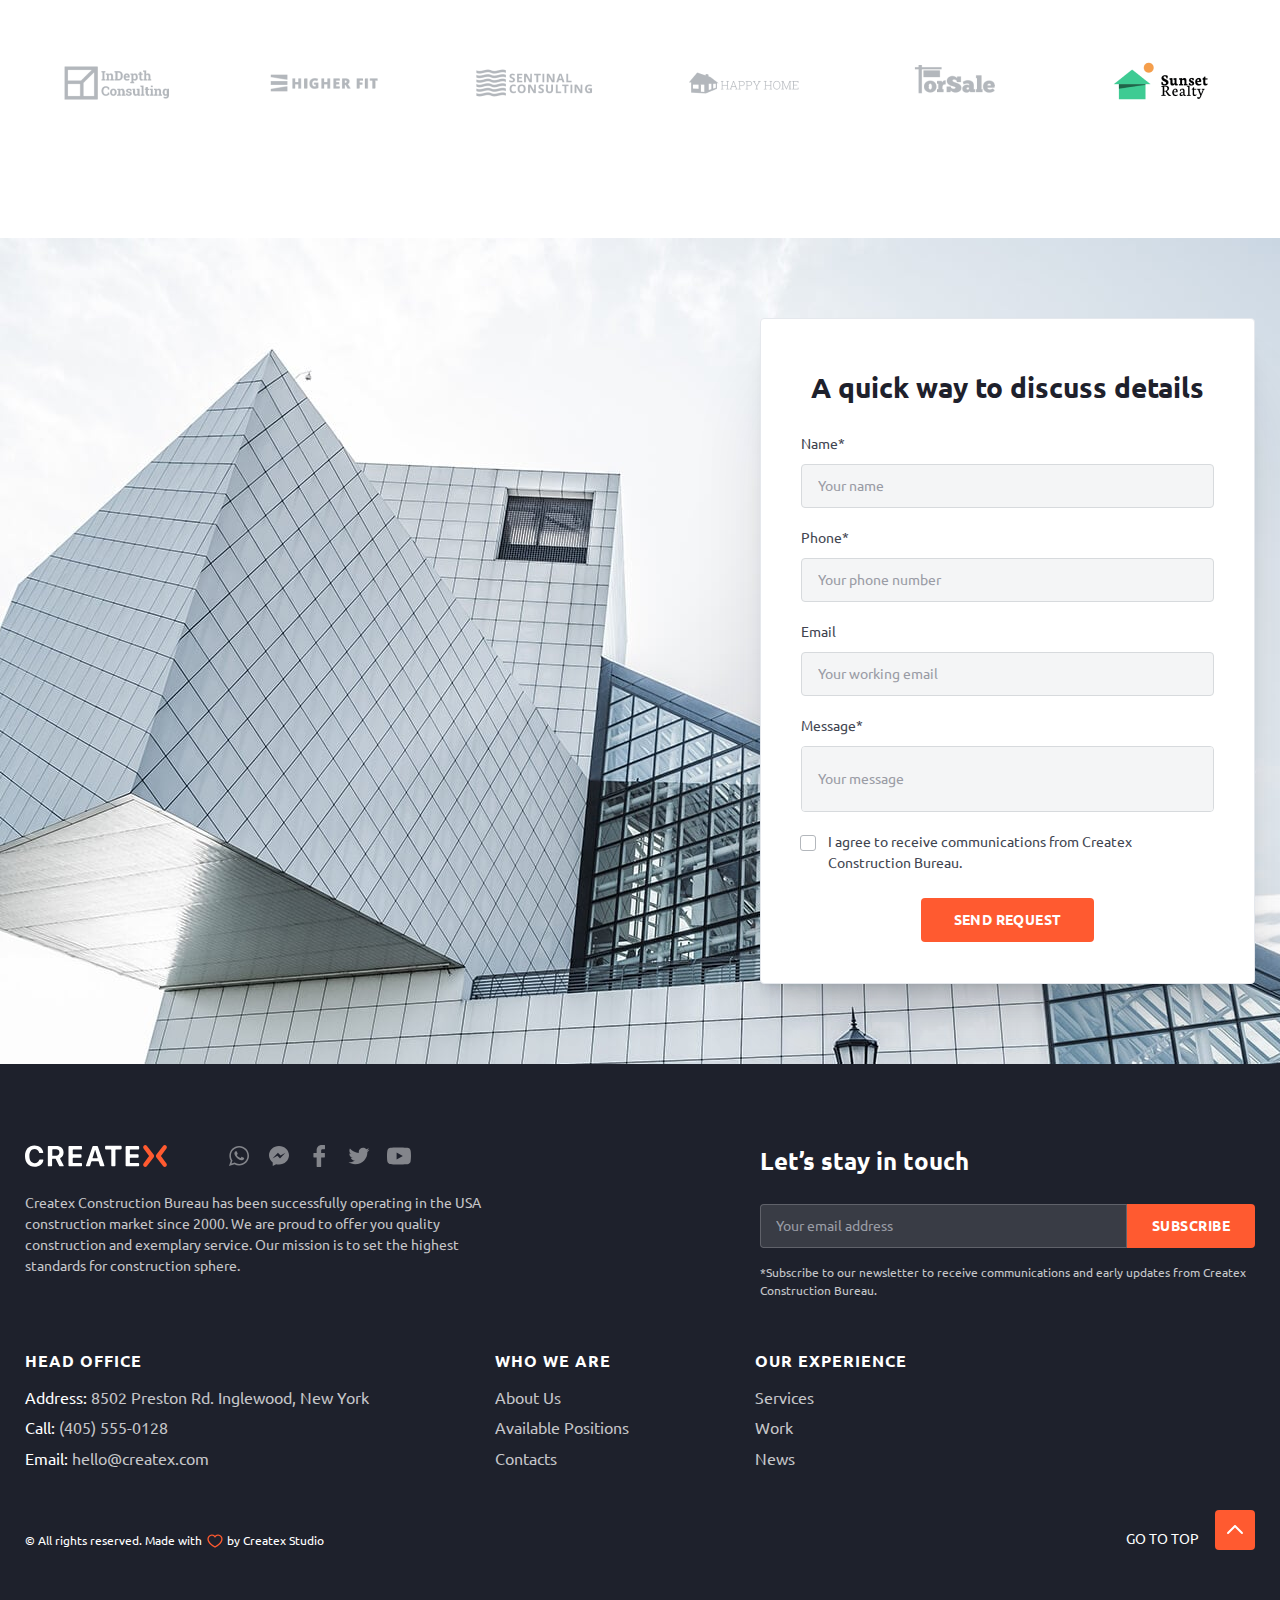
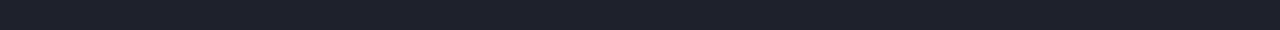
<file: our-work.html>
<!DOCTYPE html><html lang="en"><head><meta charset="UTF-8"/><meta http-equiv="X-UA-Compatible" content="IE=edge"/><meta name="viewport" content="width=device-width, initial-scale=1.0"/><meta name="theme-color" content="#111111"/><title>Our work</title><link rel="icon" type="image/x-icon" href="./img/favicons/favicon.svg"><link rel="stylesheet" href="./css/main.css"/></head><body><header class="header header--secondary" id="header"><div class="container header__container"> <a class="logo" href="./../index.html"><img src="./img/logo/logo.svg" alt="Createx logo"/></a><nav class="header__nav nav "><ul class="nav__list"><li class="nav__item"> <a href="./../about-us.html" class="nav__link">About Us</a></li><li class="nav__item"> <a href="./../services.html" class="nav__link">Services</a></li><li class="nav__item"> <a href="./../our-work.html" class="nav__link">Work</a></li><li class="nav__item"> <a href="./../news.html" class="nav__link">News</a></li><li class="nav__item"> <a href="./../сontacts.html" class="nav__link">Contacts</a></li></ul></nav><div class="header-contacts"> <a href="tel:4055550128" class="header-contacts__link contacts-link contacts-link--call"><span class="contacts-link__caption">Call us</span> <span class="contacts-link__value">(405) 555-0128</span></a> <a href="mailto:hello@createx.com" class="header-contacts__link contacts-link contacts-link--mail"><span class="contacts-link__caption">Talk to&#160;us</span> <span class="contacts-link__value">hello@createx.com</span></a></div></div></header><main><section class="page-hero page-hero--our-work"><div class="container-half-left"><ul class="breadcrumbs page-hero__breadcrumbs"><li class="breadcrumbs__item"> <a href="./../index.html" class="breadcrumbs__link">Homepage</a></li><li class="breadcrumbs__item"> <a class="breadcrumbs__link">Work</a></li></ul><h1 class="page-hero__title title title--h1">OUR WORK</h1><p class="page-hero__desc main-descr"> Our portfolio represents 20 years of&#160;construction experience backed by&#160;a&#160;passion for perfect client service, quality and innovations in&#160;consctuction industry.</p></div></section><section class="portfolio"><div class="container"><h2 class="visually-hidden">Portfolio</h2><ul class="list-reset portfolio-tabs-nav"><li class="portfolio-tabs-nav__item"> <button class="btn-reset portfolio-tabs-nav__btn portfolio-tabs-nav__btn--active" data-path="all"><svg class="portfolio-tabs-nav__icon"><use xlink:href="./img/svgsprite/sprite.symbol.svg#house"></use></svg><span class="portfolio-tabs-nav__text">All Projects</span></button></li><li class="portfolio-tabs-nav__item"> <button class="btn-reset portfolio-tabs-nav__btn" data-path="constr"><svg class="portfolio-tabs-nav__icon"><use xlink:href="./img/svgsprite/sprite.symbol.svg#construction"></use></svg><span class="portfolio-tabs-nav__text">Construction</span></button></li><li class="portfolio-tabs-nav__item"> <button class="btn-reset portfolio-tabs-nav__btn" data-path="dev"><svg class="portfolio-tabs-nav__icon"><use xlink:href="./img/svgsprite/sprite.symbol.svg#project"></use></svg><span class="portfolio-tabs-nav__text">Project Development</span></button></li><li class="portfolio-tabs-nav__item"> <button class="btn-reset portfolio-tabs-nav__btn" data-path="design"><svg class="portfolio-tabs-nav__icon"><use xlink:href="./img/svgsprite/sprite.symbol.svg#design"></use></svg><span class="portfolio-tabs-nav__text">Interior Design</span></button></li><li class="portfolio-tabs-nav__item"> <button class="btn-reset portfolio-tabs-nav__btn" data-path="repair"><svg class="portfolio-tabs-nav__icon"><use xlink:href="./img/svgsprite/sprite.symbol.svg#repairs"></use></svg><span class="portfolio-tabs-nav__text">Repairs</span></button></li></ul><ul class="list-reset portfolio-tabs grid"><li class="swiper-slide portfolio-tabs__item portfolio-tabs__item--visible"> <a href="#!" class="swiper-card portfolio-item" data-target="repair"><img class="swiper-card__image portfolio-item__image" src="./img/projects/Cubes-Building.jpg" srcset="./img/projects/Cubes-Building@2x.jpg 2x" alt="Cubes Building"/><div class="swiper-card__content portfolio-item__content"><h3 class="swiper-card__title portfolio-item__title title title--h3 title--center">Cubes Building</h3><p class="swiper-card__descr portfolio-item__descr">Business Centers</p><div class="swiper-card__btn portfolio-item__btn btn btn--stroke btn--stroke-primary">View Project</div></div></a></li><li class="swiper-slide portfolio-tabs__item portfolio-tabs__item--visible"> <a href="./../modern-cottage.html" class="swiper-card portfolio-item" data-target="constr"><img class="swiper-card__image portfolio-item__image" src="./img/projects/Modern-Cottage.jpg" srcset="./img/projects/Modern-Cottage@2x.jpg 2x" alt="Modern Cottage"/><div class="swiper-card__content portfolio-item__content"><h3 class="swiper-card__title portfolio-item__title title title--h3 title--center">Modern Cottage</h3><p class="swiper-card__descr portfolio-item__descr">Private houses</p><div class="swiper-card__btn portfolio-item__btn btn btn--stroke btn--stroke-primary">View Project</div></div></a></li><li class="swiper-slide portfolio-tabs__item portfolio-tabs__item--visible"> <a href="#!" class="swiper-card portfolio-item" data-target="dev"><img class="swiper-card__image portfolio-item__image" src="./img/projects/Luxury-Beach-House.jpg" srcset="./img/projects/Luxury-Beach-House@2x.jpg 2x" alt="Luxury Beach House"/><div class="swiper-card__content portfolio-item__content"><h3 class="swiper-card__title portfolio-item__title title title--h3 title--center">Luxury Beach House</h3><p class="swiper-card__descr portfolio-item__descr">Private houses</p><div class="swiper-card__btn portfolio-item__btn btn btn--stroke btn--stroke-primary">View Project</div></div></a></li><li class="swiper-slide portfolio-tabs__item portfolio-tabs__item--visible"> <a href="#!" class="swiper-card portfolio-item" data-target="design"><img class="swiper-card__image portfolio-item__image" src="./img/projects/Modern-Double-Bedroom.jpg" srcset="./img/projects/Modern-Double-Bedroom@2x.jpg 2x" alt="Modern Double Bedroom"/><div class="swiper-card__content portfolio-item__content"><h3 class="swiper-card__title portfolio-item__title title title--h3 title--center">Modern Double Bedroom</h3><p class="swiper-card__descr portfolio-item__descr">Apartments & flats</p><div class="swiper-card__btn portfolio-item__btn btn btn--stroke btn--stroke-primary">View Project</div></div></a></li><li class="swiper-slide portfolio-tabs__item portfolio-tabs__item--visible"> <a href="#!" class="swiper-card portfolio-item" data-target="constr"><img class="swiper-card__image portfolio-item__image" src="./img/projects/Kids-Bedroom-With-Decorations.jpg" srcset="./img/projects/Kids-Bedroom-With-Decorations@2x.jpg 2x" alt="Kids Bedroom With Decorations"/><div class="swiper-card__content portfolio-item__content"><h3 class="swiper-card__title portfolio-item__title title title--h3 title--center">Kids Bedroom With Decorations</h3><p class="swiper-card__descr portfolio-item__descr">Apartments & flats</p><div class="swiper-card__btn portfolio-item__btn btn btn--stroke btn--stroke-primary">View Project</div></div></a></li><li class="swiper-slide portfolio-tabs__item portfolio-tabs__item--visible"> <a href="#!" class="swiper-card portfolio-item" data-target="constr"><img class="swiper-card__image portfolio-item__image" src="./img/projects/The-Pencil-Building.jpg" srcset="./img/projects/The-Pencil-Building@2x.jpg 2x" alt="The Pencil Building"/><div class="swiper-card__content portfolio-item__content"><h3 class="swiper-card__title portfolio-item__title title title--h3 title--center">The Pencil Building</h3><p class="swiper-card__descr portfolio-item__descr">Business Centers</p><div class="swiper-card__btn portfolio-item__btn btn btn--stroke btn--stroke-primary">View Project</div></div></a></li><li class="swiper-slide portfolio-tabs__item portfolio-tabs__item--visible"> <a href="#!" class="swiper-card portfolio-item" data-target="design"><img class="swiper-card__image portfolio-item__image" src="./img/projects/Red-Finger-Building.jpg" srcset="./img/projects/Red-Finger-Building@2x.jpg 2x" alt="Red Finger Building"/><div class="swiper-card__content portfolio-item__content"><h3 class="swiper-card__title portfolio-item__title title title--h3 title--center">Red Finger Building</h3><p class="swiper-card__descr portfolio-item__descr">Business Centers</p><div class="swiper-card__btn portfolio-item__btn btn btn--stroke btn--stroke-primary">View Project</div></div></a></li><li class="swiper-slide portfolio-tabs__item portfolio-tabs__item--visible"> <a href="#!" class="swiper-card portfolio-item" data-target="repair"><img class="swiper-card__image portfolio-item__image" src="./img/projects/Scandinavian-Style-Interior.jpg" srcset="./img/projects/Scandinavian-Style-Interior@2x.jpg 2x" alt="Scandinavian Style Interior"/><div class="swiper-card__content portfolio-item__content"><h3 class="swiper-card__title portfolio-item__title title title--h3 title--center">Scandinavian Style Interior</h3><p class="swiper-card__descr portfolio-item__descr">Private houses</p><div class="swiper-card__btn portfolio-item__btn btn btn--stroke btn--stroke-primary">View Project</div></div></a></li><li class="swiper-slide portfolio-tabs__item portfolio-tabs__item--visible"> <a href="#!" class="swiper-card portfolio-item" data-target="design"><img class="swiper-card__image portfolio-item__image" src="./img/projects/Brown-and-Gray-Painted-House.jpg" srcset="./img/projects/Brown-and-Gray-Painted-House@2x.jpg 2x" alt="Brown and Gray Painted House"/><div class="swiper-card__content portfolio-item__content"><h3 class="swiper-card__title portfolio-item__title title title--h3 title--center">Brown and Gray Painted House</h3><p class="swiper-card__descr portfolio-item__descr">Private houses</p><div class="swiper-card__btn portfolio-item__btn btn btn--stroke btn--stroke-primary">View Project</div></div></a></li><li class="swiper-slide portfolio-tabs__item portfolio-tabs__item--visible"> <a href="#!" class="swiper-card portfolio-item" data-target="repair"><img class="swiper-card__image portfolio-item__image" src="./img/projects/Cubes-Building.jpg" srcset="./img/projects/Cubes-Building@2x.jpg 2x" alt="Cubes Building"/><div class="swiper-card__content portfolio-item__content"><h3 class="swiper-card__title portfolio-item__title title title--h3 title--center">Cubes Building</h3><p class="swiper-card__descr portfolio-item__descr">Business Centers</p><div class="swiper-card__btn portfolio-item__btn btn btn--stroke btn--stroke-primary">View Project</div></div></a></li><li class="swiper-slide portfolio-tabs__item portfolio-tabs__item--visible"> <a href="./../modern-cottage.html" class="swiper-card portfolio-item" data-target="constr"><img class="swiper-card__image portfolio-item__image" src="./img/projects/Modern-Cottage.jpg" srcset="./img/projects/Modern-Cottage@2x.jpg 2x" alt="Modern Cottage"/><div class="swiper-card__content portfolio-item__content"><h3 class="swiper-card__title portfolio-item__title title title--h3 title--center">Modern Cottage</h3><p class="swiper-card__descr portfolio-item__descr">Private houses</p><div class="swiper-card__btn portfolio-item__btn btn btn--stroke btn--stroke-primary">View Project</div></div></a></li><li class="swiper-slide portfolio-tabs__item portfolio-tabs__item--visible"> <a href="#!" class="swiper-card portfolio-item" data-target="dev"><img class="swiper-card__image portfolio-item__image" src="./img/projects/Luxury-Beach-House.jpg" srcset="./img/projects/Luxury-Beach-House@2x.jpg 2x" alt="Luxury Beach House"/><div class="swiper-card__content portfolio-item__content"><h3 class="swiper-card__title portfolio-item__title title title--h3 title--center">Luxury Beach House</h3><p class="swiper-card__descr portfolio-item__descr">Private houses</p><div class="swiper-card__btn portfolio-item__btn btn btn--stroke btn--stroke-primary">View Project</div></div></a></li><li class="swiper-slide portfolio-tabs__item portfolio-tabs__item--visible"> <a href="#!" class="swiper-card portfolio-item" data-target="design"><img class="swiper-card__image portfolio-item__image" src="./img/projects/Modern-Double-Bedroom.jpg" srcset="./img/projects/Modern-Double-Bedroom@2x.jpg 2x" alt="Modern Double Bedroom"/><div class="swiper-card__content portfolio-item__content"><h3 class="swiper-card__title portfolio-item__title title title--h3 title--center">Modern Double Bedroom</h3><p class="swiper-card__descr portfolio-item__descr">Apartments & flats</p><div class="swiper-card__btn portfolio-item__btn btn btn--stroke btn--stroke-primary">View Project</div></div></a></li><li class="swiper-slide portfolio-tabs__item portfolio-tabs__item--visible"> <a href="#!" class="swiper-card portfolio-item" data-target="constr"><img class="swiper-card__image portfolio-item__image" src="./img/projects/Kids-Bedroom-With-Decorations.jpg" srcset="./img/projects/Kids-Bedroom-With-Decorations@2x.jpg 2x" alt="Kids Bedroom With Decorations"/><div class="swiper-card__content portfolio-item__content"><h3 class="swiper-card__title portfolio-item__title title title--h3 title--center">Kids Bedroom With Decorations</h3><p class="swiper-card__descr portfolio-item__descr">Apartments & flats</p><div class="swiper-card__btn portfolio-item__btn btn btn--stroke btn--stroke-primary">View Project</div></div></a></li><li class="swiper-slide portfolio-tabs__item portfolio-tabs__item--visible"> <a href="#!" class="swiper-card portfolio-item" data-target="constr"><img class="swiper-card__image portfolio-item__image" src="./img/projects/The-Pencil-Building.jpg" srcset="./img/projects/The-Pencil-Building@2x.jpg 2x" alt="The Pencil Building"/><div class="swiper-card__content portfolio-item__content"><h3 class="swiper-card__title portfolio-item__title title title--h3 title--center">The Pencil Building</h3><p class="swiper-card__descr portfolio-item__descr">Business Centers</p><div class="swiper-card__btn portfolio-item__btn btn btn--stroke btn--stroke-primary">View Project</div></div></a></li><li class="swiper-slide portfolio-tabs__item portfolio-tabs__item--visible"> <a href="#!" class="swiper-card portfolio-item" data-target="design"><img class="swiper-card__image portfolio-item__image" src="./img/projects/Red-Finger-Building.jpg" srcset="./img/projects/Red-Finger-Building@2x.jpg 2x" alt="Red Finger Building"/><div class="swiper-card__content portfolio-item__content"><h3 class="swiper-card__title portfolio-item__title title title--h3 title--center">Red Finger Building</h3><p class="swiper-card__descr portfolio-item__descr">Business Centers</p><div class="swiper-card__btn portfolio-item__btn btn btn--stroke btn--stroke-primary">View Project</div></div></a></li><li class="swiper-slide portfolio-tabs__item portfolio-tabs__item--visible"> <a href="#!" class="swiper-card portfolio-item" data-target="repair"><img class="swiper-card__image portfolio-item__image" src="./img/projects/Scandinavian-Style-Interior.jpg" srcset="./img/projects/Scandinavian-Style-Interior@2x.jpg 2x" alt="Scandinavian Style Interior"/><div class="swiper-card__content portfolio-item__content"><h3 class="swiper-card__title portfolio-item__title title title--h3 title--center">Scandinavian Style Interior</h3><p class="swiper-card__descr portfolio-item__descr">Private houses</p><div class="swiper-card__btn portfolio-item__btn btn btn--stroke btn--stroke-primary">View Project</div></div></a></li><li class="swiper-slide portfolio-tabs__item portfolio-tabs__item--visible"> <a href="#!" class="swiper-card portfolio-item" data-target="design"><img class="swiper-card__image portfolio-item__image" src="./img/projects/Brown-and-Gray-Painted-House.jpg" srcset="./img/projects/Brown-and-Gray-Painted-House@2x.jpg 2x" alt="Brown and Gray Painted House"/><div class="swiper-card__content portfolio-item__content"><h3 class="swiper-card__title portfolio-item__title title title--h3 title--center">Brown and Gray Painted House</h3><p class="swiper-card__descr portfolio-item__descr">Private houses</p><div class="swiper-card__btn portfolio-item__btn btn btn--stroke btn--stroke-primary">View Project</div></div></a></li></ul><div class="centered"> <button class="btn-reset portfolio-more"><svg><use xlink:href="./img/svgsprite/sprite.symbol.svg#more"></use></svg>Load more</button></div></div></section><section class="testimonials"><div class="testimonials__container container"><div class="testimonials__content"><h2 class="testimonials__title title title--h2">What our clients are saying</h2><div class="testimonials-swiper swiper"><div class="swiper-wrapper"><div class="swiper-slide testimonials-card"> <img class="testimonials-card__img" src="./img/testimonials/profile-image.png" alt="Profile image"/><p class="testimonials-card__descr"> Ipsum aute sunt aliquip aute et&#160;occaecat. Anim minim do&#160;cillum eiusmod enim. Consectetur magna cillum consequat minim laboris cillum laboris voluptate minim proident exercitation ullamco.</p><p class="testimonials-card__name">Shawn Edwards</p><p class="testimonials-card__position">Position, Company name</p></div><div class="swiper-slide testimonials-card"> <img class="testimonials-card__img" src="./img/testimonials/profile-image.png" alt="Profile image"/><p class="testimonials-card__descr"> Ipsum aute sunt aliquip aute et&#160;occaecat. Anim minim do&#160;cillum eiusmod enim. Consectetur magna cillum consequat minim laboris cillum laboris voluptate minim proident exercitation ullamco.</p><p class="testimonials-card__name">Shawn Edwards</p><p class="testimonials-card__position">Position, Company name</p></div><div class="swiper-slide testimonials-card"> <img class="testimonials-card__img" src="./img/testimonials/profile-image.png" alt="Profile image"/><p class="testimonials-card__descr"> Ipsum aute sunt aliquip aute et&#160;occaecat. Anim minim do&#160;cillum eiusmod enim. Consectetur magna cillum consequat minim laboris cillum laboris voluptate minim proident exercitation ullamco.</p><p class="testimonials-card__name">Shawn Edwards</p><p class="testimonials-card__position">Position, Company name</p></div></div></div><div class="testimonials-slider-nav"> <button type="button" class="testimonials-slider-nav__btn testimonials-button-prev"><svg class="testimonials-slider-nav__icon"><use href="./img/svgsprite/sprite.symbol.svg#arrow-swiper"></use></svg></button> <button type="button" class="testimonials-slider-nav__btn  testimonials-button-next"><svg class="testimonials-slider-nav__icon testimonials-slider-nav__icon--next"><use href="./img/svgsprite/sprite.symbol.svg#arrow-swiper"></use></svg></button></div></div> <img class="testimonials__img" src="./img/testimonials/image-main.jpg" alt="Our clients"/></div></section><section class="our-clients"><div class="container"><h2 class="  title title--center  title--h2 ">Our clients</h2><ul class="partners-section__list"><li class="partners-section__item"> <a href="#!" class="partners-section__link"><img src="./img/partners/client-logo1.png" alt="Partner logo"/></a></li><li class="partners-section__item"> <a href="#!" class="partners-section__link"><img src="./img/partners/client-logo2.png" alt="Partner logo"/></a></li><li class="partners-section__item"> <a href="#!" class="partners-section__link"><img src="./img/partners/client-logo3.png" alt="Partner logo"/></a></li><li class="partners-section__item"> <a href="#!" class="partners-section__link"><img src="./img/partners/client-logo4.png" alt="Partner logo"/></a></li><li class="partners-section__item"> <a href="#!" class="partners-section__link"><img src="./img/partners/client-logo5.png" alt="Partner logo"/></a></li><li class="partners-section__item"> <a href="#!" class="partners-section__link"><img src="./img/partners/client-logo6.png" alt="Partner logo"/></a></li></ul></div></section><section class="contacts-section"><h2 class="visually-hidden">Contacts</h2><div class="container contacts-section__container"><div class="contacts-section__form contacts-form" id="contacts-form"><h4 class="contacts-form__title title title--h4 title--center">A&#160;quick way to&#160;discuss details</h4><form class="form" action="/submit_request" method="post"> <label class="form-field contacts-form__field" for="name"><span class="form-field__caption">Name*</span> <input class="form-field__input form-field__input--gray" type="text" id="name" name="name" placeholder="Your name" autocomplete="given-name" required/></label> <label class="form-field contacts-form__field" for="phone"><span class="form-field__caption">Phone*</span> <input class="form-field__input form-field__input--gray" type="tel" id="phone" name="phone" placeholder="Your phone number" autocomplete="off" required/></label> <label class="form-field contacts-form__field" for="email"><span class="form-field__caption">Email</span> <input class="form-field__input form-field__input--gray" type="email" id="email" name="email" placeholder="Your working email" autocomplete="off"/></label> <label class="form-field contacts-form__field" for="message"><span class="form-field__caption">Message*</span><textarea type="text" class="form-field__input form-field__input--gray form-field__input--tall " id="message" name="message" placeholder="Your message" required></textarea></label> <label class="custom-checkbox contacts-form__checkbox"><input type="checkbox" class="custom-checkbox__input" required/> <span class="custom-checkbox__text">I&#160;agree to&#160;receive communications from Createx Construction Bureau.</span></label><div class="centered"> <button class="contacts-form__btn btn btn--fill btn--fill-primary" type="submit"> Send Request</button></div></form></div></div></section></main><footer class="footer"><div class="container "><div class="footer__up"><div class="footer__left"><div class="footer__target"> <a class="footer__logo logo " href="#!"><img src="./img/logo/footer-logo.svg" alt="Createx logo"/></a><ul class="footer-social"><li class="footer-social__item"> <a href="#!" target="_blank" class="footer-social__link" aria-label="WhatsApp"><svg class=" footer-social__icon "><use href="./img/svgsprite/sprite.symbol.svg#whatsapp"></use></svg></a></li><li class="footer-social__item"> <a href="#!" target="_blank" class="footer-social__link" aria-label="Messanger"><svg class=" footer-social__icon "><use href="./img/svgsprite/sprite.symbol.svg#messanger"></use></svg></a></li><li class="footer-social__item"> <a href="#!" target="_blank" class="footer-social__link" aria-label="Facebook"><svg class=" footer-social__icon "><use href="./img/svgsprite/sprite.symbol.svg#facebook"></use></svg></a></li><li class="footer-social__item"> <a href="#!" target="_blank" class="footer-social__link" aria-label="Twitter"><svg class=" footer-social__icon "><use href="./img/svgsprite/sprite.symbol.svg#twitter"></use></svg></a></li><li class="footer-social__item"> <a href="#!" target="_blank" class="footer-social__link" aria-label="YouTube"><svg class=" footer-social__icon "><use href="./img/svgsprite/sprite.symbol.svg#youtube"></use></svg></a></li></ul></div><p class="footer__descr"> Createx Construction Bureau has been successfully operating in&#160;the USA construction market since 2000. We&#160;are proud to&#160;offer you quality construction and exemplary service. Our mission is&#160;to&#160;set the highest standards for construction sphere.</p></div><div class="footer__right"><form action="#" class="footer-form"><h3 class="footer-form__subtitle">Let&#8217;s stay in&#160;touch</h3> <label class="footer-form__label" for="email"><input class="footer-form__input " type="email" id="email" name="email" placeholder="Your email address" required/> <button class="footer-form__btn" type="submit"> subscribe</button></label><p class="footer-form__descr"> *Subscribe to&#160;our newsletter to&#160;receive communications and early updates from Createx Construction Bureau.</p></form></div></div><div class="footer__middle"><address class="footer-address"><h3 class="footer-address__title footer-title">Head office</h3><ul class="footer-address__list"><li class="footer-address__item"> <a href="https://maps.app.goo.gl/TbzB8VneQcP5iPEg7" class="footer__link"><span class="footer-address__name">Address:</span> 8502 Preston&#160;Rd. Inglewood, New York</a></li><li class="footer-address__item"> <a href="tel:4055550128" class="footer__link"><span class="footer-address__name">Call:</span> (405) 555-0128</a></li><li class="footer-address__item"> <a href="mailto:hello@createx.com" class="footer__link"><span class="footer-address__name">Email:</span> hello@createx.com</a></li></ul></address><nav class="footer-nav"><h3 class="footer-nav__title footer-title">Who we&#160;are</h3><ul class="footer-nav__list"><li class="footer-nav__item"><a href="#!" class="footer__link">About Us</a></li><li class="footer-nav__item"><a href="#!" class="footer__link">Available Positions</a></li><li class="footer-nav__item"><a href="#!" class="footer__link">Contacts</a></li></ul></nav><nav class="footer-nav"><h3 class="footer-nav__title footer-title">Our experience</h3><ul class="footer-nav__list"><li class="footer-nav__item"><a href="#!" class="footer__link">Services</a></li><li class="footer-nav__item"><a href="#!" class="footer__link">Work</a></li><li class="footer-nav__item"><a href="#!" class="footer__link">News</a></li></ul></nav></div><div class="footer__down"> <small class="footer-copirights">&#169; All rights reserved. Made with&#160;<svg class="footer-copirights__icon"><use href="./img/svgsprite/sprite.symbol.svg#heart"></use></svg>by&#160;Createx Studio</small><a href="#header" class="footer-top"><p class="footer-top__text">Go&#160;to&#160;top</p> <button type="button" class="footer-top__btn"><svg class="footer-top__icon "><use href="./img/svgsprite/sprite.symbol.svg#up-chevron"></use></svg></button></a></div></div></footer><script src="./js/index.bundle.js"></script></body></html>
</file>
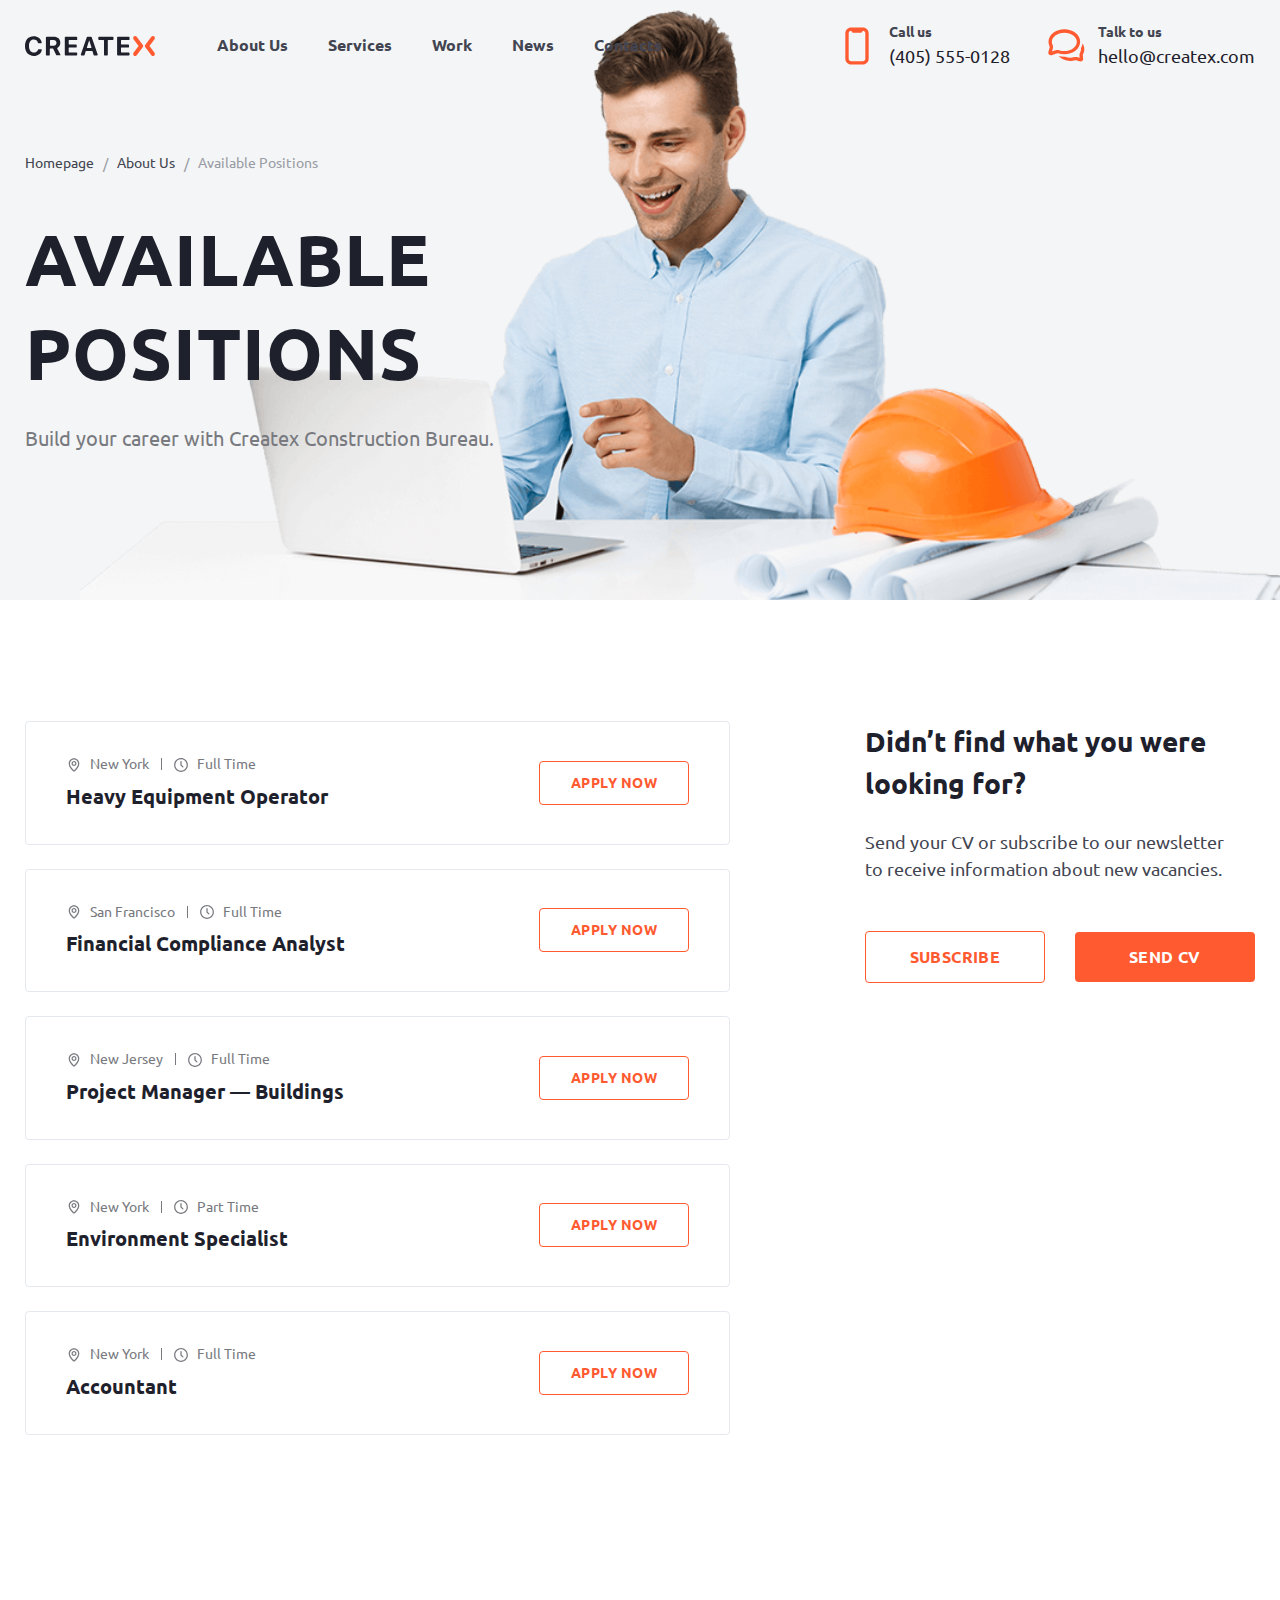
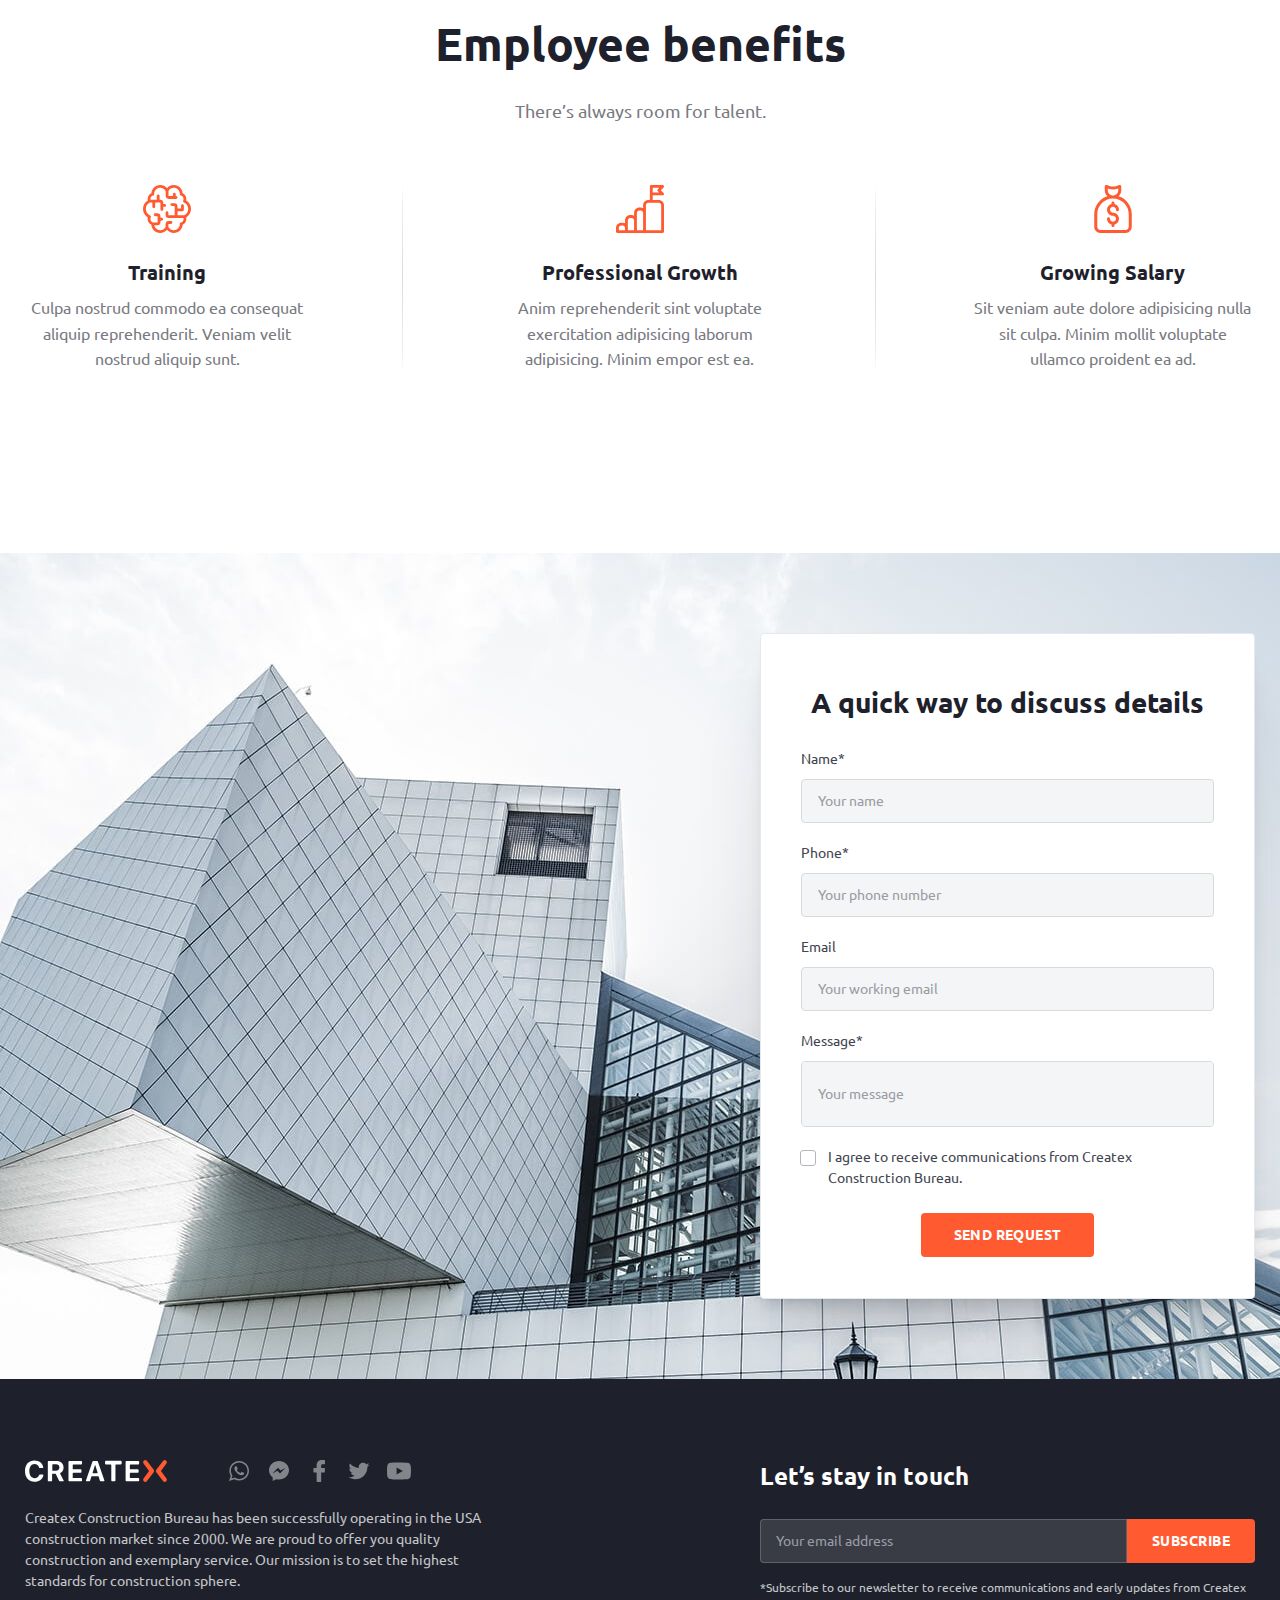
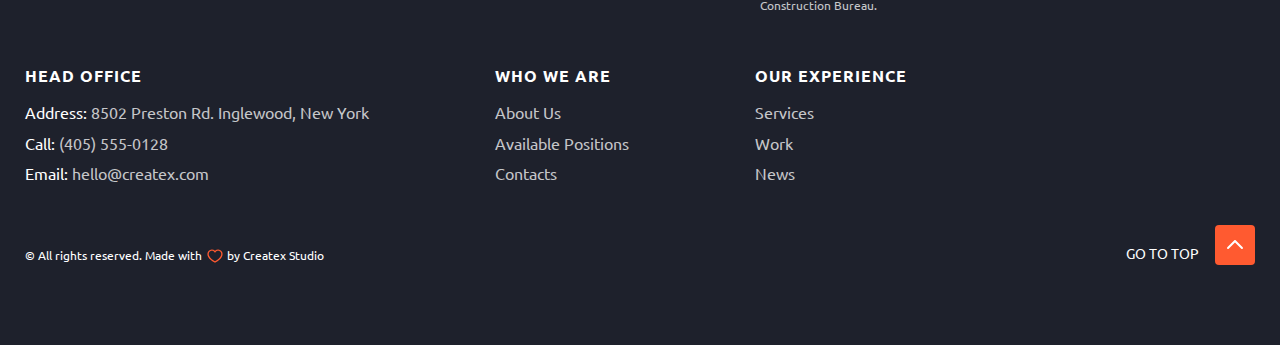
<file: position.html>
<!DOCTYPE html><html lang="en"><head><meta charset="UTF-8"/><meta http-equiv="X-UA-Compatible" content="IE=edge"/><meta name="viewport" content="width=device-width, initial-scale=1.0"/><meta name="theme-color" content="#111111"/><title>Available positions</title><link rel="icon" type="image/x-icon" href="./img/favicons/favicon.svg"><link rel="stylesheet" href="./css/main.css"/></head><body><header class="header header--secondary" id="header"><div class="container header__container"> <a class="logo" href="./../index.html"><img src="./img/logo/logo.svg" alt="Createx logo"/></a><nav class="header__nav nav "><ul class="nav__list"><li class="nav__item"> <a href="./../about-us.html" class="nav__link">About Us</a></li><li class="nav__item"> <a href="./../services.html" class="nav__link">Services</a></li><li class="nav__item"> <a href="./../our-work.html" class="nav__link">Work</a></li><li class="nav__item"> <a href="./../news.html" class="nav__link">News</a></li><li class="nav__item"> <a href="./../сontacts.html" class="nav__link">Contacts</a></li></ul></nav><div class="header-contacts"> <a href="tel:4055550128" class="header-contacts__link contacts-link contacts-link--call"><span class="contacts-link__caption">Call us</span> <span class="contacts-link__value">(405) 555-0128</span></a> <a href="mailto:hello@createx.com" class="header-contacts__link contacts-link contacts-link--mail"><span class="contacts-link__caption">Talk to&#160;us</span> <span class="contacts-link__value">hello@createx.com</span></a></div></div></header><main><section class="page-hero page-hero--position"><div class="container-half-left"><ul class="breadcrumbs page-hero__breadcrumbs"><li class="breadcrumbs__item"> <a href="./../index.html" class="breadcrumbs__link">Homepage</a></li><li class="breadcrumbs__item"> <a href="./../index.html" class="breadcrumbs__link">About Us</a></li><li class="breadcrumbs__item"> <a class="breadcrumbs__link">Available Positions</a></li></ul><h1 class="page-hero__title title title--h1">Available Positions</h1><p class="page-hero__desc main-descr"> Build your career with Createx Construction Bureau.</p></div></section><section class="vacancies"><h2 class="visually-hidden">Available vacancies</h2><div class="container grid"><ul class="vacancies__list"><li class="vacancies__item"><arctical class="vacancies-card"><div class="vacancies-card__descr"><div class="vacancies-card__meta"> <span class="vacancies-card__position"><svg><use href="./img/svgsprite/sprite.symbol.svg#outline"></use></svg>New York</span> <span class="vacancies-card__position"><svg><use href="./img/svgsprite/sprite.symbol.svg#clock"></use></svg>Full Time</span></div><h3 class="vacancies-card__name title title--h3">Heavy Equipment Operator</h3></div> <a href="#!" class="vacancies-card__btn btn btn--stroke-primary">Apply now</a></arctical></li><li class="vacancies__item"><arctical class="vacancies-card"><div class="vacancies-card__descr"><div class="vacancies-card__meta"> <span class="vacancies-card__position"><svg><use href="./img/svgsprite/sprite.symbol.svg#outline"></use></svg>San Francisco</span> <span class="vacancies-card__position"><svg><use href="./img/svgsprite/sprite.symbol.svg#clock"></use></svg>Full Time</span></div><h3 class="vacancies-card__name title title--h3">Financial Compliance Analyst</h3></div> <a href="#!" class="vacancies-card__btn btn btn--stroke-primary">Apply now</a></arctical></li><li class="vacancies__item"><arctical class="vacancies-card"><div class="vacancies-card__descr"><div class="vacancies-card__meta"> <span class="vacancies-card__position"><svg><use href="./img/svgsprite/sprite.symbol.svg#outline"></use></svg>New Jersey</span> <span class="vacancies-card__position"><svg><use href="./img/svgsprite/sprite.symbol.svg#clock"></use></svg>Full Time</span></div><h3 class="vacancies-card__name title title--h3">Project Manager&#160;&#8212; Buildings</h3></div> <a href="#!" class="vacancies-card__btn btn btn--stroke-primary">Apply now</a></arctical></li><li class="vacancies__item"><arctical class="vacancies-card"><div class="vacancies-card__descr"><div class="vacancies-card__meta"> <span class="vacancies-card__position"><svg><use href="./img/svgsprite/sprite.symbol.svg#outline"></use></svg>New York</span> <span class="vacancies-card__position"><svg><use href="./img/svgsprite/sprite.symbol.svg#clock"></use></svg>Part Time</span></div><h3 class="vacancies-card__name title title--h3">Environment Specialist</h3></div> <a href="#!" class="vacancies-card__btn btn btn--stroke-primary">Apply now</a></arctical></li><li class="vacancies__item"><arctical class="vacancies-card"><div class="vacancies-card__descr"><div class="vacancies-card__meta"> <span class="vacancies-card__position"><svg><use href="./img/svgsprite/sprite.symbol.svg#outline"></use></svg>New York</span> <span class="vacancies-card__position"><svg><use href="./img/svgsprite/sprite.symbol.svg#clock"></use></svg>Full Time</span></div><h3 class="vacancies-card__name title title--h3">Accountant</h3></div> <a href="#!" class="vacancies-card__btn btn btn--stroke-primary">Apply now</a></arctical></li></ul><div class="vacancies__right"><div class="vacancies__feedback"><h4 class="vacancies__title title title--h4">Didn&#8217;t find what you were looking for?</h4><p class="vacancies__descr descr">Send your CV&#160;or&#160;subscribe to&#160;our newsletter to&#160;receive information about new vacancies.</p> <button type="button" class="vacancies__contact btn btn--stroke-primary" data-graph-animation="custom" data-graph-path="first">subscribe</button> <button type="button" class="vacancies__contact btn btn--fill-primary" data-graph-animation="custom" data-graph-path="second">send cv</button></div></div></div></section><section class="values values--benefits"><div class="container"><h2 class="values__title title title--center  title--h2 ">Employee benefits</h2><p class="descr descr--center"> There&#8217;s always room for talent.</p><ul class="values__list"><li class="values__item values__item--training"><h3 class="values__subtitle title title--h3">Training</h3><p class="values__descr">Culpa nostrud commodo ea&#160;consequat aliquip reprehenderit. Veniam velit nostrud aliquip sunt.</p></li><li class="values__item values__item--growth"><h3 class="values__subtitle title title--h3">Professional Growth</h3><p class="values__descr">Anim reprehenderit sint voluptate exercitation adipisicing laborum adipisicing. Minim empor est ea.</p></li><li class="values__item values__item--salary"><h3 class="values__subtitle title title--h3">Growing Salary</h3><p class="values__descr">Sit veniam aute dolore adipisicing nulla sit culpa. Minim mollit voluptate ullamco proident ea&#160;ad.</p></li></ul></div></section><section class="contacts-section"><h2 class="visually-hidden">Contacts</h2><div class="container contacts-section__container"><div class="contacts-section__form contacts-form" id="contacts-form"><h4 class="contacts-form__title title title--h4 title--center">A&#160;quick way to&#160;discuss details</h4><form class="form" action="/submit_request" method="post"> <label class="form-field contacts-form__field" for="name"><span class="form-field__caption">Name*</span> <input class="form-field__input form-field__input--gray" type="text" id="name" name="name" placeholder="Your name" autocomplete="given-name" required/></label> <label class="form-field contacts-form__field" for="phone"><span class="form-field__caption">Phone*</span> <input class="form-field__input form-field__input--gray" type="tel" id="phone" name="phone" placeholder="Your phone number" autocomplete="off" required/></label> <label class="form-field contacts-form__field" for="email"><span class="form-field__caption">Email</span> <input class="form-field__input form-field__input--gray" type="email" id="email" name="email" placeholder="Your working email" autocomplete="off"/></label> <label class="form-field contacts-form__field" for="message"><span class="form-field__caption">Message*</span><textarea type="text" class="form-field__input form-field__input--gray form-field__input--tall " id="message" name="message" placeholder="Your message" required></textarea></label> <label class="custom-checkbox contacts-form__checkbox"><input type="checkbox" class="custom-checkbox__input" required/> <span class="custom-checkbox__text">I&#160;agree to&#160;receive communications from Createx Construction Bureau.</span></label><div class="centered"> <button class="contacts-form__btn btn btn--fill btn--fill-primary" type="submit"> Send Request</button></div></form></div></div></section></main><footer class="footer"><div class="container "><div class="footer__up"><div class="footer__left"><div class="footer__target"> <a class="footer__logo logo " href="#!"><img src="./img/logo/footer-logo.svg" alt="Createx logo"/></a><ul class="footer-social"><li class="footer-social__item"> <a href="#!" target="_blank" class="footer-social__link" aria-label="WhatsApp"><svg class=" footer-social__icon "><use href="./img/svgsprite/sprite.symbol.svg#whatsapp"></use></svg></a></li><li class="footer-social__item"> <a href="#!" target="_blank" class="footer-social__link" aria-label="Messanger"><svg class=" footer-social__icon "><use href="./img/svgsprite/sprite.symbol.svg#messanger"></use></svg></a></li><li class="footer-social__item"> <a href="#!" target="_blank" class="footer-social__link" aria-label="Facebook"><svg class=" footer-social__icon "><use href="./img/svgsprite/sprite.symbol.svg#facebook"></use></svg></a></li><li class="footer-social__item"> <a href="#!" target="_blank" class="footer-social__link" aria-label="Twitter"><svg class=" footer-social__icon "><use href="./img/svgsprite/sprite.symbol.svg#twitter"></use></svg></a></li><li class="footer-social__item"> <a href="#!" target="_blank" class="footer-social__link" aria-label="YouTube"><svg class=" footer-social__icon "><use href="./img/svgsprite/sprite.symbol.svg#youtube"></use></svg></a></li></ul></div><p class="footer__descr"> Createx Construction Bureau has been successfully operating in&#160;the USA construction market since 2000. We&#160;are proud to&#160;offer you quality construction and exemplary service. Our mission is&#160;to&#160;set the highest standards for construction sphere.</p></div><div class="footer__right"><form action="#" class="footer-form"><h3 class="footer-form__subtitle">Let&#8217;s stay in&#160;touch</h3> <label class="footer-form__label" for="email"><input class="footer-form__input " type="email" id="email" name="email" placeholder="Your email address" required/> <button class="footer-form__btn" type="submit"> subscribe</button></label><p class="footer-form__descr"> *Subscribe to&#160;our newsletter to&#160;receive communications and early updates from Createx Construction Bureau.</p></form></div></div><div class="footer__middle"><address class="footer-address"><h3 class="footer-address__title footer-title">Head office</h3><ul class="footer-address__list"><li class="footer-address__item"> <a href="https://maps.app.goo.gl/TbzB8VneQcP5iPEg7" class="footer__link"><span class="footer-address__name">Address:</span> 8502 Preston&#160;Rd. Inglewood, New York</a></li><li class="footer-address__item"> <a href="tel:4055550128" class="footer__link"><span class="footer-address__name">Call:</span> (405) 555-0128</a></li><li class="footer-address__item"> <a href="mailto:hello@createx.com" class="footer__link"><span class="footer-address__name">Email:</span> hello@createx.com</a></li></ul></address><nav class="footer-nav"><h3 class="footer-nav__title footer-title">Who we&#160;are</h3><ul class="footer-nav__list"><li class="footer-nav__item"><a href="#!" class="footer__link">About Us</a></li><li class="footer-nav__item"><a href="#!" class="footer__link">Available Positions</a></li><li class="footer-nav__item"><a href="#!" class="footer__link">Contacts</a></li></ul></nav><nav class="footer-nav"><h3 class="footer-nav__title footer-title">Our experience</h3><ul class="footer-nav__list"><li class="footer-nav__item"><a href="#!" class="footer__link">Services</a></li><li class="footer-nav__item"><a href="#!" class="footer__link">Work</a></li><li class="footer-nav__item"><a href="#!" class="footer__link">News</a></li></ul></nav></div><div class="footer__down"> <small class="footer-copirights">&#169; All rights reserved. Made with&#160;<svg class="footer-copirights__icon"><use href="./img/svgsprite/sprite.symbol.svg#heart"></use></svg>by&#160;Createx Studio</small><a href="#header" class="footer-top"><p class="footer-top__text">Go&#160;to&#160;top</p> <button type="button" class="footer-top__btn"><svg class="footer-top__icon "><use href="./img/svgsprite/sprite.symbol.svg#up-chevron"></use></svg></button></a></div></div></footer><div class="graph-modal"><div class="graph-modal__container site-modal" role="dialog" aria-modal="true" data-graph-target="first"> <button class="btn-reset graph-modal__close js-modal-close" aria-label="Close"></button><div class="graph-modal__content"><h2 class="site-modal__title title title--h4"> Subscribe to&#160;our newsletter</h2><form action="#" class="site-modal__form"> <label for="name" class="site-modal__field form-field"><span class="form-field__caption">Name*</span> <input class="form-field__input" type="text" id="name" name="name" placeholder="Your name" required/></label> <label class="site-modal__field form-field" for="email"><span class="form-field__caption">Email*</span> <input class="form-field__input" type="email" id="email" name="email" placeholder="Your working email" required/></label> <button type="submit" class="site-modal__btn btn btn--fill-primary">send</button></form></div></div><div class="graph-modal__container site-modal" role="dialog" aria-modal="true" data-graph-target="second"> <button class="btn-reset graph-modal__close js-modal-close" aria-label="Close"></button><div class="graph-modal__content"><h2 class="site-modal__title title title--h4"> Send your CV</h2><form action="#" class="site-modal__form"> <label for="name" class="site-modal__field form-field"><span class="form-field__caption">Name*</span> <input class="form-field__input" type="text" id="name" name="name" placeholder="Your name" required/></label> <label for="location" class="site-modal__field form-field"><span class="form-field__caption">Location*</span> <select name="location" id="location" class="form-field__select" required><option value="">Choose your location</option><option value="New_York">New York</option><option value="New_Jersey">New Jersey</option><option value="San_Francisco">San Francisco</option></select></label> <label class="site-modal__field form-field" for="tel"><span class="form-field__caption">Phone*</span> <input class="form-field__input" type="tel" id="tel" name="tel" placeholder="Your phone number" required/></label> <label class="site-modal__field form-field" for="email"><span class="form-field__caption">Email*</span> <input class="form-field__input" type="email" id="email" name="email" placeholder="Your working email" required/></label> <label class="site-modal__field  form-field" for="message"><span class="form-field__caption">Сovering letter</span><textarea class="form-field__input form-field__input--modal" type="text" id="message" name="message" placeholder="Your covering letter"></textarea></label> <label class="custom-file site-modal__checkbox"><input class="custom-file__input" type="file"/> <span class="custom-file__text">Attach your CV*</span></label> <button type="submit" class="site-modal__btn btn btn--fill-primary">send</button></form></div></div></div><script src="./js/index.bundle.js"></script></body></html>
</file>
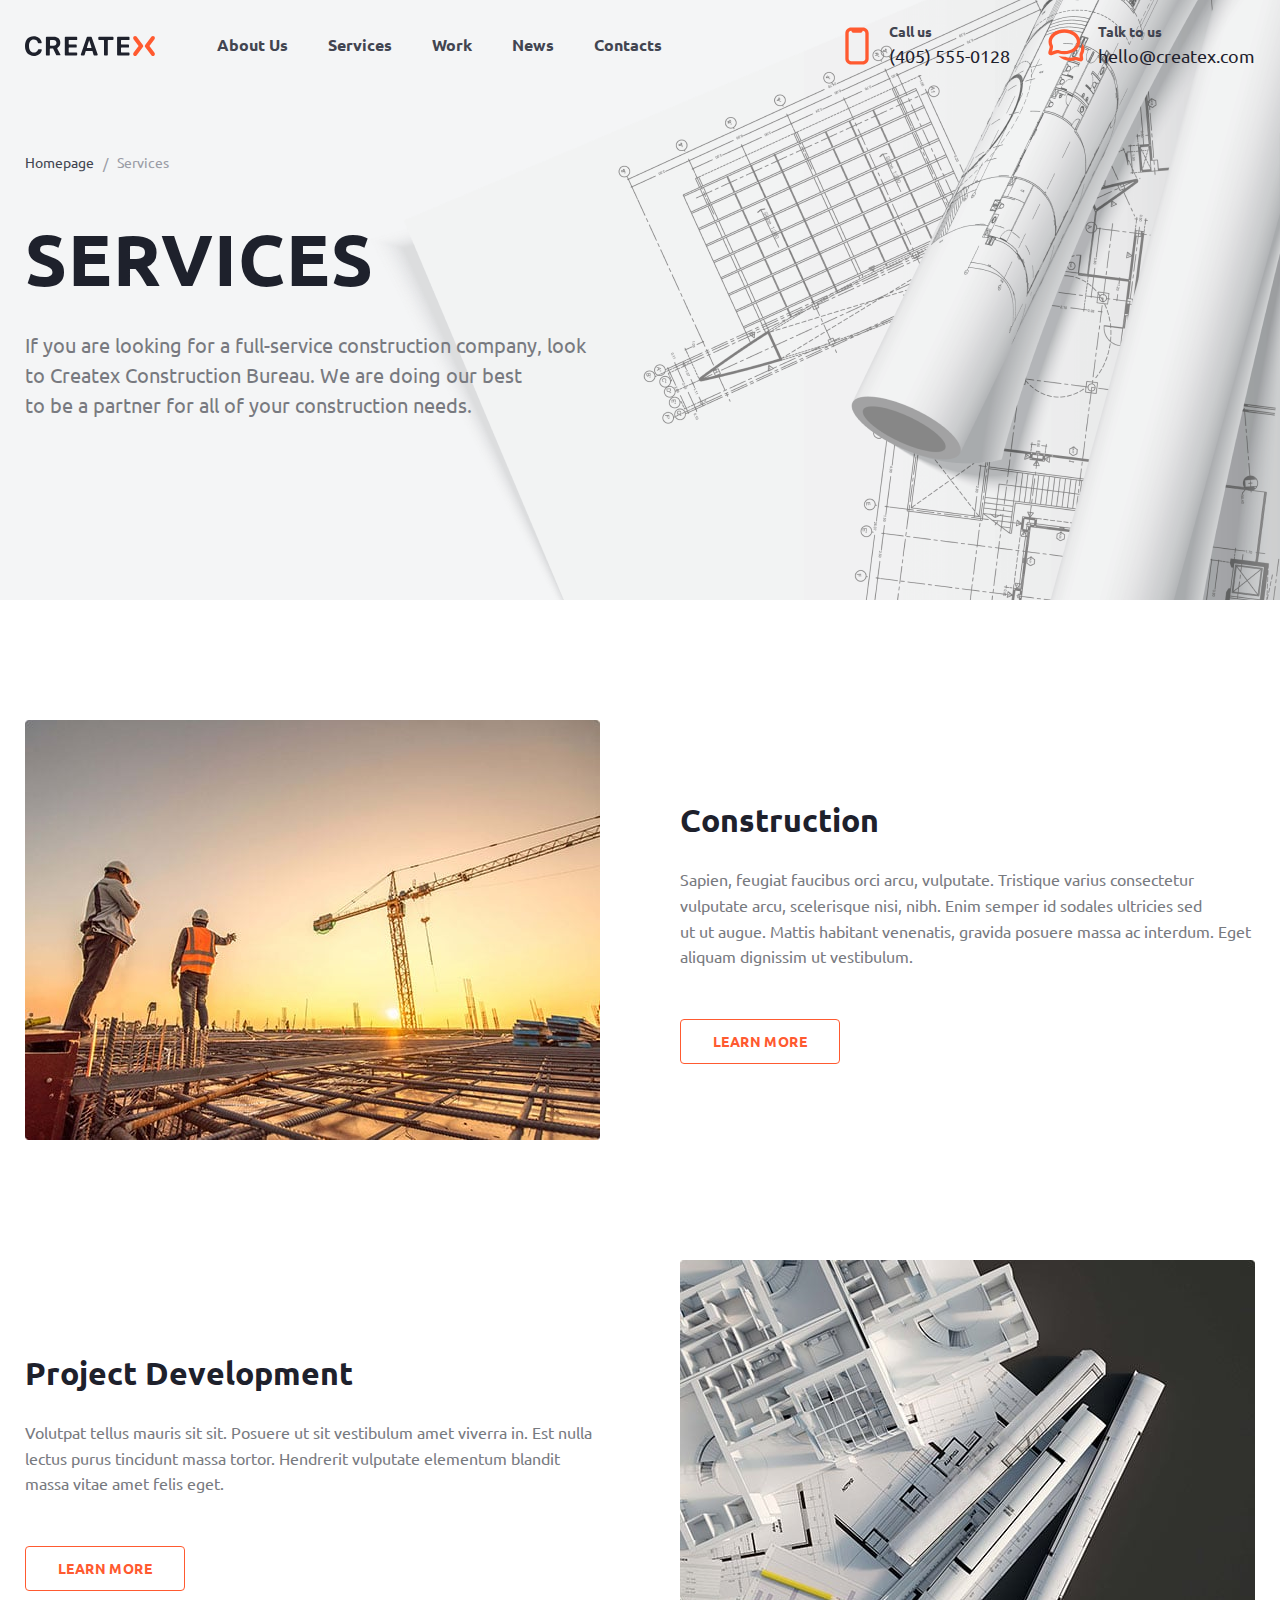
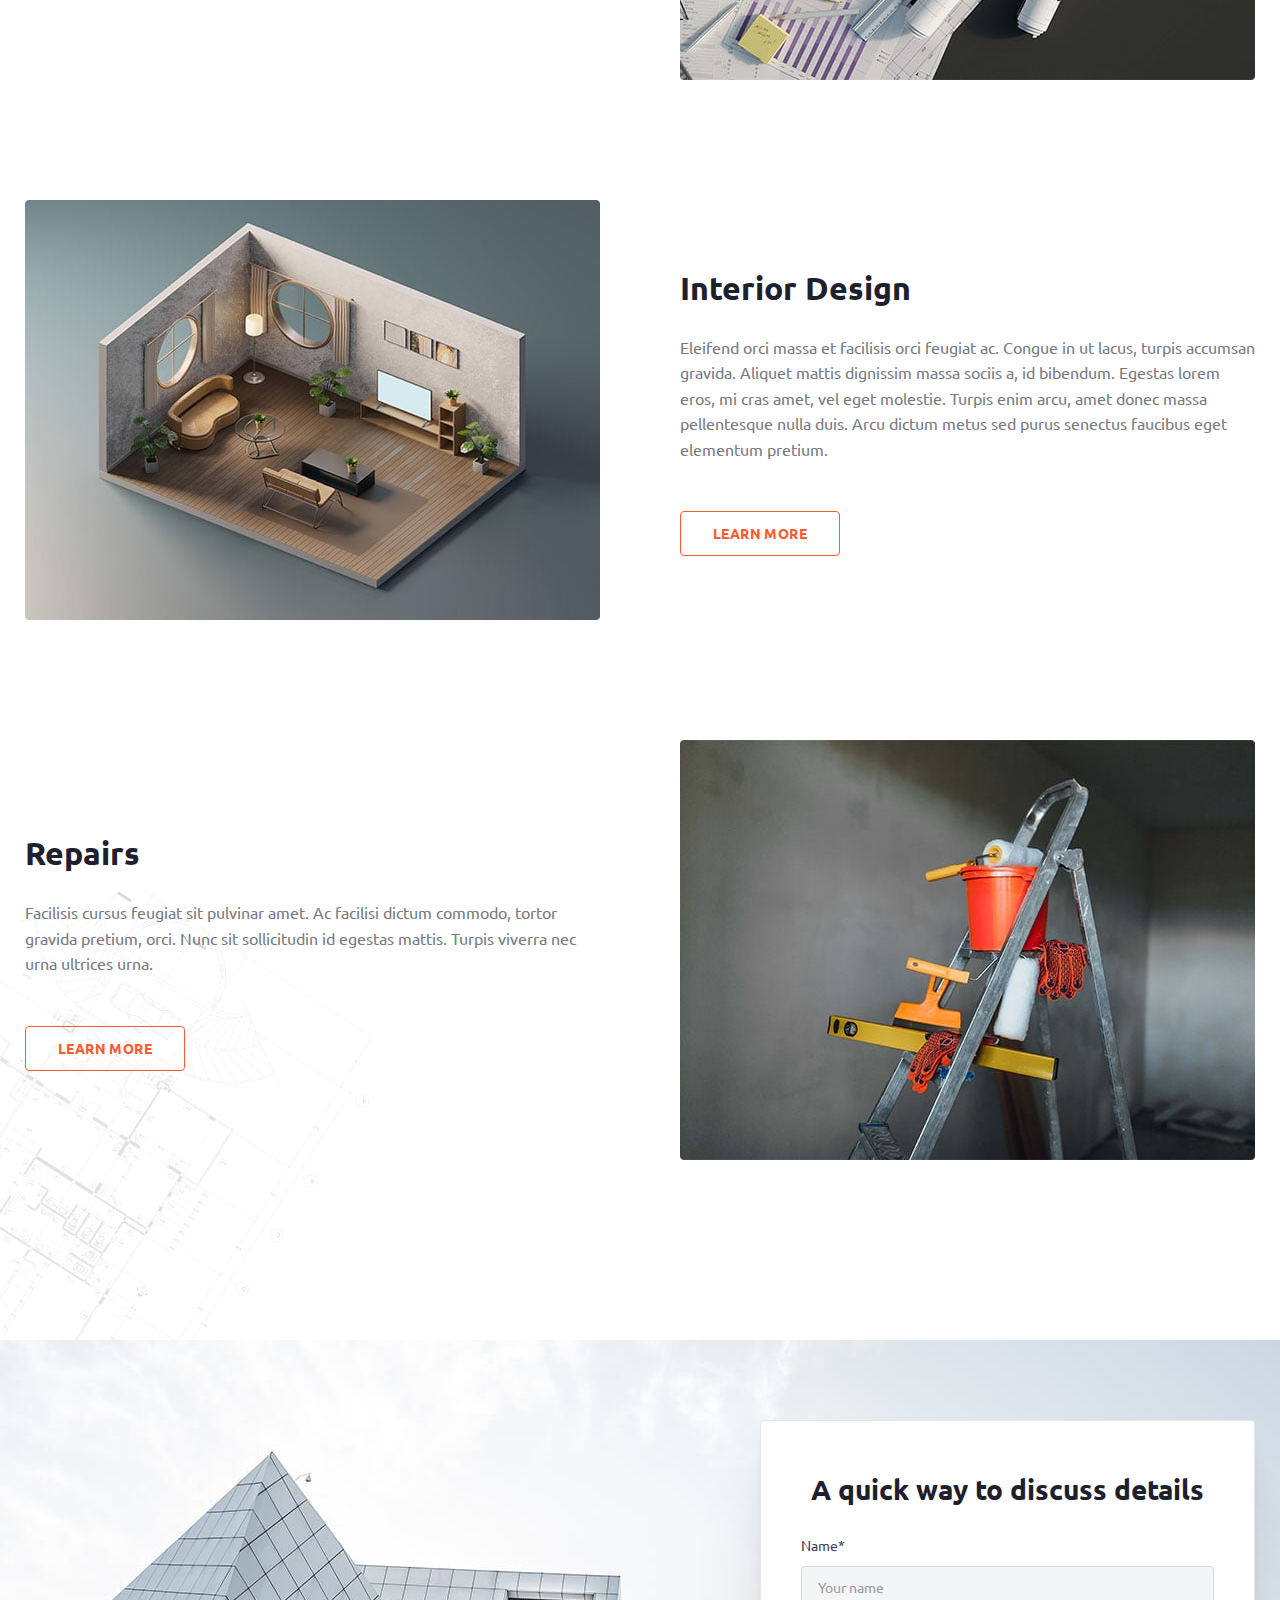
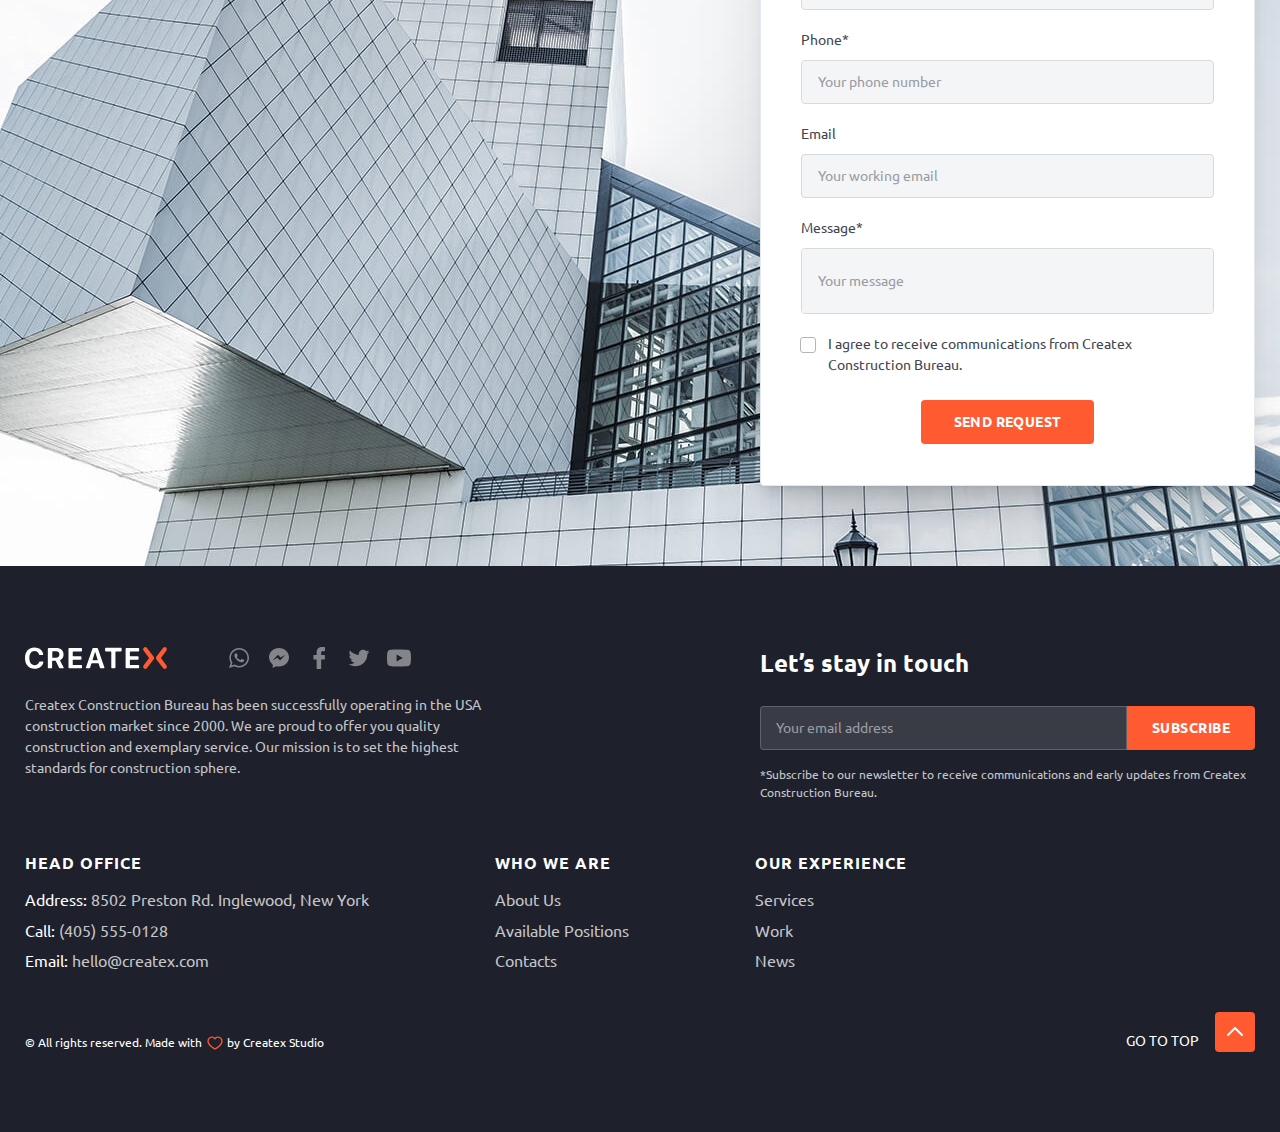
<file: services.html>
<!DOCTYPE html><html lang="en"><head><meta charset="UTF-8"/><meta http-equiv="X-UA-Compatible" content="IE=edge"/><meta name="viewport" content="width=device-width, initial-scale=1.0"/><meta name="theme-color" content="#111111"/><title>Services</title><link rel="icon" type="image/x-icon" href="./img/favicons/favicon.svg"><link rel="stylesheet" href="./css/main.css"/></head><body><header class="header header--secondary" id="header"><div class="container header__container"> <a class="logo" href="./../index.html"><img src="./img/logo/logo.svg" alt="Createx logo"/></a><nav class="header__nav nav "><ul class="nav__list"><li class="nav__item"> <a href="./../about-us.html" class="nav__link">About Us</a></li><li class="nav__item"> <a href="./../services.html" class="nav__link">Services</a></li><li class="nav__item"> <a href="./../our-work.html" class="nav__link">Work</a></li><li class="nav__item"> <a href="./../news.html" class="nav__link">News</a></li><li class="nav__item"> <a href="./../сontacts.html" class="nav__link">Contacts</a></li></ul></nav><div class="header-contacts"> <a href="tel:4055550128" class="header-contacts__link contacts-link contacts-link--call"><span class="contacts-link__caption">Call us</span> <span class="contacts-link__value">(405) 555-0128</span></a> <a href="mailto:hello@createx.com" class="header-contacts__link contacts-link contacts-link--mail"><span class="contacts-link__caption">Talk to&#160;us</span> <span class="contacts-link__value">hello@createx.com</span></a></div></div></header><main><section class="page-hero page-hero--services"><div class="container-half-left"><ul class="breadcrumbs page-hero__breadcrumbs"><li class="breadcrumbs__item"> <a href="./../index.html" class="breadcrumbs__link">Homepage</a></li><li class="breadcrumbs__item"> <a class="breadcrumbs__link">Services</a></li></ul><h1 class="page-hero__title title title--h1">Services</h1><p class="page-hero__desc main-descr"> If&#160;you are looking for a&#160;full-service construction company, look to&#160;Createx Construction Bureau. We&#160;are doing our best to&#160;be&#160;a&#160;partner for all of&#160;your construction needs.</p></div></section><section class="services-content"><h2 class="visually-hidden">Our services</h2><div class="container"><ul class="services-content__list"><li class="services-content__item"><div class="services-content__foto"> <img class="services-content__img" src="./img/services-page/content/construction-content.jpg" alt="Services"/></div><div class="services-content__info"><h3 class="services-content__title">Construction</h3><p class="services-content__descr"> Sapien, feugiat faucibus orci arcu, vulputate. Tristique varius consectetur vulputate arcu, scelerisque nisi, nibh. Enim semper id&#160;sodales ultricies sed ut&#160;ut&#160;augue. Mattis habitant venenatis, gravida posuere massa ac&#160;interdum. Eget aliquam dignissim ut&#160;vestibulum.</p> <a class="services-content__btn btn btn--stroke-primary" href="#!">Learn more</a></div></li><li class="services-content__item"><div class="services-content__info"><h3 class="services-content__title">Project Development</h3><p class="services-content__descr"> Volutpat tellus mauris sit&#160;sit. Posuere ut&#160;sit vestibulum amet viverra&#160;in. Est nulla lectus purus tincidunt massa tortor. Hendrerit vulputate elementum blandit massa vitae amet felis eget.</p> <a class="services-content__btn btn btn--stroke-primary" href="#!">Learn more</a></div><div class="services-content__foto"> <img class="services-content__img" src="./img/services-page/content/project-development-content.jpg" alt="Services"/></div></li><li class="services-content__item"><div class="services-content__foto"> <img class="services-content__img" src="./img/services-page/content/interior-design-content.jpg" alt="Services"/></div><div class="services-content__info"><h3 class="services-content__title">Interior Design</h3><p class="services-content__descr"> Eleifend orci massa et&#160;facilisis orci feugiat&#160;ac. Congue in&#160;ut&#160;lacus, turpis accumsan gravida. Aliquet mattis dignissim massa sociis a, id&#160;bibendum. Egestas lorem eros, mi&#160;cras amet, vel eget molestie. Turpis enim arcu, amet donec massa pellentesque nulla duis. Arcu dictum metus sed purus senectus faucibus eget elementum pretium.</p> <a class="services-content__btn btn btn--stroke-primary" href="./../interior-design.html">Learn more</a></div></li><li class="services-content__item"><div class="services-content__info"><h3 class="services-content__title">Repairs</h3><p class="services-content__descr"> Facilisis cursus feugiat sit pulvinar amet. Ac&#160;facilisi dictum commodo, tortor gravida pretium, orci. Nunc sit sollicitudin id&#160;egestas mattis. Turpis viverra nec urna ultrices urna.</p> <a class="services-content__btn btn btn--stroke-primary" href="#!">Learn more</a></div><div class="services-content__foto"> <img class="services-content__img" src="./img/services-page/content/repairs-content.jpg" alt="Services"/></div></li></ul></div></section><section class="contacts-section"><h2 class="visually-hidden">Contacts</h2><div class="container contacts-section__container"><div class="contacts-section__form contacts-form" id="contacts-form"><h4 class="contacts-form__title title title--h4 title--center">A&#160;quick way to&#160;discuss details</h4><form class="form" action="/submit_request" method="post"> <label class="form-field contacts-form__field" for="name"><span class="form-field__caption">Name*</span> <input class="form-field__input form-field__input--gray" type="text" id="name" name="name" placeholder="Your name" autocomplete="given-name" required/></label> <label class="form-field contacts-form__field" for="phone"><span class="form-field__caption">Phone*</span> <input class="form-field__input form-field__input--gray" type="tel" id="phone" name="phone" placeholder="Your phone number" autocomplete="off" required/></label> <label class="form-field contacts-form__field" for="email"><span class="form-field__caption">Email</span> <input class="form-field__input form-field__input--gray" type="email" id="email" name="email" placeholder="Your working email" autocomplete="off"/></label> <label class="form-field contacts-form__field" for="message"><span class="form-field__caption">Message*</span><textarea type="text" class="form-field__input form-field__input--gray form-field__input--tall " id="message" name="message" placeholder="Your message" required></textarea></label> <label class="custom-checkbox contacts-form__checkbox"><input type="checkbox" class="custom-checkbox__input" required/> <span class="custom-checkbox__text">I&#160;agree to&#160;receive communications from Createx Construction Bureau.</span></label><div class="centered"> <button class="contacts-form__btn btn btn--fill btn--fill-primary" type="submit"> Send Request</button></div></form></div></div></section></main><footer class="footer"><div class="container "><div class="footer__up"><div class="footer__left"><div class="footer__target"> <a class="footer__logo logo " href="#!"><img src="./img/logo/footer-logo.svg" alt="Createx logo"/></a><ul class="footer-social"><li class="footer-social__item"> <a href="#!" target="_blank" class="footer-social__link" aria-label="WhatsApp"><svg class=" footer-social__icon "><use href="./img/svgsprite/sprite.symbol.svg#whatsapp"></use></svg></a></li><li class="footer-social__item"> <a href="#!" target="_blank" class="footer-social__link" aria-label="Messanger"><svg class=" footer-social__icon "><use href="./img/svgsprite/sprite.symbol.svg#messanger"></use></svg></a></li><li class="footer-social__item"> <a href="#!" target="_blank" class="footer-social__link" aria-label="Facebook"><svg class=" footer-social__icon "><use href="./img/svgsprite/sprite.symbol.svg#facebook"></use></svg></a></li><li class="footer-social__item"> <a href="#!" target="_blank" class="footer-social__link" aria-label="Twitter"><svg class=" footer-social__icon "><use href="./img/svgsprite/sprite.symbol.svg#twitter"></use></svg></a></li><li class="footer-social__item"> <a href="#!" target="_blank" class="footer-social__link" aria-label="YouTube"><svg class=" footer-social__icon "><use href="./img/svgsprite/sprite.symbol.svg#youtube"></use></svg></a></li></ul></div><p class="footer__descr"> Createx Construction Bureau has been successfully operating in&#160;the USA construction market since 2000. We&#160;are proud to&#160;offer you quality construction and exemplary service. Our mission is&#160;to&#160;set the highest standards for construction sphere.</p></div><div class="footer__right"><form action="#" class="footer-form"><h3 class="footer-form__subtitle">Let&#8217;s stay in&#160;touch</h3> <label class="footer-form__label" for="email"><input class="footer-form__input " type="email" id="email" name="email" placeholder="Your email address" required/> <button class="footer-form__btn" type="submit"> subscribe</button></label><p class="footer-form__descr"> *Subscribe to&#160;our newsletter to&#160;receive communications and early updates from Createx Construction Bureau.</p></form></div></div><div class="footer__middle"><address class="footer-address"><h3 class="footer-address__title footer-title">Head office</h3><ul class="footer-address__list"><li class="footer-address__item"> <a href="https://maps.app.goo.gl/TbzB8VneQcP5iPEg7" class="footer__link"><span class="footer-address__name">Address:</span> 8502 Preston&#160;Rd. Inglewood, New York</a></li><li class="footer-address__item"> <a href="tel:4055550128" class="footer__link"><span class="footer-address__name">Call:</span> (405) 555-0128</a></li><li class="footer-address__item"> <a href="mailto:hello@createx.com" class="footer__link"><span class="footer-address__name">Email:</span> hello@createx.com</a></li></ul></address><nav class="footer-nav"><h3 class="footer-nav__title footer-title">Who we&#160;are</h3><ul class="footer-nav__list"><li class="footer-nav__item"><a href="#!" class="footer__link">About Us</a></li><li class="footer-nav__item"><a href="#!" class="footer__link">Available Positions</a></li><li class="footer-nav__item"><a href="#!" class="footer__link">Contacts</a></li></ul></nav><nav class="footer-nav"><h3 class="footer-nav__title footer-title">Our experience</h3><ul class="footer-nav__list"><li class="footer-nav__item"><a href="#!" class="footer__link">Services</a></li><li class="footer-nav__item"><a href="#!" class="footer__link">Work</a></li><li class="footer-nav__item"><a href="#!" class="footer__link">News</a></li></ul></nav></div><div class="footer__down"> <small class="footer-copirights">&#169; All rights reserved. Made with&#160;<svg class="footer-copirights__icon"><use href="./img/svgsprite/sprite.symbol.svg#heart"></use></svg>by&#160;Createx Studio</small><a href="#header" class="footer-top"><p class="footer-top__text">Go&#160;to&#160;top</p> <button type="button" class="footer-top__btn"><svg class="footer-top__icon "><use href="./img/svgsprite/sprite.symbol.svg#up-chevron"></use></svg></button></a></div></div></footer><script src="./js/index.bundle.js"></script></body></html>
</file>
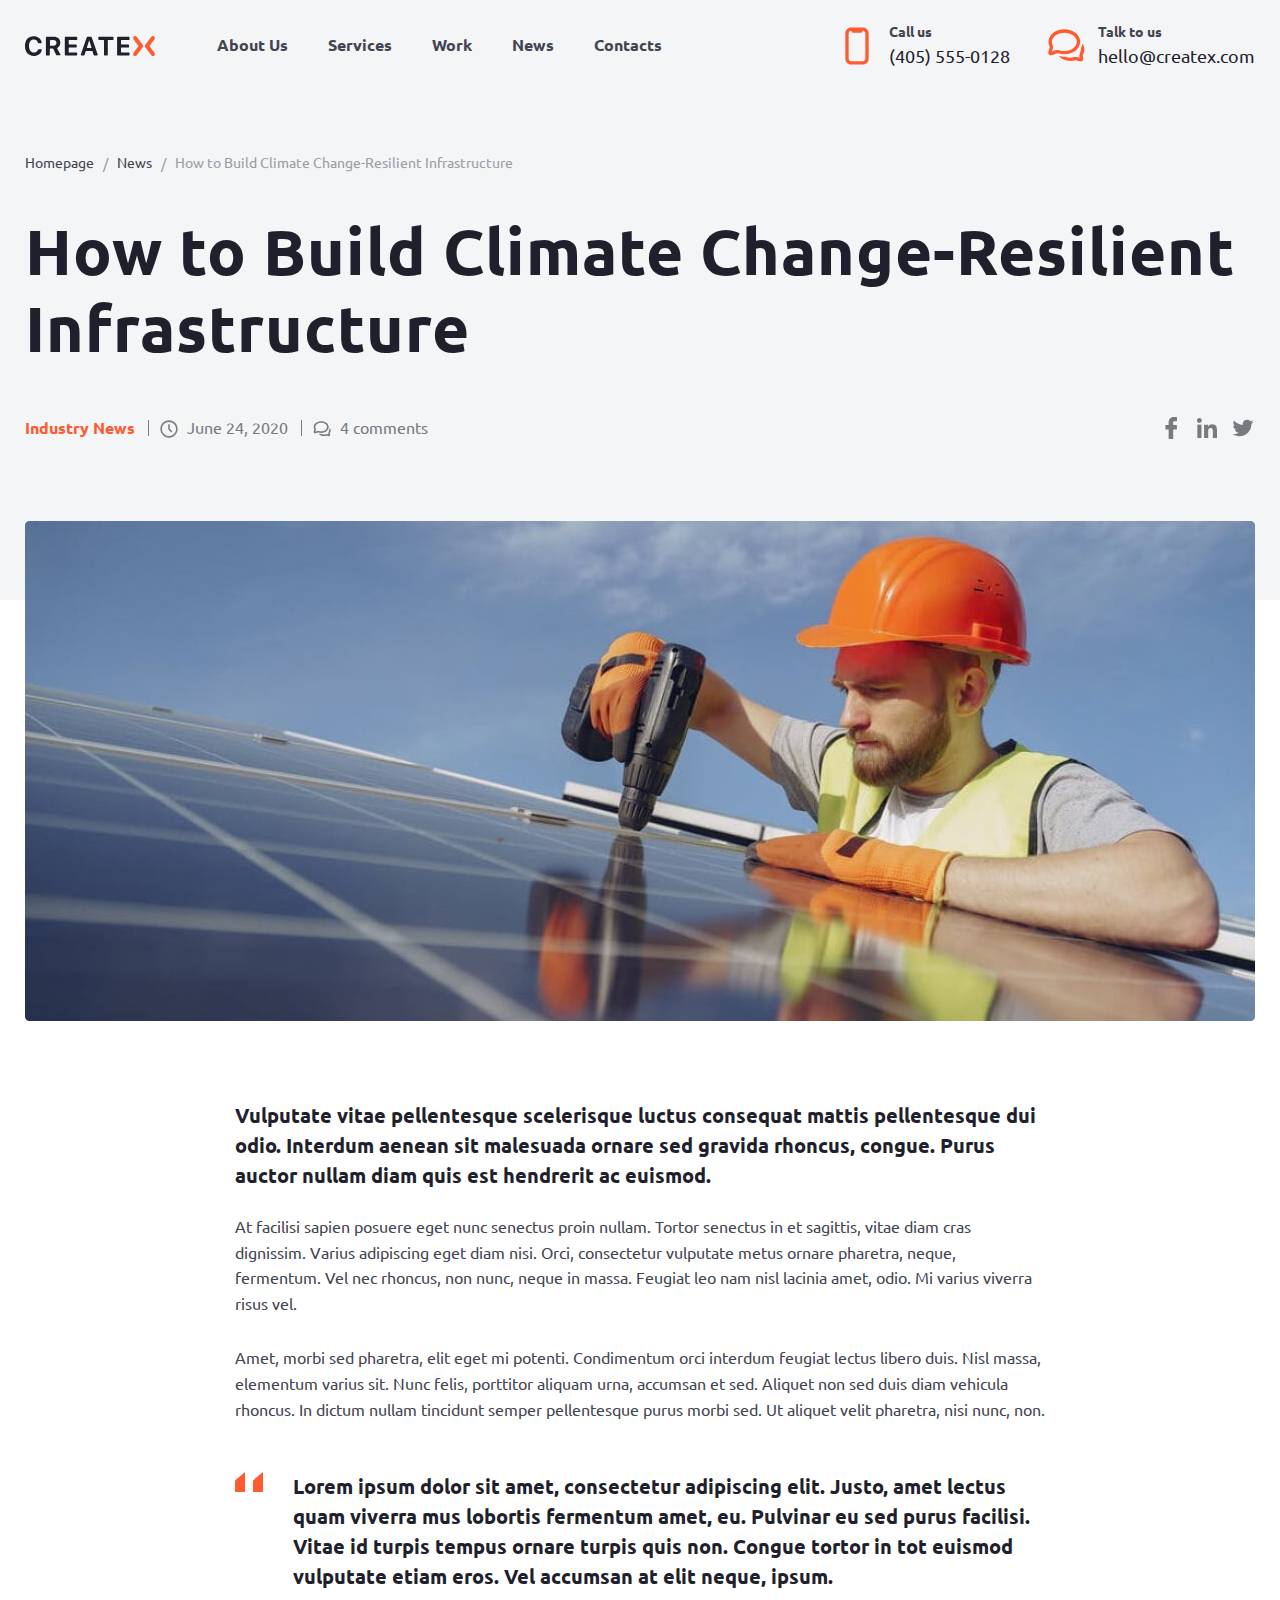
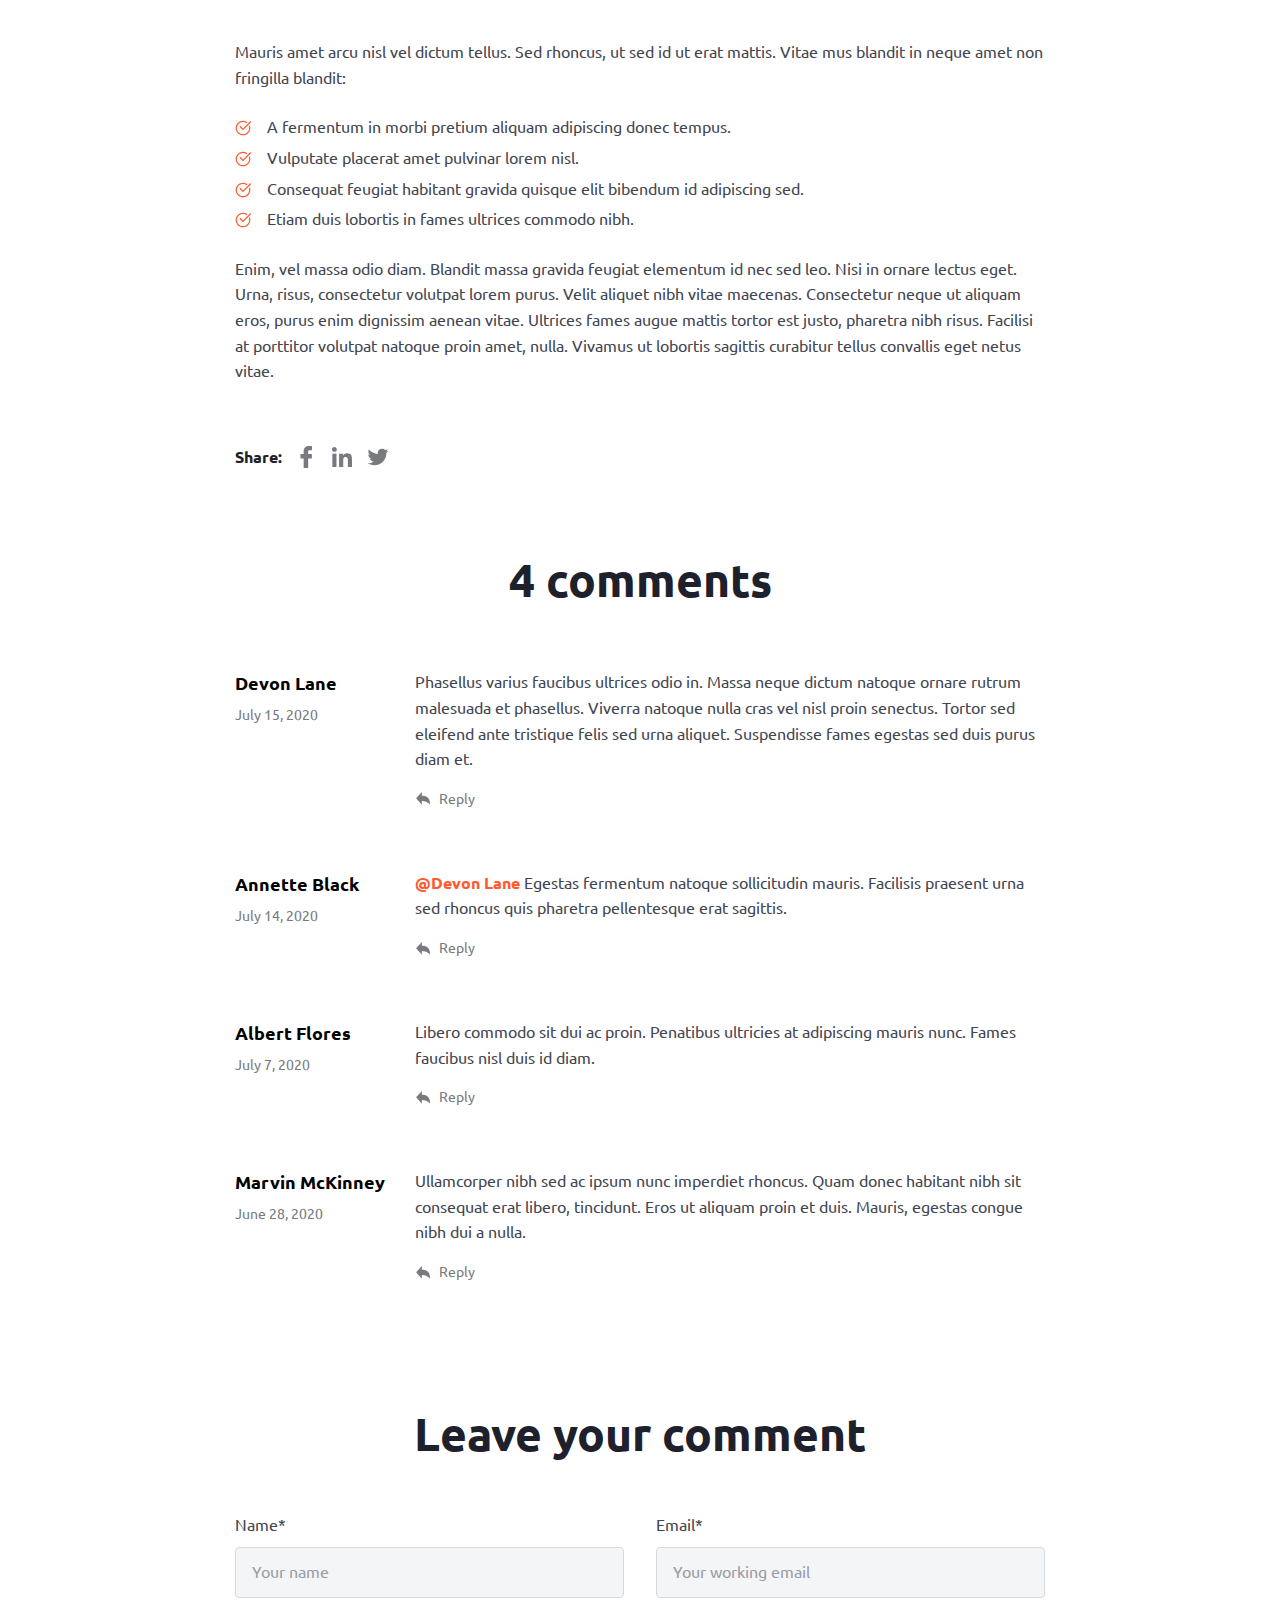
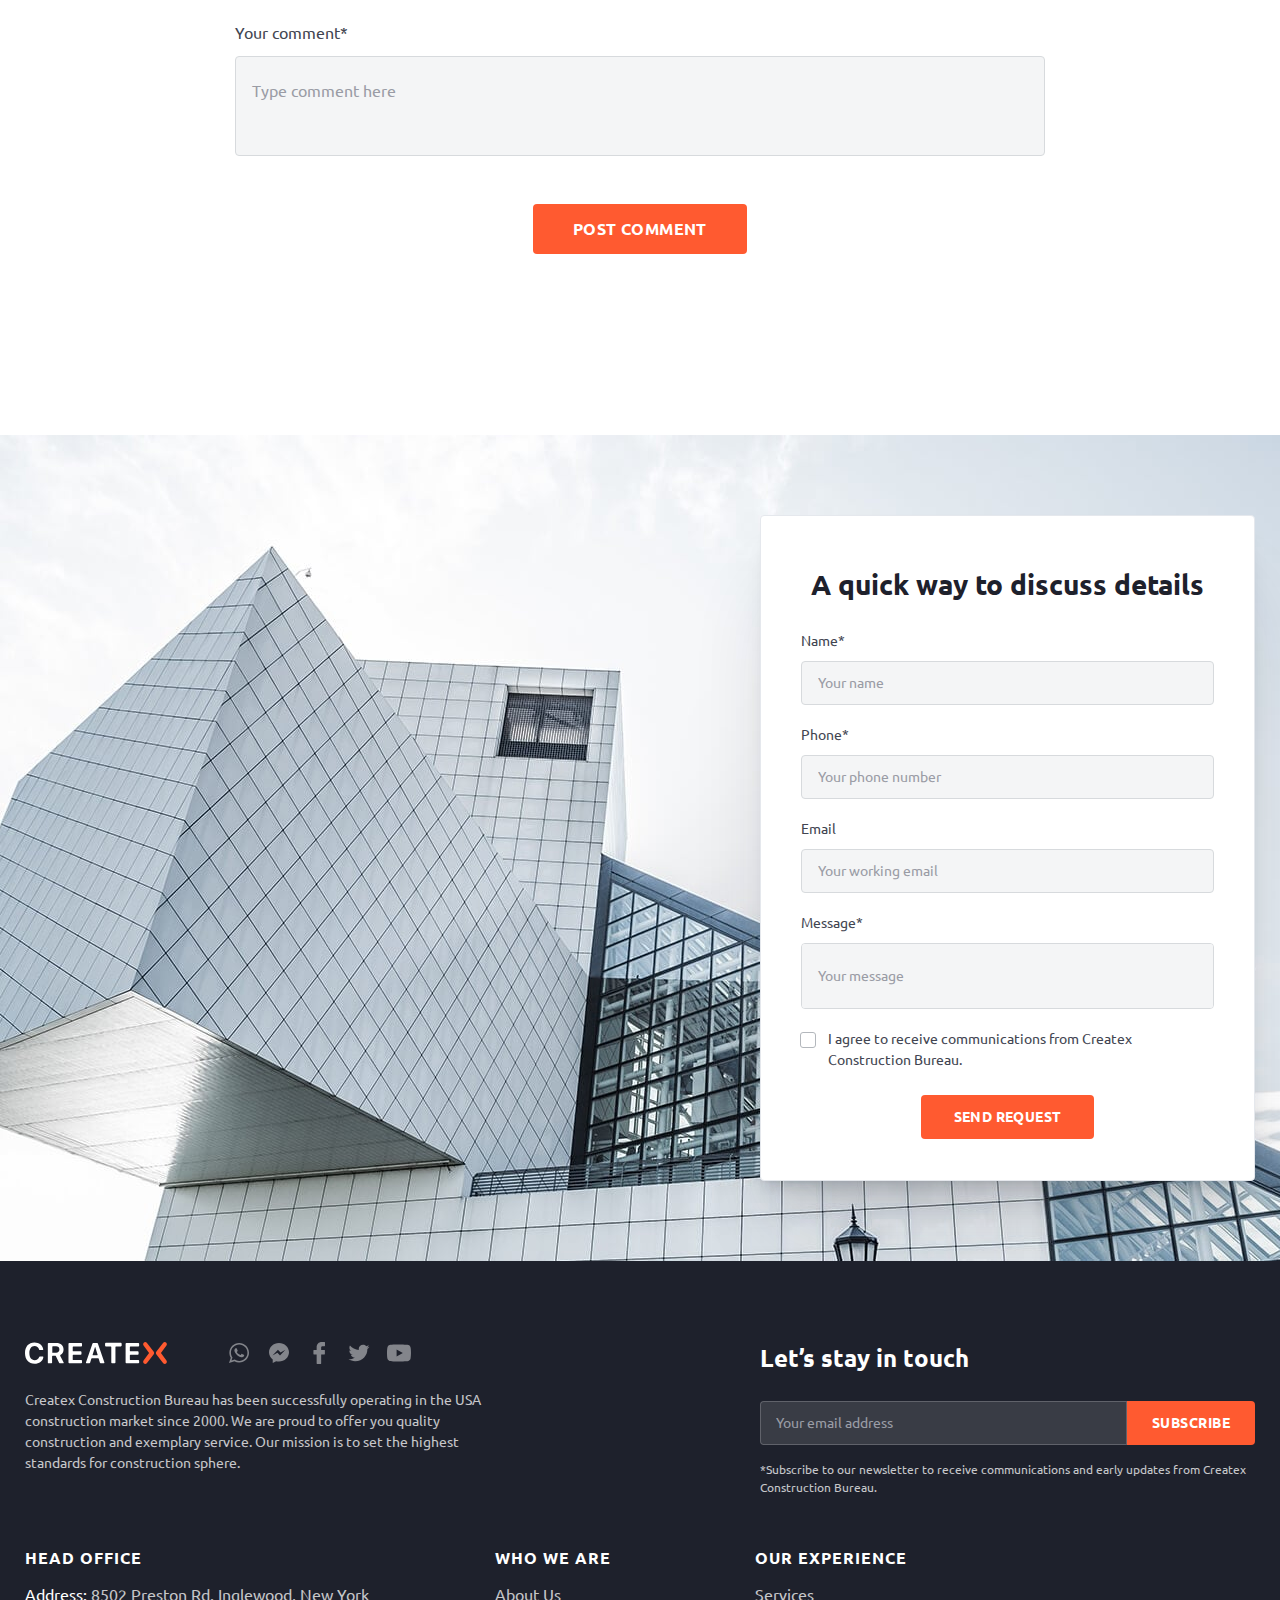
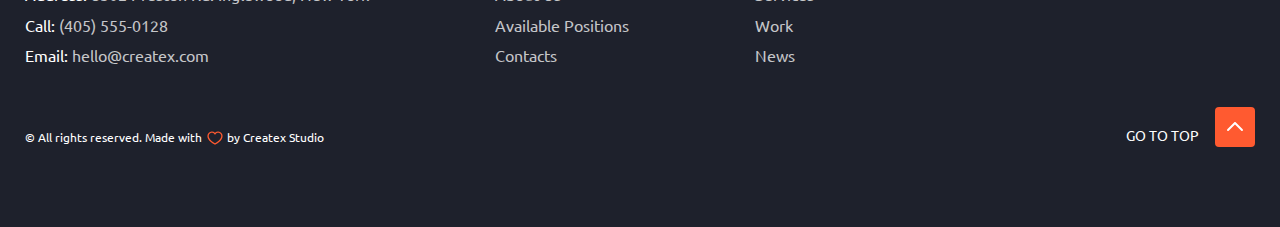
<file: single-post.html>
<!DOCTYPE html><html lang="en"><head><meta charset="UTF-8"/><meta http-equiv="X-UA-Compatible" content="IE=edge"/><meta name="viewport" content="width=device-width, initial-scale=1.0"/><meta name="theme-color" content="#111111"/><title>How to&#160;Build Climate Change-Resilient Infrastructure</title><link rel="icon" type="image/x-icon" href="./img/favicons/favicon.svg"><link rel="stylesheet" href="./css/main.css"/></head><body><header class="header header--secondary" id="header"><div class="container header__container"> <a class="logo" href="./../index.html"><img src="./img/logo/logo.svg" alt="Createx logo"/></a><nav class="header__nav nav "><ul class="nav__list"><li class="nav__item"> <a href="./../about-us.html" class="nav__link">About Us</a></li><li class="nav__item"> <a href="./../services.html" class="nav__link">Services</a></li><li class="nav__item"> <a href="./../our-work.html" class="nav__link">Work</a></li><li class="nav__item"> <a href="./../news.html" class="nav__link">News</a></li><li class="nav__item"> <a href="./../сontacts.html" class="nav__link">Contacts</a></li></ul></nav><div class="header-contacts"> <a href="tel:4055550128" class="header-contacts__link contacts-link contacts-link--call"><span class="contacts-link__caption">Call us</span> <span class="contacts-link__value">(405) 555-0128</span></a> <a href="mailto:hello@createx.com" class="header-contacts__link contacts-link contacts-link--mail"><span class="contacts-link__caption">Talk to&#160;us</span> <span class="contacts-link__value">hello@createx.com</span></a></div></div></header><main><section class="page-hero"><div class="container"><ul class="breadcrumbs page-hero__breadcrumbs"><li class="breadcrumbs__item"> <a href="./../index.html" class="breadcrumbs__link">Homepage</a></li><li class="breadcrumbs__item"> <a href="./../news.html" class="breadcrumbs__link">News</a></li><li class="breadcrumbs__item"> <a class="breadcrumbs__link">How to&#160;Build Climate Change-Resilient Infrastructure</a></li></ul><h1 class="single-post__title title title--projects">How to&#160;Build Climate Change-Resilient Infrastructure</h1><div class="single-post__bottom"><div class="single-post__date"> <span class="single-post__details">Industry News</span> <time class="single-post__details" datetime="2020-06-24 12:00"><svg class="single-post__icon"><use href="./img/svgsprite/sprite.symbol.svg#clock"></use></svg>June 24, 2020</time> <span class="single-post__details"><svg class="single-post__icon"><use href="./img/svgsprite/sprite.symbol.svg#chat"></use></svg>4 comments</span></div><ul class="single-post__social"><li class="single-post__item"> <a href="#!" class="single-post__link" aria-label="Facebook"><svg><use href="./img/svgsprite/sprite.symbol.svg#facebook-contrast"></use></svg></a></li><li class="single-post__item"> <a href="#!" class="single-post__link" aria-label="Linked-in"><svg><use href="./img/svgsprite/sprite.symbol.svg#linked-in"></use></svg></a></li><li class="single-post__item"> <a href="#!" class="single-post__link" aria-label="Twitter"><svg><use href="./img/svgsprite/sprite.symbol.svg#twitter-contrast"></use></svg></a></li></ul></div></div></section><article class="news-post"><div class="container"> <img src="./img/news/news-post-1230x500.jpg" alt="Post cover" class="news-post__cover"><div class="news-post__content"><h2> Vulputate vitae pellentesque scelerisque luctus consequat mattis pellentesque dui odio. Interdum aenean sit malesuada ornare sed gravida rhoncus, congue. Purus auctor nullam diam quis est hendrerit ac euismod.</h2><p> At&#160;facilisi sapien posuere eget nunc senectus proin nullam. Tortor senectus in&#160;et&#160;sagittis, vitae diam cras dignissim. Varius adipiscing eget diam nisi. Orci, consectetur vulputate metus ornare pharetra, neque, fermentum. Vel nec rhoncus, non nunc, neque in&#160;massa. Feugiat leo nam nisl lacinia amet, odio. Mi varius viverra risus vel.</p><p> Amet, morbi sed pharetra, elit eget mi&#160;potenti. Condimentum orci interdum feugiat lectus libero duis. Nisl massa, elementum varius&#160;sit. Nunc felis, porttitor aliquam urna, accumsan et&#160;sed. Aliquet non sed duis diam vehicula rhoncus. In&#160;dictum nullam tincidunt semper pellentesque purus morbi&#160;sed. Ut&#160;aliquet velit pharetra, nisi nunc, non.</p><blockquote> Lorem ipsum dolor sit amet, consectetur adipiscing elit. Justo, amet lectus quam viverra mus lobortis fermentum amet, eu. Pulvinar eu&#160;sed purus facilisi. Vitae id&#160;turpis tempus ornare turpis quis non. Congue tortor in&#160;tot euismod vulputate etiam eros. Vel accumsan at&#160;elit neque, ipsum.</blockquote><p> Mauris amet arcu nisl vel dictum tellus. Sed rhoncus, ut&#160;sed id&#160;ut&#160;erat mattis. Vitae mus blandit in neque amet non fringilla blandit:</p><ul><li>A&#160;fermentum in&#160;morbi pretium aliquam adipiscing donec tempus.</li><li>Vulputate placerat amet pulvinar lorem nisl.</li><li>Consequat feugiat habitant gravida quisque elit bibendum id&#160;adipiscing sed.</li><li>Etiam duis lobortis in&#160;fames ultrices commodo nibh.</li></ul><p> Enim, vel massa odio diam. Blandit massa gravida feugiat elementum id&#160;nec sed&#160;leo. Nisi in&#160;ornare lectus eget. Urna, risus, consectetur volutpat lorem purus. Velit aliquet nibh vitae maecenas. Consectetur neque ut&#160;aliquam eros, purus enim dignissim aenean vitae. Ultrices fames augue mattis tortor est justo, pharetra nibh risus. Facilisi at&#160;porttitor volutpat natoque proin amet, nulla. Vivamus ut&#160;lobortis sagittis curabitur tellus convallis eget netus vitae.</p></div><div class="news-post__share"><h3>Share:</h3><ul class="single-post__social"><li class="single-post__item"> <a href="#!" class="single-post__link" aria-label="Facebook"><svg><use href="./img/svgsprite/sprite.symbol.svg#facebook-contrast"></use></svg></a></li><li class="single-post__item"> <a href="#!" class="single-post__link" aria-label="Linked-in"><svg><use href="./img/svgsprite/sprite.symbol.svg#linked-in"></use></svg></a></li><li class="single-post__item"> <a href="#!" class="single-post__link" aria-label="Twitter"><svg><use href="./img/svgsprite/sprite.symbol.svg#twitter-contrast"></use></svg></a></li></ul></div><div class="comments"><h2 class="comments__title title title--h2 title--center">4 comments</h2><ul class="comments__list"><li class="comments__item"><article class="comment"><div class="comment__left"><p class="comment__author">Devon Lane</p> <time class="comment__time" datetime="2020-07-15 12:00">July 15, 2020</time></div><div class="comment__right"><p> Phasellus varius faucibus ultrices odio&#160;in. Massa neque dictum natoque ornare rutrum malesuada et&#160;phasellus. Viverra natoque nulla cras vel nisl proin senectus. Tortor sed eleifend ante tristique felis sed urna aliquet. Suspendisse fames egestas sed duis purus diam et.</p> <button class="comment__btn"><svg><use href="./img/svgsprite/sprite.symbol.svg#share-arrow"></use></svg><span>Reply</span></button></div></article></li><li class="comments__item"><article class="comment"><div class="comment__left"><p class="comment__author">Annette Black</p> <time class="comment__time" datetime="2020-07-14 12:00">July 14, 2020</time></div><div class="comment__right"><p> <a href="#!">@Devon Lane</a> Egestas fermentum natoque sollicitudin mauris. Facilisis praesent urna sed rhoncus quis pharetra pellentesque erat sagittis.</p> <button class="comment__btn"><svg><use href="./img/svgsprite/sprite.symbol.svg#share-arrow"></use></svg><span>Reply</span></button></div></article></li><li class="comments__item"><article class="comment"><div class="comment__left"><p class="comment__author">Albert Flores</p> <time class="comment__time" datetime="2020-07-07 12:00">July 7, 2020</time></div><div class="comment__right"><p> Libero commodo sit dui ac&#160;proin. Penatibus ultricies at&#160;adipiscing mauris nunc. Fames faucibus nisl duis id&#160;diam.</p> <button class="comment__btn"><svg><use href="./img/svgsprite/sprite.symbol.svg#share-arrow"></use></svg><span>Reply</span></button></div></article></li><li class="comments__item"><article class="comment"><div class="comment__left"><p class="comment__author">Marvin McKinney</p> <time class="comment__time" datetime="2020-06-28 12:00">June 28, 2020</time></div><div class="comment__right"><p> Ullamcorper nibh sed ac&#160;ipsum nunc imperdiet rhoncus. Quam donec habitant nibh sit consequat erat libero, tincidunt. Eros ut&#160;aliquam proin et&#160;duis. Mauris, egestas congue nibh dui a&#160;nulla.</p> <button class="comment__btn"><svg><use href="./img/svgsprite/sprite.symbol.svg#share-arrow"></use></svg><span>Reply</span></button></div></article></li></ul></div><form action="" class="post-form"><h2 class="post-form__title title title--h2 title--center"> Leave your comment</h2><div class="post-form__content"> <label for="name" class="post-form__field form-field"><span class="form-field__caption form-field__caption--post ">Name*</span> <input class="form-field__input form-field__input--post" type="text" id="name" name="name" placeholder="Your name" required/></label> <label class="post-form__field form-field" for="email"><span class="form-field__caption form-field__caption--post ">Email*</span> <input class="form-field__input form-field__input--post" type="email" id="email" name="email" placeholder="Your working email" required/></label> <label class="post-form__field post-form__field--big  form-field" for="message"><span class="form-field__caption form-field__caption--post ">Your comment*</span><textarea class="form-field__input form-field__input--post form-field__input--post-tall" type="text" id="message" name="message" placeholder="Type comment here" required></textarea></label></div><div class="centered"> <button type="submit" class="btn post-form__btn btn--fill-primary"> Post comment</button></div></form></div></article><section class="contacts-section"><h2 class="visually-hidden">Contacts</h2><div class="container contacts-section__container"><div class="contacts-section__form contacts-form" id="contacts-form"><h4 class="contacts-form__title title title--h4 title--center">A&#160;quick way to&#160;discuss details</h4><form class="form" action="/submit_request" method="post"> <label class="form-field contacts-form__field" for="name"><span class="form-field__caption">Name*</span> <input class="form-field__input form-field__input--gray" type="text" id="name" name="name" placeholder="Your name" autocomplete="given-name" required/></label> <label class="form-field contacts-form__field" for="phone"><span class="form-field__caption">Phone*</span> <input class="form-field__input form-field__input--gray" type="tel" id="phone" name="phone" placeholder="Your phone number" autocomplete="off" required/></label> <label class="form-field contacts-form__field" for="email"><span class="form-field__caption">Email</span> <input class="form-field__input form-field__input--gray" type="email" id="email" name="email" placeholder="Your working email" autocomplete="off"/></label> <label class="form-field contacts-form__field" for="message"><span class="form-field__caption">Message*</span><textarea type="text" class="form-field__input form-field__input--gray form-field__input--tall " id="message" name="message" placeholder="Your message" required></textarea></label> <label class="custom-checkbox contacts-form__checkbox"><input type="checkbox" class="custom-checkbox__input" required/> <span class="custom-checkbox__text">I&#160;agree to&#160;receive communications from Createx Construction Bureau.</span></label><div class="centered"> <button class="contacts-form__btn btn btn--fill btn--fill-primary" type="submit"> Send Request</button></div></form></div></div></section></main><footer class="footer"><div class="container "><div class="footer__up"><div class="footer__left"><div class="footer__target"> <a class="footer__logo logo " href="#!"><img src="./img/logo/footer-logo.svg" alt="Createx logo"/></a><ul class="footer-social"><li class="footer-social__item"> <a href="#!" target="_blank" class="footer-social__link" aria-label="WhatsApp"><svg class=" footer-social__icon "><use href="./img/svgsprite/sprite.symbol.svg#whatsapp"></use></svg></a></li><li class="footer-social__item"> <a href="#!" target="_blank" class="footer-social__link" aria-label="Messanger"><svg class=" footer-social__icon "><use href="./img/svgsprite/sprite.symbol.svg#messanger"></use></svg></a></li><li class="footer-social__item"> <a href="#!" target="_blank" class="footer-social__link" aria-label="Facebook"><svg class=" footer-social__icon "><use href="./img/svgsprite/sprite.symbol.svg#facebook"></use></svg></a></li><li class="footer-social__item"> <a href="#!" target="_blank" class="footer-social__link" aria-label="Twitter"><svg class=" footer-social__icon "><use href="./img/svgsprite/sprite.symbol.svg#twitter"></use></svg></a></li><li class="footer-social__item"> <a href="#!" target="_blank" class="footer-social__link" aria-label="YouTube"><svg class=" footer-social__icon "><use href="./img/svgsprite/sprite.symbol.svg#youtube"></use></svg></a></li></ul></div><p class="footer__descr"> Createx Construction Bureau has been successfully operating in&#160;the USA construction market since 2000. We&#160;are proud to&#160;offer you quality construction and exemplary service. Our mission is&#160;to&#160;set the highest standards for construction sphere.</p></div><div class="footer__right"><form action="#" class="footer-form"><h3 class="footer-form__subtitle">Let&#8217;s stay in&#160;touch</h3> <label class="footer-form__label" for="email"><input class="footer-form__input " type="email" id="email" name="email" placeholder="Your email address" required/> <button class="footer-form__btn" type="submit"> subscribe</button></label><p class="footer-form__descr"> *Subscribe to&#160;our newsletter to&#160;receive communications and early updates from Createx Construction Bureau.</p></form></div></div><div class="footer__middle"><address class="footer-address"><h3 class="footer-address__title footer-title">Head office</h3><ul class="footer-address__list"><li class="footer-address__item"> <a href="https://maps.app.goo.gl/TbzB8VneQcP5iPEg7" class="footer__link"><span class="footer-address__name">Address:</span> 8502 Preston&#160;Rd. Inglewood, New York</a></li><li class="footer-address__item"> <a href="tel:4055550128" class="footer__link"><span class="footer-address__name">Call:</span> (405) 555-0128</a></li><li class="footer-address__item"> <a href="mailto:hello@createx.com" class="footer__link"><span class="footer-address__name">Email:</span> hello@createx.com</a></li></ul></address><nav class="footer-nav"><h3 class="footer-nav__title footer-title">Who we&#160;are</h3><ul class="footer-nav__list"><li class="footer-nav__item"><a href="#!" class="footer__link">About Us</a></li><li class="footer-nav__item"><a href="#!" class="footer__link">Available Positions</a></li><li class="footer-nav__item"><a href="#!" class="footer__link">Contacts</a></li></ul></nav><nav class="footer-nav"><h3 class="footer-nav__title footer-title">Our experience</h3><ul class="footer-nav__list"><li class="footer-nav__item"><a href="#!" class="footer__link">Services</a></li><li class="footer-nav__item"><a href="#!" class="footer__link">Work</a></li><li class="footer-nav__item"><a href="#!" class="footer__link">News</a></li></ul></nav></div><div class="footer__down"> <small class="footer-copirights">&#169; All rights reserved. Made with&#160;<svg class="footer-copirights__icon"><use href="./img/svgsprite/sprite.symbol.svg#heart"></use></svg>by&#160;Createx Studio</small><a href="#header" class="footer-top"><p class="footer-top__text">Go&#160;to&#160;top</p> <button type="button" class="footer-top__btn"><svg class="footer-top__icon "><use href="./img/svgsprite/sprite.symbol.svg#up-chevron"></use></svg></button></a></div></div></footer><script src="./js/index.bundle.js"></script></body></html>
</file>
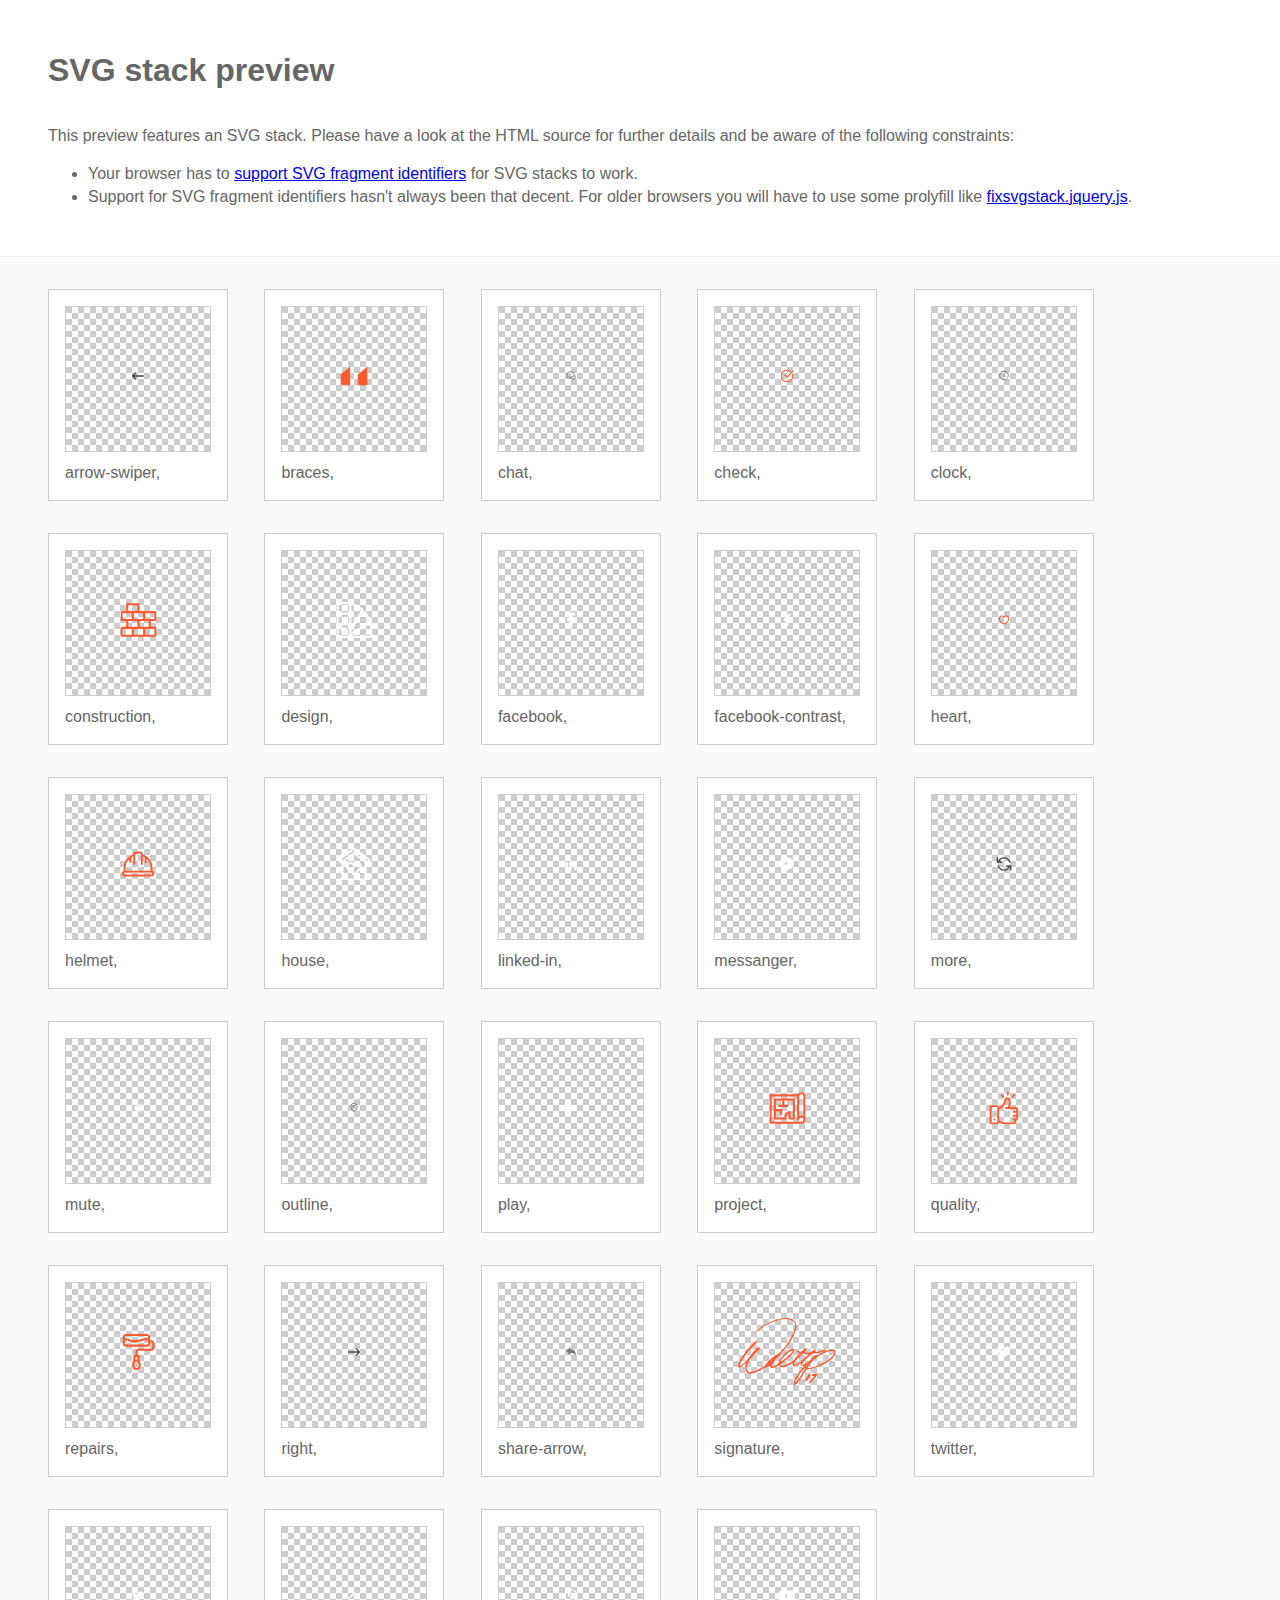
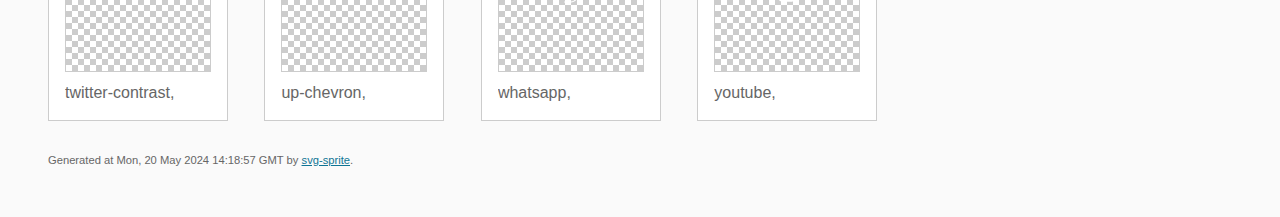
<file: img/svgsprite/stack/sprite.stack.html>
<!doctype html>
<html lang="en">
    <head>
        <meta charset="utf-8">
        <title>SVG stack preview | svg-sprite</title>
        <style>
            body {
                padding: 0;
                margin: 0;
                color: #666;
                background: #fafafa;
                font-family: Arial, Helvetica, sans-serif;
                font-size: 1em;
                line-height: 1.4;
            }

            header {
                display: block;
                padding: 3em 3em 2em;
                background-color: #fff;
            }

            header p {
                margin: 2em 0 0;
            }

            section {
                border-top: 1px solid #eee;
                padding: 2em 3em 0;
            }

            section ul {
                margin: 0;
                padding: 0;
            }

            section li {
                display: inline-block;
                background-color: #fff;
                position: relative;
                margin: 0 2em 2em 0;
                vertical-align: top;
                border: 1px solid #ccc;
                padding: 1em 1em 3em;
                cursor: default;
            }

            .icon-box {
                margin: 0;
                width: 144px;
                height: 144px;
                position: relative;
                background: #ccc url("data:image/svg+xml,%3Csvg xmlns='http://www.w3.org/2000/svg' width='12' height='12'%3E%3Cpath fill='%23fff' d='M6 0h6v6H6zM0 6h6v6H0z'/%3E%3C/svg%3E") top left repeat;
                border: 1px solid #ccc;
                display: table-cell;
                vertical-align: middle;
                text-align: center;
            }

            .icon {
                display: inline-block;
            }

            h1 {
                margin-top: 0;
            }

            h2 {
                margin: 0;
                padding: 0;
                font-size: 1em;
                font-weight: 400;
                white-space: nowrap;
                overflow: hidden;
                text-overflow: ellipsis;
                position: absolute;
                left: 1em;
                right: 1em;
                bottom: 1em;
            }

            footer {
                display: block;
                margin: 0;
                padding: 0 3em 3em;
            }

            footer p {
                margin: 0;
                font-size: .7em;
            }

            footer a {
                color: #0f7595;
                margin-left: 0;
            }
        </style>

<!--
Sprite shape dimensions
====================================================================================================
You will need to set the sprite shape dimensions via CSS when you use them as stack SVGs, otherwise
they would become a huge 100% in size. You may use the following dimension classes for doing so.
They might well be outsourced to an external stylesheet of course.
-->

<style>
 .svg-arrow-swiper-dims { width: 24px; height: 24px; }
 .svg-braces-dims { width: 28px; height: 20px; }
 .svg-chat-dims { width: 16px; height: 17px; }
 .svg-check-dims { width: 20px; height: 20px; }
 .svg-clock-dims { width: 16px; height: 17px; }
 .svg-construction-dims { width: 53px; height: 52px; }
 .svg-design-dims { width: 53px; height: 52px; }
 .svg-facebook-dims { width: 24px; height: 24px; }
 .svg-facebook-contrast-dims { width: 20px; height: 20px; }
 .svg-heart-dims { width: 16px; height: 16px; }
 .svg-helmet-dims { width: 48px; height: 48px; }
 .svg-house-dims { width: 48px; height: 48px; }
 .svg-linked-in-dims { width: 20px; height: 20px; }
 .svg-messanger-dims { width: 24px; height: 24px; }
 .svg-more-dims { width: 24px; height: 24px; }
 .svg-mute-dims { width: 20px; height: 20px; }
 .svg-outline-dims { width: 16px; height: 17px; }
 .svg-play-dims { width: 19px; height: 22px; }
 .svg-project-dims { width: 53px; height: 52px; }
 .svg-quality-dims { width: 48px; height: 48px; }
 .svg-repairs-dims { width: 53px; height: 52px; }
 .svg-right-dims { width: 24px; height: 24px; }
 .svg-share-arrow-dims { width: 16px; height: 17px; }
 .svg-signature-dims { width: 100px; height: 68px; }
 .svg-twitter-dims { width: 24px; height: 24px; }
 .svg-twitter-contrast-dims { width: 20px; height: 20px; }
 .svg-up-chevron-dims { width: 24px; height: 24px; }
 .svg-whatsapp-dims { width: 24px; height: 24px; }
 .svg-youtube-dims { width: 24px; height: 24px; }
</style>

<!--
====================================================================================================
-->

    </head>
    <body>
        <header>
            <h1>SVG stack preview</h1>
            <p>This preview features an SVG stack. Please have a look at the HTML source for further details and be aware of the following constraints:</p>
            <ul>
                <li>Your browser has to <a href="https://caniuse.com/svg-fragment" target="_blank" rel="noopener noreferrer">support SVG fragment identifiers</a> for SVG stacks to work.</li>
                <li>Support for SVG fragment identifiers hasn't always been that decent. For older browsers you will have to use some prolyfill like <a href="https://github.com/preciousforever/SVG-Stacker/blob/master/fixsvgstack.jquery.js" target="_blank" rel="noopener noreferrer">fixsvgstack.jquery.js</a>.</li>
            </ul>
        </header>
        <section>

<!--
SVG stack
====================================================================================================
These SVG images make use of fragment identifiers (IDs) to reference certain portions of the
external sprite. By default, all shapes inside the sprite are hidden by CSS. The `:target` pseudo
selector is used to show the very shape that is referenced by the fragment identifier.
-->

            <ul>

             <li title="arrow-swiper">
                    <div class="icon-box">
                        <img src="svg/sprite.stack.svg#arrow-swiper" class="svg-arrow-swiper-dims" alt="arrow-swiper">
                    </div>
                    <h2>arrow-swiper, </h2>
                </li>
             <li title="braces">
                    <div class="icon-box">
                        <img src="svg/sprite.stack.svg#braces" class="svg-braces-dims" alt="braces">
                    </div>
                    <h2>braces, </h2>
                </li>
             <li title="chat">
                    <div class="icon-box">
                        <img src="svg/sprite.stack.svg#chat" class="svg-chat-dims" alt="chat">
                    </div>
                    <h2>chat, </h2>
                </li>
             <li title="check">
                    <div class="icon-box">
                        <img src="svg/sprite.stack.svg#check" class="svg-check-dims" alt="check">
                    </div>
                    <h2>check, </h2>
                </li>
             <li title="clock">
                    <div class="icon-box">
                        <img src="svg/sprite.stack.svg#clock" class="svg-clock-dims" alt="clock">
                    </div>
                    <h2>clock, </h2>
                </li>
             <li title="construction">
                    <div class="icon-box">
                        <img src="svg/sprite.stack.svg#construction" class="svg-construction-dims" alt="construction">
                    </div>
                    <h2>construction, </h2>
                </li>
             <li title="design">
                    <div class="icon-box">
                        <img src="svg/sprite.stack.svg#design" class="svg-design-dims" alt="design">
                    </div>
                    <h2>design, </h2>
                </li>
             <li title="facebook">
                    <div class="icon-box">
                        <img src="svg/sprite.stack.svg#facebook" class="svg-facebook-dims" alt="facebook">
                    </div>
                    <h2>facebook, </h2>
                </li>
             <li title="facebook-contrast">
                    <div class="icon-box">
                        <img src="svg/sprite.stack.svg#facebook-contrast" class="svg-facebook-contrast-dims" alt="facebook-contrast">
                    </div>
                    <h2>facebook-contrast, </h2>
                </li>
             <li title="heart">
                    <div class="icon-box">
                        <img src="svg/sprite.stack.svg#heart" class="svg-heart-dims" alt="heart">
                    </div>
                    <h2>heart, </h2>
                </li>
             <li title="helmet">
                    <div class="icon-box">
                        <img src="svg/sprite.stack.svg#helmet" class="svg-helmet-dims" alt="helmet">
                    </div>
                    <h2>helmet, </h2>
                </li>
             <li title="house">
                    <div class="icon-box">
                        <img src="svg/sprite.stack.svg#house" class="svg-house-dims" alt="house">
                    </div>
                    <h2>house, </h2>
                </li>
             <li title="linked-in">
                    <div class="icon-box">
                        <img src="svg/sprite.stack.svg#linked-in" class="svg-linked-in-dims" alt="linked-in">
                    </div>
                    <h2>linked-in, </h2>
                </li>
             <li title="messanger">
                    <div class="icon-box">
                        <img src="svg/sprite.stack.svg#messanger" class="svg-messanger-dims" alt="messanger">
                    </div>
                    <h2>messanger, </h2>
                </li>
             <li title="more">
                    <div class="icon-box">
                        <img src="svg/sprite.stack.svg#more" class="svg-more-dims" alt="more">
                    </div>
                    <h2>more, </h2>
                </li>
             <li title="mute">
                    <div class="icon-box">
                        <img src="svg/sprite.stack.svg#mute" class="svg-mute-dims" alt="mute">
                    </div>
                    <h2>mute, </h2>
                </li>
             <li title="outline">
                    <div class="icon-box">
                        <img src="svg/sprite.stack.svg#outline" class="svg-outline-dims" alt="outline">
                    </div>
                    <h2>outline, </h2>
                </li>
             <li title="play">
                    <div class="icon-box">
                        <img src="svg/sprite.stack.svg#play" class="svg-play-dims" alt="play">
                    </div>
                    <h2>play, </h2>
                </li>
             <li title="project">
                    <div class="icon-box">
                        <img src="svg/sprite.stack.svg#project" class="svg-project-dims" alt="project">
                    </div>
                    <h2>project, </h2>
                </li>
             <li title="quality">
                    <div class="icon-box">
                        <img src="svg/sprite.stack.svg#quality" class="svg-quality-dims" alt="quality">
                    </div>
                    <h2>quality, </h2>
                </li>
             <li title="repairs">
                    <div class="icon-box">
                        <img src="svg/sprite.stack.svg#repairs" class="svg-repairs-dims" alt="repairs">
                    </div>
                    <h2>repairs, </h2>
                </li>
             <li title="right">
                    <div class="icon-box">
                        <img src="svg/sprite.stack.svg#right" class="svg-right-dims" alt="right">
                    </div>
                    <h2>right, </h2>
                </li>
             <li title="share-arrow">
                    <div class="icon-box">
                        <img src="svg/sprite.stack.svg#share-arrow" class="svg-share-arrow-dims" alt="share-arrow">
                    </div>
                    <h2>share-arrow, </h2>
                </li>
             <li title="signature">
                    <div class="icon-box">
                        <img src="svg/sprite.stack.svg#signature" class="svg-signature-dims" alt="signature">
                    </div>
                    <h2>signature, </h2>
                </li>
             <li title="twitter">
                    <div class="icon-box">
                        <img src="svg/sprite.stack.svg#twitter" class="svg-twitter-dims" alt="twitter">
                    </div>
                    <h2>twitter, </h2>
                </li>
             <li title="twitter-contrast">
                    <div class="icon-box">
                        <img src="svg/sprite.stack.svg#twitter-contrast" class="svg-twitter-contrast-dims" alt="twitter-contrast">
                    </div>
                    <h2>twitter-contrast, </h2>
                </li>
             <li title="up-chevron">
                    <div class="icon-box">
                        <img src="svg/sprite.stack.svg#up-chevron" class="svg-up-chevron-dims" alt="up-chevron">
                    </div>
                    <h2>up-chevron, </h2>
                </li>
             <li title="whatsapp">
                    <div class="icon-box">
                        <img src="svg/sprite.stack.svg#whatsapp" class="svg-whatsapp-dims" alt="whatsapp">
                    </div>
                    <h2>whatsapp, </h2>
                </li>
             <li title="youtube">
                    <div class="icon-box">
                        <img src="svg/sprite.stack.svg#youtube" class="svg-youtube-dims" alt="youtube">
                    </div>
                    <h2>youtube, </h2>
                </li>
         </ul>

<!--
====================================================================================================
-->

        </section>
        <footer>
            <p>Generated at Mon, 20 May 2024 14:18:57 GMT by <a href="https://github.com/svg-sprite/svg-sprite" target="_blank" rel="noopener noreferrer">svg-sprite</a>.</p>
        </footer>
    </body>
</html>
</file>
